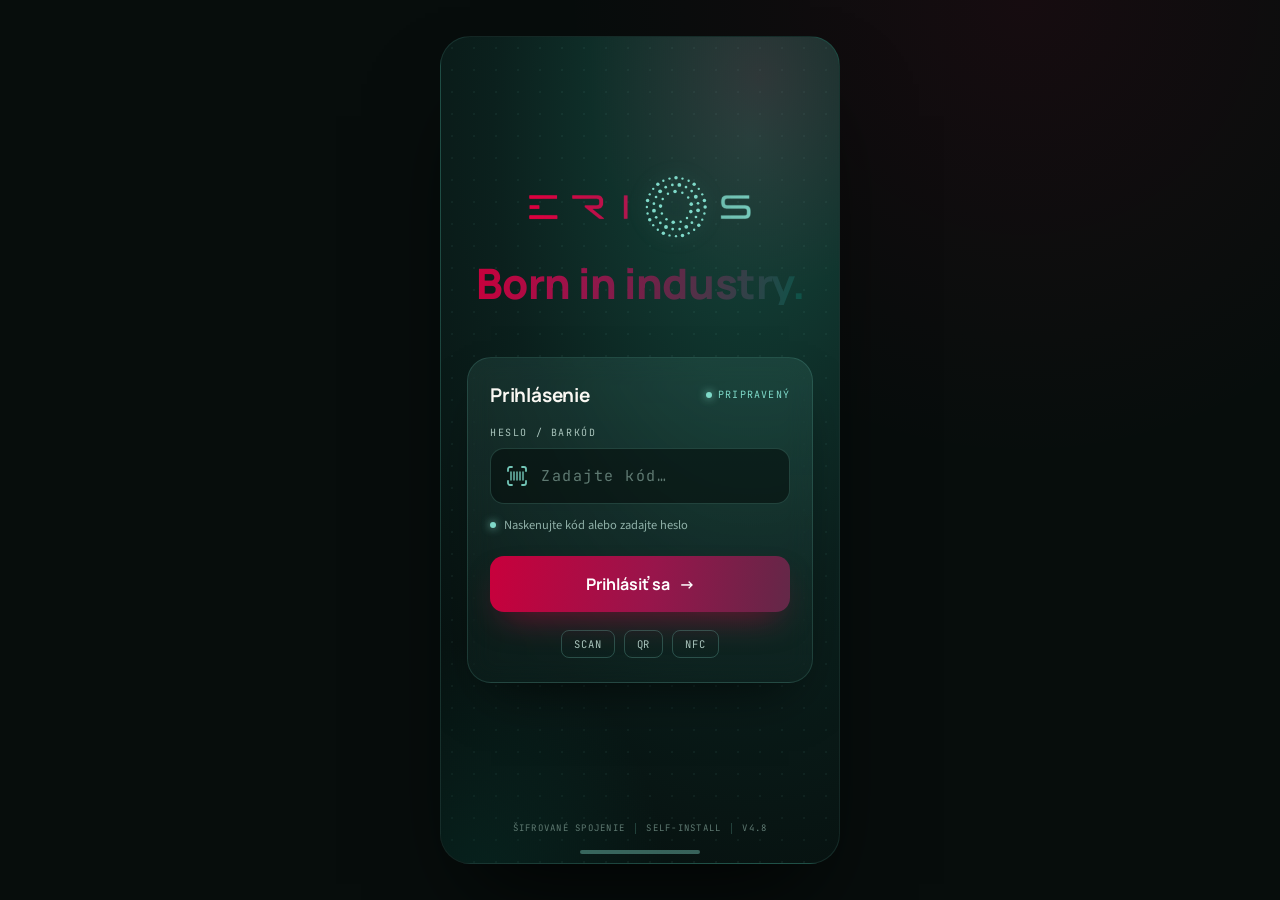
<file: app.html>
<!DOCTYPE html><html lang="sk"><head><meta charset="UTF-8">
<meta name="viewport" content="width=device-width, initial-scale=1.0, viewport-fit=cover, maximum-scale=1">
<meta name="theme-color" content="#0B201D"><meta name="apple-mobile-web-app-capable" content="yes">
<title>ERIOS — Prihlásenie</title><link rel="preconnect" href="https://fonts.googleapis.com"><link rel="preconnect" href="https://fonts.gstatic.com" crossorigin>
<link href="https://fonts.googleapis.com/css2?family=Manrope:wght@500;600;700;800&family=Source+Sans+3:wght@400;500;600&family=JetBrains+Mono:wght@400;500;700&display=swap" rel="stylesheet"><style>
:root{--crimson:#C8003C;--magenta:#98154B;--plum:#6C2448;--teal:#0C5448;--teal-ink:#0B201D;
  --paper:#FAF8F3;--ink:#0E211C;--teal-light:#7FD9C9;
  --grad:linear-gradient(100deg,var(--crimson) 0%,var(--magenta) 32%,var(--plum) 55%,var(--teal) 100%);
  --font-d:'Manrope',system-ui,sans-serif;--font-b:'Source Sans 3',system-ui,sans-serif;--font-m:'JetBrains Mono',ui-monospace,monospace}
*{margin:0;padding:0;box-sizing:border-box}

html,body{height:100%}
body{font-family:var(--font-b);color:var(--paper);background:#050b0a;-webkit-font-smoothing:antialiased}
#app{width:100%;min-height:100svh;overflow:hidden;
  padding-top:env(safe-area-inset-top);padding-bottom:env(safe-area-inset-bottom)}

#app{position:relative;display:flex;flex-direction:column;isolation:isolate;
  background:radial-gradient(130% 110% at 78% 12%,#15463c 0%,var(--teal-ink) 50%,#050b0a 100%)}
#app::before{content:"";position:absolute;inset:0;z-index:0;pointer-events:none;
  background:radial-gradient(72% 44% at 80% 5%,rgba(200,0,60,.15),transparent 60%),radial-gradient(82% 54% at 8% 105%,rgba(12,84,72,.32),transparent 60%),radial-gradient(rgba(127,217,201,.06) 1px,transparent 1.4px) 0 0/22px 22px}
#app::after{content:"";position:absolute;left:0;right:0;height:170px;z-index:5;pointer-events:none;top:-190px;opacity:0;
  background:linear-gradient(180deg,transparent,rgba(127,217,201,.20) 60%,rgba(127,217,201,.48));mix-blend-mode:screen}
#app.scanning::after{animation:sweep 1.25s cubic-bezier(.4,0,.2,1) infinite}
@keyframes sweep{0%{top:-190px;opacity:0}12%{opacity:1}88%{opacity:1}100%{top:106%;opacity:0}}

.statusbar{position:relative;z-index:6;display:flex;justify-content:space-between;align-items:center;padding:14px 24px 0;font-family:var(--font-m);font-size:11px;letter-spacing:.04em;color:#9fc3ba}
.statusbar .ind{display:flex;gap:4px;align-items:center}
.statusbar .ind i{width:4px;height:4px;border-radius:50%;background:var(--teal-light);opacity:.5}
.statusbar .ind i:nth-child(-n+3){opacity:1}
.batt{width:22px;height:11px;border:1px solid #6f938b;border-radius:3px;position:relative;display:inline-block;vertical-align:middle}
.batt::before{content:"";position:absolute;inset:2px;right:6px;background:var(--teal-light);border-radius:1px}
.batt::after{content:"";position:absolute;right:-3px;top:3px;width:2px;height:5px;background:#6f938b;border-radius:0 1px 1px 0}

.wrap{position:relative;z-index:6;flex:1;display:flex;flex-direction:column;justify-content:center;padding:18px 26px}
.group{display:flex;flex-direction:column;gap:clamp(34px,6vh,52px)}
.brand{display:flex;flex-direction:column;align-items:center}
.logo-live{display:flex;align-items:center;justify-content:center;height:clamp(50px,14vw,62px)}
.logo-live .eri{height:100%;width:auto;display:block}
.logo-live .s{height:100%;width:auto;display:block;margin-left:13px}
.logo-live .o-spin{height:100%;aspect-ratio:1;display:block;margin-left:15px;filter:drop-shadow(0 0 10px rgba(127,217,201,.25));transition:filter .3s}
.o-spin circle{fill:var(--teal-light)}
.o-spin .ring{transform-origin:50px 50px}
.o-spin .rA{animation:spin 42s linear infinite}.o-spin .rB{animation:spin 30s linear infinite reverse}.o-spin .rC{animation:spin 22s linear infinite}
@keyframes spin{to{transform:rotate(360deg)}}
#app.focused .o-spin{filter:drop-shadow(0 0 16px rgba(127,217,201,.55)) brightness(1.12)}
#app.scanning .o-spin .rA{animation-duration:6s}#app.scanning .o-spin .rC{animation-duration:4s}
#app.error .logo-live{animation:shake .42s cubic-bezier(.36,.07,.19,.97)}
@keyframes shake{10%,90%{transform:translateX(-2px)}20%,80%{transform:translateX(4px)}30%,50%,70%{transform:translateX(-6px)}40%,60%{transform:translateX(6px)}}

.born-grad{margin-top:24px;font-family:var(--font-d);font-weight:800;font-size:clamp(30px,9vw,42px);line-height:1.02;letter-spacing:-.01em;text-align:center;
  background:var(--grad);-webkit-background-clip:text;background-clip:text;color:transparent}

.card{background:linear-gradient(180deg,rgba(127,217,201,.10),rgba(127,217,201,.03));border:1px solid rgba(127,217,201,.16);border-radius:24px;padding:24px 22px;
  backdrop-filter:blur(12px);-webkit-backdrop-filter:blur(12px);box-shadow:0 26px 54px -24px rgba(0,0,0,.7)}
.card-head{display:flex;justify-content:space-between;align-items:center;margin-bottom:18px}
.card-head h2{font-family:var(--font-d);font-weight:700;font-size:19px;letter-spacing:-.01em}
.card-head .mode{font-family:var(--font-m);font-size:10px;letter-spacing:.12em;text-transform:uppercase;color:var(--teal-light);display:flex;align-items:center;gap:6px}
.mode .pip{width:6px;height:6px;border-radius:50%;background:var(--teal-light);box-shadow:0 0 8px var(--teal-light)}
.field-label{font-family:var(--font-m);font-size:10px;letter-spacing:.16em;text-transform:uppercase;color:#a9c4bc;margin-bottom:9px;display:block}
.field{position:relative;display:flex;align-items:center;gap:12px;background:rgba(5,11,10,.55);border:1.5px solid rgba(127,217,201,.2);border-radius:14px;padding:0 14px;height:56px;transition:border-color .2s,box-shadow .2s,background .2s}
#app.focused .field{border-color:var(--teal-light);box-shadow:0 0 0 4px rgba(127,217,201,.12);background:rgba(5,11,10,.7)}
#app.error .field{border-color:#ff476f;box-shadow:0 0 0 4px rgba(200,0,60,.16)}
.field .scan-ic{flex:0 0 auto;width:24px;height:24px;color:var(--teal-light);opacity:.9}
.field input{flex:1;background:none;border:0;outline:none;color:var(--paper);font-family:var(--font-m);font-size:15px;letter-spacing:.18em;height:100%}
.field input::placeholder{color:#5f7a72;letter-spacing:.1em}
.hint{display:flex;align-items:center;gap:8px;margin-top:12px;font-size:12.5px;color:#8fb0a8;min-height:16px;transition:color .2s}
.hint .pip{width:6px;height:6px;border-radius:50%;background:var(--teal-light);box-shadow:0 0 8px var(--teal-light);flex:0 0 auto}
#app.scanning .hint{color:var(--teal-light)}#app.error .hint{color:#ff7d9c}
#app.error .hint .pip{background:#ff476f;box-shadow:0 0 8px #ff476f}
.btn{margin-top:22px;width:100%;height:56px;border:0;cursor:pointer;border-radius:14px;background:var(--grad);background-size:170% 100%;color:#fff;font-family:var(--font-d);font-weight:700;font-size:16px;display:flex;align-items:center;justify-content:center;gap:9px;box-shadow:0 16px 34px -14px rgba(200,0,60,.6);transition:transform .16s,box-shadow .25s,background-position .4s}
.btn:hover{transform:translateY(-2px);background-position:100% 0;box-shadow:0 22px 44px -14px rgba(200,0,60,.7)}
.btn:active{transform:translateY(0)}
.btn .arr{transition:transform .2s}.btn:hover .arr{transform:translateX(4px)}
.methods{display:flex;align-items:center;justify-content:center;gap:9px;margin-top:18px}
.methods .key{font-family:var(--font-m);font-size:10.5px;letter-spacing:.08em;border:1px solid rgba(127,217,201,.25);border-radius:8px;padding:6px 12px;color:#a9c4bc}
.foot{position:relative;z-index:6;display:flex;align-items:center;justify-content:center;gap:10px;padding:0 26px 16px;font-family:var(--font-m);font-size:9px;letter-spacing:.14em;text-transform:uppercase;color:#5f7a72}
.foot .bar{width:1px;height:11px;background:rgba(127,217,201,.22)}
.homebar{position:relative;z-index:6;width:120px;height:4px;border-radius:99px;background:rgba(127,217,201,.4);margin:0 auto 9px}

/* on desktop, frame it to phone width so it's previewable there too */
@media (min-width:520px){
  body{display:grid;place-items:center;min-height:100vh;background:radial-gradient(60vw 60vw at 80% 0,rgba(200,0,60,.08),transparent 60%),#070d0c;padding:24px}
  #app{width:400px;min-height:auto;height:840px;max-height:92vh;border-radius:30px;border:1px solid rgba(127,217,201,.12);box-shadow:0 50px 90px -30px rgba(0,0,0,.8)}
}
</style></head>
<body><div id="app">
      <div class="wrap">
        <div class="group">
          <div class="brand">
            <div class="logo-live">
              <img class="eri" alt="ERI" src="[data-uri]">
              <svg class="o-spin" viewBox="0 0 100 100" aria-hidden="true">
  <g class="ring rA"><circle cx="97.00" cy="50.00" r="2.80"/><circle cx="95.82" cy="60.46" r="1.90"/><circle cx="92.35" cy="70.39" r="1.90"/><circle cx="86.75" cy="79.30" r="2.80"/><circle cx="79.30" cy="86.75" r="1.90"/><circle cx="70.39" cy="92.35" r="1.90"/><circle cx="60.46" cy="95.82" r="2.80"/><circle cx="50.00" cy="97.00" r="1.90"/><circle cx="39.54" cy="95.82" r="1.90"/><circle cx="29.61" cy="92.35" r="2.80"/><circle cx="20.70" cy="86.75" r="1.90"/><circle cx="13.25" cy="79.30" r="1.90"/><circle cx="7.65" cy="70.39" r="2.80"/><circle cx="4.18" cy="60.46" r="1.90"/><circle cx="3.00" cy="50.00" r="1.90"/><circle cx="4.18" cy="39.54" r="2.80"/><circle cx="7.65" cy="29.61" r="1.90"/><circle cx="13.25" cy="20.70" r="1.90"/><circle cx="20.70" cy="13.25" r="2.80"/><circle cx="29.61" cy="7.65" r="1.90"/><circle cx="39.54" cy="4.18" r="1.90"/><circle cx="50.00" cy="3.00" r="2.80"/><circle cx="60.46" cy="4.18" r="1.90"/><circle cx="70.39" cy="7.65" r="1.90"/><circle cx="79.30" cy="13.25" r="2.80"/><circle cx="86.75" cy="20.70" r="1.90"/><circle cx="92.35" cy="29.61" r="1.90"/><circle cx="95.82" cy="39.54" r="2.80"/></g>
  <g class="ring rB"><circle cx="85.60" cy="55.38" r="3.10"/><circle cx="82.19" cy="66.12" r="2.20"/><circle cx="75.64" cy="75.27" r="2.20"/><circle cx="66.57" cy="81.96" r="3.10"/><circle cx="55.88" cy="85.52" r="2.20"/><circle cx="44.62" cy="85.60" r="2.20"/><circle cx="33.88" cy="82.19" r="3.10"/><circle cx="24.73" cy="75.64" r="2.20"/><circle cx="18.04" cy="66.57" r="2.20"/><circle cx="14.48" cy="55.88" r="3.10"/><circle cx="14.40" cy="44.62" r="2.20"/><circle cx="17.81" cy="33.88" r="2.20"/><circle cx="24.36" cy="24.73" r="3.10"/><circle cx="33.43" cy="18.04" r="2.20"/><circle cx="44.12" cy="14.48" r="2.20"/><circle cx="55.38" cy="14.40" r="3.10"/><circle cx="66.12" cy="17.81" r="2.20"/><circle cx="75.27" cy="24.36" r="2.20"/><circle cx="81.96" cy="33.43" r="3.10"/><circle cx="85.52" cy="44.12" r="2.20"/></g>
  <g class="ring rC"><circle cx="73.88" cy="57.39" r="2.90"/><circle cx="67.71" cy="67.64" r="2.00"/><circle cx="57.49" cy="73.85" r="2.00"/><circle cx="45.54" cy="74.60" r="2.90"/><circle cx="34.62" cy="69.71" r="2.00"/><circle cx="27.22" cy="60.31" r="2.00"/><circle cx="25.04" cy="48.54" r="2.90"/><circle cx="28.58" cy="37.11" r="2.00"/><circle cx="37.02" cy="28.63" r="2.00"/><circle cx="48.44" cy="25.05" r="2.90"/><circle cx="60.21" cy="27.18" r="2.00"/><circle cx="69.65" cy="34.54" r="2.00"/><circle cx="74.58" cy="45.44" r="2.90"/></g>
</svg>
              <img class="s" alt="S" src="[data-uri]">
            </div>
            <h1 class="born-grad">Born in industry.</h1>
          </div>
          <div class="card">
            <div class="card-head"><h2>Prihlásenie</h2><span class="mode" id="mode"><span class="pip"></span>Pripravený</span></div>
            <label class="field-label" for="pw">Heslo / Barkód</label>
            <div class="field"><svg class="scan-ic" viewBox="0 0 24 24" fill="none" stroke="currentColor" stroke-width="1.8" stroke-linecap="round"><path d="M3 7V5a2 2 0 0 1 2-2h2M17 3h2a2 2 0 0 1 2 2v2M21 17v2a2 2 0 0 1-2 2h-2M7 21H5a2 2 0 0 1-2-2v-2"/><path d="M6 8v8M9 8v8M12 8v8M15 8v8M18 8v8" stroke-width="1.4"/></svg><input id="pw" type="password" placeholder="Zadajte kód…" autocomplete="off" spellcheck="false"></div>
            <div class="hint" id="hint"><span class="pip"></span><span id="hint-txt">Naskenujte kód alebo zadajte heslo</span></div>
            <button class="btn" id="loginBtn">Prihlásiť sa <span class="arr">→</span></button>
            <div class="methods"><span class="key">SCAN</span><span class="key">QR</span><span class="key">NFC</span></div>
          </div>
        </div>
      </div>
      <div class="foot"><span>Šifrované spojenie</span><span class="bar"></span><span>self-install</span><span class="bar"></span><span>v4.8</span></div><div class="homebar"></div></div><script>
const screen=document.getElementById('screen')||document.getElementById('app'),pw=document.getElementById('pw'),btn=document.getElementById('loginBtn'),mode=document.getElementById('mode'),hintTxt=document.getElementById('hint-txt');
const st={rest:{m:'Pripravený',h:'Naskenujte kód alebo zadajte heslo'},focused:{m:'Zadávanie',h:'Zadajte heslo alebo naskenujte kód zamestnanca'},scanning:{m:'Skenujem…',h:'Načítavam čiarový kód…'},error:{m:'Odmietnuté',h:'Neplatný kód alebo heslo — skúste znova'}};
const base=screen.className.split(' ')[0];
function set(s){screen.className=base+(s==='rest'?'':' '+s);mode.innerHTML='<span class="pip"></span>'+st[s].m;hintTxt.textContent=st[s].h;const d=document.querySelectorAll('.deck button');d.forEach(b=>b.classList.toggle('on',b.dataset.s===s));}
const deck=document.querySelectorAll('.deck button');deck.forEach(b=>b.addEventListener('click',()=>set(b.dataset.s)));
pw.addEventListener('focus',()=>set('focused'));pw.addEventListener('blur',()=>{if(!pw.value)set('rest')});
btn.addEventListener('click',()=>{set('scanning');setTimeout(()=>{if(pw.value.length>=4){mode.innerHTML='<span class="pip"></span>Vitajte';hintTxt.textContent='Prihlásenie úspešné';screen.className=base;}else set('error');},1400);});
</script></body></html>
</file>
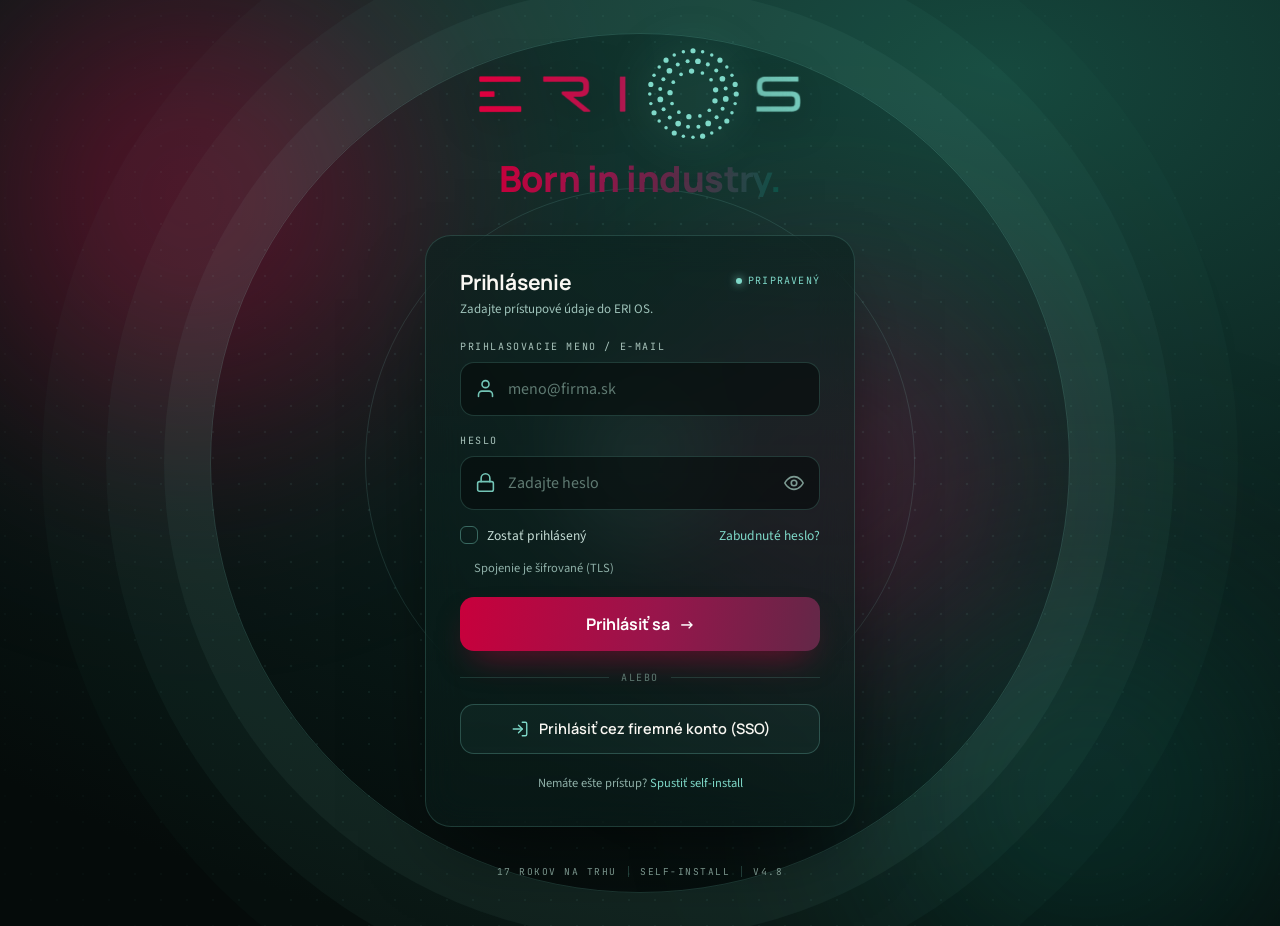
<file: eri-login.html>
<!DOCTYPE html><html lang="sk"><head><meta charset="UTF-8">
<meta name="viewport" content="width=device-width, initial-scale=1.0, viewport-fit=cover">
<title>ERI OS — Prihlásenie</title>
<meta name="description" content="Prihlásenie do systému ERI OS.">
<meta name="theme-color" content="#0B201D">
<!-- PWA -->
<link rel="manifest" href="[data-uri]">
<meta name="mobile-web-app-capable" content="yes">
<meta name="apple-mobile-web-app-capable" content="yes">
<meta name="apple-mobile-web-app-status-bar-style" content="black-translucent">
<meta name="apple-mobile-web-app-title" content="ERIOS">
<link rel="apple-touch-icon" href="[data-uri]">
<link rel="icon" href="[data-uri]">
<link rel="preconnect" href="https://fonts.googleapis.com"><link rel="preconnect" href="https://fonts.gstatic.com" crossorigin>
<link href="https://fonts.googleapis.com/css2?family=Manrope:wght@500;600;700;800&family=Source+Sans+3:ital,wght@0,400;0,500;0,600;1,400&family=JetBrains+Mono:wght@400;500;700&display=swap" rel="stylesheet">
<style>
:root{--crimson:#C8003C;--magenta:#98154B;--plum:#6C2448;--teal:#0C5448;--teal-ink:#0B201D;
  --paper:#FAF8F3;--ink:#0E211C;--teal-light:#7FD9C9;
  --grad:linear-gradient(100deg,var(--crimson) 0%,var(--magenta) 32%,var(--plum) 55%,var(--teal) 100%);
  --font-d:'Manrope',system-ui,sans-serif;--font-b:'Source Sans 3',system-ui,sans-serif;--font-m:'JetBrains Mono',ui-monospace,monospace}
*{margin:0;padding:0;box-sizing:border-box}
html,body{min-height:100%}
body{font-family:var(--font-b);color:var(--paper);background:#050b0a;-webkit-font-smoothing:antialiased}

#app{position:relative;min-height:100svh;overflow:hidden;isolation:isolate;display:flex;align-items:center;justify-content:center;
  padding:clamp(20px,5vw,48px);
  padding-top:max(clamp(20px,5vw,48px),env(safe-area-inset-top));
  padding-bottom:max(clamp(20px,5vw,48px),env(safe-area-inset-bottom));
  padding-left:max(clamp(20px,5vw,48px),env(safe-area-inset-left));
  padding-right:max(clamp(20px,5vw,48px),env(safe-area-inset-right));
  background:radial-gradient(120% 100% at 78% 8%,#15463c 0%,var(--teal-ink) 52%,#050b0a 100%)}

/* ===== živé pozadie: pulzujúce "oko" (prevzaté zo sekcie Born in industry) ===== */
.bg{position:absolute;inset:0;z-index:0;overflow:hidden;pointer-events:none}
.bg .blob{position:absolute;border-radius:50%;filter:blur(90px);opacity:.5;mix-blend-mode:screen;will-change:transform}
.bg .b1{width:54vw;height:54vw;background:radial-gradient(circle,var(--crimson),transparent 68%);top:-16%;left:-12%;animation:blobA 19s ease-in-out infinite}
.bg .b2{width:50vw;height:50vw;background:radial-gradient(circle,var(--teal),transparent 68%);bottom:-20%;right:-10%;animation:blobB 23s ease-in-out infinite}
.bg .b3{width:42vw;height:42vw;background:radial-gradient(circle,var(--magenta),transparent 70%);top:22%;left:44%;animation:blobC 27s ease-in-out infinite}
.bg .dots{position:absolute;inset:-25%;background-image:radial-gradient(rgba(127,217,201,.22) 1.3px,transparent 1.6px);background-size:26px 26px;opacity:.5;
  animation:dotsDrift 26s linear infinite;
  -webkit-mask-image:radial-gradient(circle at 50% 50%,#000 10%,transparent 72%);mask-image:radial-gradient(circle at 50% 50%,#000 10%,transparent 72%)}
/* oko — sústredné pulzujúce krúžky + jemná zrenička */
.eye{position:absolute;top:50%;left:50%;width:min(88vw,860px);aspect-ratio:1;transform:translate(-50%,-50%);border-radius:50%;
  border:1px solid rgba(127,217,201,.20);
  box-shadow:0 0 0 46px rgba(127,217,201,.055),0 0 0 104px rgba(127,217,201,.035),0 0 0 168px rgba(127,217,201,.02);
  animation:eyePulse 6s ease-in-out infinite}
.eye::before{content:"";position:absolute;inset:18%;border-radius:50%;border:1px solid rgba(127,217,201,.14);
  animation:eyePulse 6s ease-in-out infinite reverse}
.eye::after{content:"";position:absolute;inset:36%;border-radius:50%;
  background:radial-gradient(circle,rgba(127,217,201,.16),rgba(127,217,201,.04) 55%,transparent 72%);
  animation:pupil 6s ease-in-out infinite}

@keyframes blobA{0%,100%{transform:translate(0,0) scale(1)}50%{transform:translate(8vw,5vw) scale(1.12)}}
@keyframes blobB{0%,100%{transform:translate(0,0) scale(1)}50%{transform:translate(-7vw,-4vw) scale(1.15)}}
@keyframes blobC{0%,100%{transform:translate(0,0) scale(1)}33%{transform:translate(-6vw,4vw) scale(1.1)}66%{transform:translate(5vw,-5vw) scale(.92)}}
@keyframes dotsDrift{to{transform:translate(26px,26px)}}
@keyframes eyePulse{0%,100%{opacity:.6;transform:translate(-50%,-50%) scale(1)}50%{opacity:1;transform:translate(-50%,-50%) scale(1.045)}}
@keyframes pupil{0%,100%{opacity:.7;transform:scale(1)}50%{opacity:1;transform:scale(1.12)}}

/* centered column */
.shell{position:relative;z-index:6;width:100%;max-width:430px;display:flex;flex-direction:column;align-items:center;gap:clamp(24px,4.5vh,38px)}

/* brand — väčšie, výraznejšie logo */
.brand{display:flex;flex-direction:column;align-items:center;gap:20px;text-align:center;
  opacity:0;animation:rise .8s .06s cubic-bezier(.2,.7,.2,1) forwards}
.logo-live{display:flex;align-items:center;justify-content:center;height:clamp(62px,18vw,92px)}
.logo-live .eri{height:100%;width:auto;display:block;filter:drop-shadow(0 6px 22px rgba(0,0,0,.45))}
.logo-live .s{height:100%;width:auto;display:block;margin-left:16px;filter:drop-shadow(0 6px 22px rgba(0,0,0,.45))}
.logo-live .o-spin{height:100%;aspect-ratio:1;display:block;margin-left:18px;filter:drop-shadow(0 0 22px rgba(127,217,201,.55))}
.o-spin circle{fill:var(--teal-light)}.o-spin .ring{transform-origin:50px 50px}
.o-spin .rA{animation:spin 42s linear infinite}.o-spin .rB{animation:spin 30s linear infinite reverse}.o-spin .rC{animation:spin 22s linear infinite}
.born-grad{font-family:var(--font-d);font-weight:800;font-size:clamp(27px,7.5vw,36px);line-height:1.04;letter-spacing:-.015em;
  background:var(--grad);-webkit-background-clip:text;background-clip:text;color:transparent}

/* card */
.card{width:100%;background:linear-gradient(180deg,rgba(11,32,29,.62),rgba(11,32,29,.46));
  border:1px solid rgba(127,217,201,.18);border-radius:26px;padding:clamp(24px,6vw,34px);
  backdrop-filter:blur(18px) saturate(1.1);-webkit-backdrop-filter:blur(18px) saturate(1.1);box-shadow:0 34px 80px -30px rgba(0,0,0,.8);
  opacity:0;animation:rise .8s .18s cubic-bezier(.2,.7,.2,1) forwards}
.card-head{display:flex;justify-content:space-between;align-items:flex-start;margin-bottom:22px;gap:14px}
.card-head h1{font-family:var(--font-d);font-weight:700;font-size:21px;letter-spacing:-.01em;line-height:1.15}
.card-head .sub{font-size:13px;color:#9fc3ba;margin-top:5px}
.mode{font-family:var(--font-m);font-size:10px;letter-spacing:.12em;text-transform:uppercase;color:var(--teal-light);
  display:flex;align-items:center;gap:6px;white-space:nowrap;padding-top:4px}
.mode .pip{width:6px;height:6px;border-radius:50%;background:var(--teal-light);box-shadow:0 0 8px var(--teal-light)}

.field-label{font-family:var(--font-m);font-size:10px;letter-spacing:.16em;text-transform:uppercase;color:#a9c4bc;margin:18px 0 9px;display:block}
.field-label:first-of-type{margin-top:0}
.field{position:relative;display:flex;align-items:center;gap:12px;background:rgba(5,11,10,.6);
  border:1.5px solid rgba(127,217,201,.2);border-radius:14px;padding:0 14px;height:54px;
  transition:border-color .2s,box-shadow .2s,background .2s}
.field.on{border-color:var(--teal-light);box-shadow:0 0 0 4px rgba(127,217,201,.12);background:rgba(5,11,10,.78)}
#app.error .field{border-color:#ff476f;box-shadow:0 0 0 4px rgba(200,0,60,.16)}
.field .ic{flex:0 0 auto;width:21px;height:21px;color:var(--teal-light);opacity:.9}
.field input{flex:1;min-width:0;background:none;border:0;outline:none;color:var(--paper);font-family:var(--font-b);font-size:16px;height:100%}
.field input::placeholder{color:#5f7a72}
.field .eye-t{flex:0 0 auto;width:22px;height:22px;color:#7c9a92;cursor:pointer;transition:color .2s}
.field .eye-t:hover{color:var(--teal-light)}

.row{display:flex;align-items:center;justify-content:space-between;margin-top:16px;gap:10px}
.remember{display:flex;align-items:center;gap:9px;cursor:pointer;font-size:13.5px;color:#c6ddd6;user-select:none}
.box{width:18px;height:18px;border-radius:6px;border:1.5px solid rgba(127,217,201,.4);display:grid;place-items:center;transition:.18s;flex:0 0 auto}
.remember input{display:none}
.remember input:checked + .box{background:var(--grad);border-color:transparent}
.box svg{width:11px;height:11px;color:#fff;opacity:0;transition:.18s;transform:scale(.6)}
.remember input:checked + .box svg{opacity:1;transform:scale(1)}
.forgot{font-size:13.5px;color:var(--teal-light);text-decoration:none;transition:.2s}
.forgot:hover{text-decoration:underline;text-underline-offset:3px}

.hint{display:flex;align-items:center;gap:8px;margin-top:14px;min-height:16px;font-size:12.5px;color:#8fb0a8;transition:color .2s}
.hint .pip{width:6px;height:6px;border-radius:50%;background:var(--teal-light);box-shadow:0 0 8px var(--teal-light);flex:0 0 auto;opacity:0;transition:.2s}
#app.scanning .hint{color:var(--teal-light)}#app.scanning .hint .pip{opacity:1}
#app.error .hint{color:#ff7d9c}#app.error .hint .pip{opacity:1;background:#ff476f;box-shadow:0 0 8px #ff476f}

.btn{margin-top:20px;width:100%;height:54px;border:0;cursor:pointer;border-radius:14px;background:var(--grad);background-size:170% 100%;
  color:#fff;font-family:var(--font-d);font-weight:700;font-size:16px;display:flex;align-items:center;justify-content:center;gap:9px;
  box-shadow:0 16px 34px -14px rgba(200,0,60,.6);transition:transform .16s,box-shadow .25s,background-position .4s}
.btn:hover{transform:translateY(-2px);background-position:100% 0;box-shadow:0 22px 44px -14px rgba(200,0,60,.7)}
.btn:active{transform:translateY(0)}
.btn .arr{transition:transform .2s}.btn:hover .arr{transform:translateX(4px)}
#app.scanning .btn{pointer-events:none;opacity:.85}

.divider{display:flex;align-items:center;gap:12px;margin:20px 0;color:#5f7a72;font-family:var(--font-m);font-size:10px;letter-spacing:.16em;text-transform:uppercase}
.divider::before,.divider::after{content:"";flex:1;height:1px;background:rgba(127,217,201,.16)}
.btn-sso{width:100%;height:50px;border:1px solid rgba(127,217,201,.25);background:rgba(127,217,201,.05);cursor:pointer;border-radius:14px;
  color:var(--paper);font-family:var(--font-d);font-weight:600;font-size:14.5px;display:flex;align-items:center;justify-content:center;gap:10px;
  transition:border-color .2s,background .2s,transform .16s}
.btn-sso:hover{border-color:var(--teal-light);background:rgba(127,217,201,.1);transform:translateY(-1px)}
.btn-sso svg{width:18px;height:18px;color:var(--teal-light)}

.note{margin-top:20px;text-align:center;font-size:12.5px;color:#8fb0a8}
.note a{color:var(--teal-light);text-decoration:none}.note a:hover{text-decoration:underline;text-underline-offset:3px}

.foot{display:flex;align-items:center;justify-content:center;gap:11px;font-family:var(--font-m);font-size:9.5px;letter-spacing:.16em;text-transform:uppercase;color:#7a958c;
  opacity:0;animation:rise .8s .34s cubic-bezier(.2,.7,.2,1) forwards}
.foot .bar{width:1px;height:11px;background:rgba(127,217,201,.22)}

@keyframes spin{to{transform:rotate(360deg)}}
@keyframes rise{from{opacity:0;transform:translateY(14px)}to{opacity:1;transform:none}}
#app.error .card{animation:shake .42s cubic-bezier(.36,.07,.19,.97)}
@keyframes shake{10%,90%{transform:translateX(-2px)}20%,80%{transform:translateX(4px)}30%,50%,70%{transform:translateX(-6px)}40%,60%{transform:translateX(6px)}}
@media (prefers-reduced-motion:reduce){*{animation:none!important}.brand,.card,.foot{opacity:1}.eye{opacity:.8}}

@media (max-width:380px){
  .card{padding:22px 18px;border-radius:22px}
  .card-head h1{font-size:19px}
  .born-grad{font-size:24px}
}
@media (display-mode:standalone){
  #app{padding-top:max(34px,env(safe-area-inset-top))}
}
</style></head>
<body><div id="app">

  <div class="bg" aria-hidden="true">
    <span class="eye"></span>
    <span class="dots"></span>
    <span class="blob b1"></span>
    <span class="blob b2"></span>
    <span class="blob b3"></span>
  </div>

  <div class="shell">

    <div class="brand">
      <div class="logo-live">
        <img class="eri" alt="ERI" src="[data-uri]">
        <svg class="o-spin" viewBox="0 0 100 100" aria-hidden="true">
  <g class="ring rA"><circle cx="97.00" cy="50.00" r="2.80"/><circle cx="95.82" cy="60.46" r="1.90"/><circle cx="92.35" cy="70.39" r="1.90"/><circle cx="86.75" cy="79.30" r="2.80"/><circle cx="79.30" cy="86.75" r="1.90"/><circle cx="70.39" cy="92.35" r="1.90"/><circle cx="60.46" cy="95.82" r="2.80"/><circle cx="50.00" cy="97.00" r="1.90"/><circle cx="39.54" cy="95.82" r="1.90"/><circle cx="29.61" cy="92.35" r="2.80"/><circle cx="20.70" cy="86.75" r="1.90"/><circle cx="13.25" cy="79.30" r="1.90"/><circle cx="7.65" cy="70.39" r="2.80"/><circle cx="4.18" cy="60.46" r="1.90"/><circle cx="3.00" cy="50.00" r="1.90"/><circle cx="4.18" cy="39.54" r="2.80"/><circle cx="7.65" cy="29.61" r="1.90"/><circle cx="13.25" cy="20.70" r="1.90"/><circle cx="20.70" cy="13.25" r="2.80"/><circle cx="29.61" cy="7.65" r="1.90"/><circle cx="39.54" cy="4.18" r="1.90"/><circle cx="50.00" cy="3.00" r="2.80"/><circle cx="60.46" cy="4.18" r="1.90"/><circle cx="70.39" cy="7.65" r="1.90"/><circle cx="79.30" cy="13.25" r="2.80"/><circle cx="86.75" cy="20.70" r="1.90"/><circle cx="92.35" cy="29.61" r="1.90"/><circle cx="95.82" cy="39.54" r="2.80"/></g>
  <g class="ring rB"><circle cx="85.60" cy="55.38" r="3.10"/><circle cx="82.19" cy="66.12" r="2.20"/><circle cx="75.64" cy="75.27" r="2.20"/><circle cx="66.57" cy="81.96" r="3.10"/><circle cx="55.88" cy="85.52" r="2.20"/><circle cx="44.62" cy="85.60" r="2.20"/><circle cx="33.88" cy="82.19" r="3.10"/><circle cx="24.73" cy="75.64" r="2.20"/><circle cx="18.04" cy="66.57" r="2.20"/><circle cx="14.48" cy="55.88" r="3.10"/><circle cx="14.40" cy="44.62" r="2.20"/><circle cx="17.81" cy="33.88" r="2.20"/><circle cx="24.36" cy="24.73" r="3.10"/><circle cx="33.43" cy="18.04" r="2.20"/><circle cx="44.12" cy="14.48" r="2.20"/><circle cx="55.38" cy="14.40" r="3.10"/><circle cx="66.12" cy="17.81" r="2.20"/><circle cx="75.27" cy="24.36" r="2.20"/><circle cx="81.96" cy="33.43" r="3.10"/><circle cx="85.52" cy="44.12" r="2.20"/></g>
  <g class="ring rC"><circle cx="73.88" cy="57.39" r="2.90"/><circle cx="67.71" cy="67.64" r="2.00"/><circle cx="57.49" cy="73.85" r="2.00"/><circle cx="45.54" cy="74.60" r="2.90"/><circle cx="34.62" cy="69.71" r="2.00"/><circle cx="27.22" cy="60.31" r="2.00"/><circle cx="25.04" cy="48.54" r="2.90"/><circle cx="28.58" cy="37.11" r="2.00"/><circle cx="37.02" cy="28.63" r="2.00"/><circle cx="48.44" cy="25.05" r="2.90"/><circle cx="60.21" cy="27.18" r="2.00"/><circle cx="69.65" cy="34.54" r="2.00"/><circle cx="74.58" cy="45.44" r="2.90"/></g>
</svg>
        <img class="s" alt="S" src="[data-uri]">
      </div>
      <h1 class="born-grad">Born in industry.</h1>
    </div>

    <div class="card">
      <div class="card-head">
        <div>
          <h1>Prihlásenie</h1>
          <p class="sub">Zadajte prístupové údaje do ERI OS.</p>
        </div>
        <span class="mode" id="mode"><span class="pip"></span>Pripravený</span>
      </div>

      <label class="field-label" for="user">Prihlasovacie meno / e-mail</label>
      <div class="field" id="f-user">
        <svg class="ic" viewBox="0 0 24 24" fill="none" stroke="currentColor" stroke-width="1.8" stroke-linecap="round" stroke-linejoin="round"><path d="M20 21v-2a4 4 0 0 0-4-4H8a4 4 0 0 0-4 4v2"/><circle cx="12" cy="7" r="4"/></svg>
        <input id="user" type="text" inputmode="email" placeholder="meno@firma.sk" autocomplete="username" spellcheck="false">
      </div>

      <label class="field-label" for="pw">Heslo</label>
      <div class="field" id="f-pw">
        <svg class="ic" viewBox="0 0 24 24" fill="none" stroke="currentColor" stroke-width="1.8" stroke-linecap="round" stroke-linejoin="round"><rect x="3" y="11" width="18" height="11" rx="2"/><path d="M7 11V7a5 5 0 0 1 10 0v4"/></svg>
        <input id="pw" type="password" placeholder="Zadajte heslo" autocomplete="current-password" spellcheck="false">
        <svg class="eye-t" id="eye" viewBox="0 0 24 24" fill="none" stroke="currentColor" stroke-width="1.8" stroke-linecap="round" stroke-linejoin="round"><path d="M2 12s3.5-7 10-7 10 7 10 7-3.5 7-10 7-10-7-10-7Z"/><circle cx="12" cy="12" r="3"/></svg>
      </div>

      <div class="row">
        <label class="remember"><input type="checkbox" id="remember"><span class="box"><svg viewBox="0 0 24 24" fill="none" stroke="currentColor" stroke-width="3" stroke-linecap="round" stroke-linejoin="round"><path d="M20 6 9 17l-5-5"/></svg></span>Zostať prihlásený</label>
        <a class="forgot" href="#" id="forgot">Zabudnuté heslo?</a>
      </div>

      <div class="hint" id="hint"><span class="pip"></span><span id="hint-txt">Spojenie je šifrované (TLS)</span></div>

      <button class="btn" id="loginBtn">Prihlásiť sa <span class="arr">&rarr;</span></button>

      <div class="divider">alebo</div>

      <button class="btn-sso" id="ssoBtn">
        <svg viewBox="0 0 24 24" fill="none" stroke="currentColor" stroke-width="1.8" stroke-linecap="round" stroke-linejoin="round"><path d="M15 3h4a2 2 0 0 1 2 2v14a2 2 0 0 1-2 2h-4"/><path d="m10 17 5-5-5-5"/><path d="M15 12H3"/></svg>
        Prihlásiť cez firemné konto (SSO)
      </button>

      <p class="note">Nemáte ešte prístup? <a href="#" id="install">Spustiť self-install</a></p>
    </div>

    <div class="foot"><span>17 rokov na trhu</span><span class="bar"></span><span>self-install</span><span class="bar"></span><span>v4.8</span></div>

  </div>
</div>
<script>
const app=document.getElementById('app'),user=document.getElementById('user'),pw=document.getElementById('pw'),
  btn=document.getElementById('loginBtn'),mode=document.getElementById('mode'),hintTxt=document.getElementById('hint-txt'),
  fUser=document.getElementById('f-user'),fPw=document.getElementById('f-pw'),eye=document.getElementById('eye');

const st={
  rest:{m:'Pripravený',h:'Spojenie je šifrované (TLS)'},
  focused:{m:'Zadávanie',h:'Zadajte prihlasovacie údaje'},
  scanning:{m:'Overujem…',h:'Overujem prístupové údaje…'},
  error:{m:'Odmietnuté',h:'Nesprávne meno alebo heslo — skúste znova'}
};
function set(s){app.className=(s==='rest'?'':s);mode.innerHTML='<span class="pip"></span>'+st[s].m;hintTxt.textContent=st[s].h;}

[ [user,fUser],[pw,fPw] ].forEach(([inp,box])=>{
  inp.addEventListener('focus',()=>{box.classList.add('on');if(!app.className)set('focused');});
  inp.addEventListener('blur',()=>{box.classList.remove('on');if(!user.value&&!pw.value)set('rest');});
});

eye.addEventListener('click',()=>{
  const show=pw.type==='password';pw.type=show?'text':'password';
  eye.style.color=show?'var(--teal-light)':'';
});

function attempt(){
  set('scanning');
  setTimeout(()=>{
    if(user.value.trim().length>=4 && pw.value.length>=4){
      mode.innerHTML='<span class="pip"></span>Vitajte';hintTxt.textContent='Prihlásenie úspešné — presmerúvam…';app.className='';
    } else { set('error'); }
  },1300);
}
btn.addEventListener('click',attempt);
[user,pw].forEach(i=>i.addEventListener('keydown',e=>{if(e.key==='Enter')attempt();}));

document.getElementById('ssoBtn').addEventListener('click',()=>{set('scanning');hintTxt.textContent='Presmerúvam na firemné konto…';});
document.getElementById('forgot').addEventListener('click',e=>{e.preventDefault();hintTxt.textContent='Odkaz na obnovu hesla bol odoslaný na e-mail.';});
document.getElementById('install').addEventListener('click',e=>e.preventDefault());
</script></body></html>
</file>
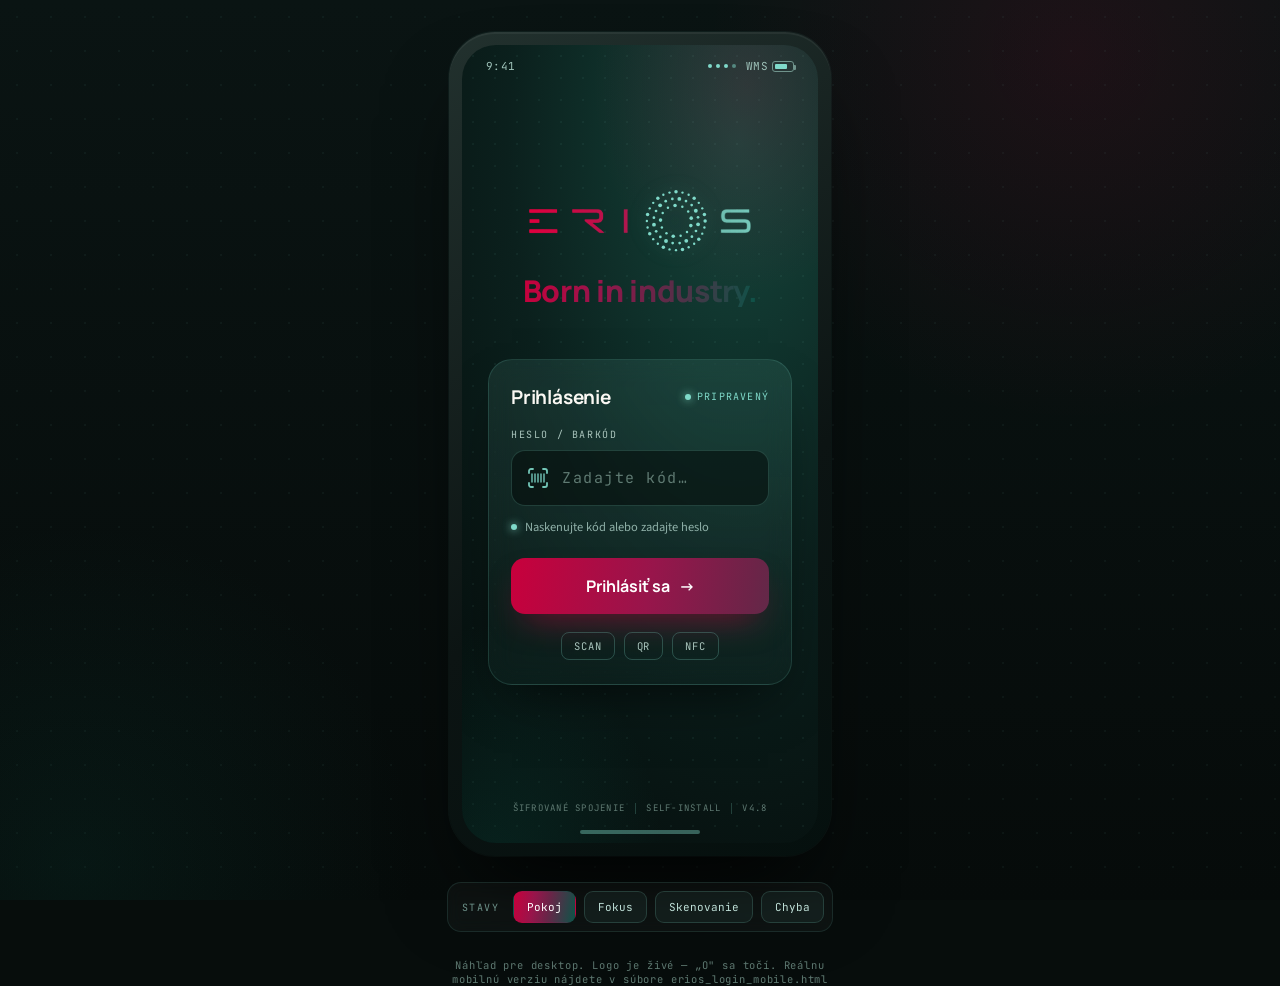
<file: login.html>
<!DOCTYPE html><html lang="sk"><head><meta charset="UTF-8"><meta name="viewport" content="width=device-width, initial-scale=1.0">
<title>ERIOS — Prihlásenie (náhľad)</title><link rel="preconnect" href="https://fonts.googleapis.com"><link rel="preconnect" href="https://fonts.gstatic.com" crossorigin>
<link href="https://fonts.googleapis.com/css2?family=Manrope:wght@500;600;700;800&family=Source+Sans+3:wght@400;500;600&family=JetBrains+Mono:wght@400;500;700&display=swap" rel="stylesheet"><style>
:root{--crimson:#C8003C;--magenta:#98154B;--plum:#6C2448;--teal:#0C5448;--teal-ink:#0B201D;
  --paper:#FAF8F3;--ink:#0E211C;--teal-light:#7FD9C9;
  --grad:linear-gradient(100deg,var(--crimson) 0%,var(--magenta) 32%,var(--plum) 55%,var(--teal) 100%);
  --font-d:'Manrope',system-ui,sans-serif;--font-b:'Source Sans 3',system-ui,sans-serif;--font-m:'JetBrains Mono',ui-monospace,monospace}
*{margin:0;padding:0;box-sizing:border-box}

html,body{height:100%}
body{font-family:var(--font-b);background:#070d0c;color:var(--paper);min-height:100vh;display:grid;place-items:center;padding:32px 16px;-webkit-font-smoothing:antialiased}
body::before{content:"";position:fixed;inset:0;z-index:0;pointer-events:none;background:radial-gradient(48vw 48vw at 84% 6%,rgba(200,0,60,.10),transparent 60%),radial-gradient(44vw 44vw at 6% 96%,rgba(12,84,72,.16),transparent 60%),radial-gradient(rgba(127,217,201,.05) 1px,transparent 1.5px) 0 0/34px 34px,linear-gradient(180deg,#0a1413,#060b0a)}
.stage{position:relative;z-index:1;display:flex;flex-direction:column;align-items:center;gap:26px;width:100%}
.device{position:relative;width:382px;max-width:100%;aspect-ratio:382/824;border-radius:46px;padding:13px;background:linear-gradient(150deg,#22312e,#0c1413 60%,#05100e);box-shadow:0 2px 0 rgba(255,255,255,.05) inset,0 50px 90px -30px rgba(0,0,0,.85),0 0 0 1px rgba(127,217,201,.06)}
.screen{height:100%;width:100%;border-radius:34px;overflow:hidden}

.screen{position:relative;display:flex;flex-direction:column;isolation:isolate;
  background:radial-gradient(130% 110% at 78% 12%,#15463c 0%,var(--teal-ink) 50%,#050b0a 100%)}
.screen::before{content:"";position:absolute;inset:0;z-index:0;pointer-events:none;
  background:radial-gradient(72% 44% at 80% 5%,rgba(200,0,60,.15),transparent 60%),radial-gradient(82% 54% at 8% 105%,rgba(12,84,72,.32),transparent 60%),radial-gradient(rgba(127,217,201,.06) 1px,transparent 1.4px) 0 0/22px 22px}
.screen::after{content:"";position:absolute;left:0;right:0;height:170px;z-index:5;pointer-events:none;top:-190px;opacity:0;
  background:linear-gradient(180deg,transparent,rgba(127,217,201,.20) 60%,rgba(127,217,201,.48));mix-blend-mode:screen}
.screen.scanning::after{animation:sweep 1.25s cubic-bezier(.4,0,.2,1) infinite}
@keyframes sweep{0%{top:-190px;opacity:0}12%{opacity:1}88%{opacity:1}100%{top:106%;opacity:0}}

.statusbar{position:relative;z-index:6;display:flex;justify-content:space-between;align-items:center;padding:14px 24px 0;font-family:var(--font-m);font-size:11px;letter-spacing:.04em;color:#9fc3ba}
.statusbar .ind{display:flex;gap:4px;align-items:center}
.statusbar .ind i{width:4px;height:4px;border-radius:50%;background:var(--teal-light);opacity:.5}
.statusbar .ind i:nth-child(-n+3){opacity:1}
.batt{width:22px;height:11px;border:1px solid #6f938b;border-radius:3px;position:relative;display:inline-block;vertical-align:middle}
.batt::before{content:"";position:absolute;inset:2px;right:6px;background:var(--teal-light);border-radius:1px}
.batt::after{content:"";position:absolute;right:-3px;top:3px;width:2px;height:5px;background:#6f938b;border-radius:0 1px 1px 0}

.wrap{position:relative;z-index:6;flex:1;display:flex;flex-direction:column;justify-content:center;padding:18px 26px}
.group{display:flex;flex-direction:column;gap:clamp(34px,6vh,52px)}
.brand{display:flex;flex-direction:column;align-items:center}
.logo-live{display:flex;align-items:center;justify-content:center;height:clamp(50px,14vw,62px)}
.logo-live .eri{height:100%;width:auto;display:block}
.logo-live .s{height:100%;width:auto;display:block;margin-left:13px}
.logo-live .o-spin{height:100%;aspect-ratio:1;display:block;margin-left:15px;filter:drop-shadow(0 0 10px rgba(127,217,201,.25));transition:filter .3s}
.o-spin circle{fill:var(--teal-light)}
.o-spin .ring{transform-origin:50px 50px}
.o-spin .rA{animation:spin 42s linear infinite}.o-spin .rB{animation:spin 30s linear infinite reverse}.o-spin .rC{animation:spin 22s linear infinite}
@keyframes spin{to{transform:rotate(360deg)}}
.screen.focused .o-spin{filter:drop-shadow(0 0 16px rgba(127,217,201,.55)) brightness(1.12)}
.screen.scanning .o-spin .rA{animation-duration:6s}.screen.scanning .o-spin .rC{animation-duration:4s}
.screen.error .logo-live{animation:shake .42s cubic-bezier(.36,.07,.19,.97)}
@keyframes shake{10%,90%{transform:translateX(-2px)}20%,80%{transform:translateX(4px)}30%,50%,70%{transform:translateX(-6px)}40%,60%{transform:translateX(6px)}}

.born-grad{margin-top:24px;font-family:var(--font-d);font-weight:800;font-size:30px;line-height:1.02;letter-spacing:-.01em;text-align:center;
  background:var(--grad);-webkit-background-clip:text;background-clip:text;color:transparent}

.card{background:linear-gradient(180deg,rgba(127,217,201,.10),rgba(127,217,201,.03));border:1px solid rgba(127,217,201,.16);border-radius:24px;padding:24px 22px;
  backdrop-filter:blur(12px);-webkit-backdrop-filter:blur(12px);box-shadow:0 26px 54px -24px rgba(0,0,0,.7)}
.card-head{display:flex;justify-content:space-between;align-items:center;margin-bottom:18px}
.card-head h2{font-family:var(--font-d);font-weight:700;font-size:19px;letter-spacing:-.01em}
.card-head .mode{font-family:var(--font-m);font-size:10px;letter-spacing:.12em;text-transform:uppercase;color:var(--teal-light);display:flex;align-items:center;gap:6px}
.mode .pip{width:6px;height:6px;border-radius:50%;background:var(--teal-light);box-shadow:0 0 8px var(--teal-light)}
.field-label{font-family:var(--font-m);font-size:10px;letter-spacing:.16em;text-transform:uppercase;color:#a9c4bc;margin-bottom:9px;display:block}
.field{position:relative;display:flex;align-items:center;gap:12px;background:rgba(5,11,10,.55);border:1.5px solid rgba(127,217,201,.2);border-radius:14px;padding:0 14px;height:56px;transition:border-color .2s,box-shadow .2s,background .2s}
.screen.focused .field{border-color:var(--teal-light);box-shadow:0 0 0 4px rgba(127,217,201,.12);background:rgba(5,11,10,.7)}
.screen.error .field{border-color:#ff476f;box-shadow:0 0 0 4px rgba(200,0,60,.16)}
.field .scan-ic{flex:0 0 auto;width:24px;height:24px;color:var(--teal-light);opacity:.9}
.field input{flex:1;background:none;border:0;outline:none;color:var(--paper);font-family:var(--font-m);font-size:15px;letter-spacing:.18em;height:100%}
.field input::placeholder{color:#5f7a72;letter-spacing:.1em}
.hint{display:flex;align-items:center;gap:8px;margin-top:12px;font-size:12.5px;color:#8fb0a8;min-height:16px;transition:color .2s}
.hint .pip{width:6px;height:6px;border-radius:50%;background:var(--teal-light);box-shadow:0 0 8px var(--teal-light);flex:0 0 auto}
.screen.scanning .hint{color:var(--teal-light)}.screen.error .hint{color:#ff7d9c}
.screen.error .hint .pip{background:#ff476f;box-shadow:0 0 8px #ff476f}
.btn{margin-top:22px;width:100%;height:56px;border:0;cursor:pointer;border-radius:14px;background:var(--grad);background-size:170% 100%;color:#fff;font-family:var(--font-d);font-weight:700;font-size:16px;display:flex;align-items:center;justify-content:center;gap:9px;box-shadow:0 16px 34px -14px rgba(200,0,60,.6);transition:transform .16s,box-shadow .25s,background-position .4s}
.btn:hover{transform:translateY(-2px);background-position:100% 0;box-shadow:0 22px 44px -14px rgba(200,0,60,.7)}
.btn:active{transform:translateY(0)}
.btn .arr{transition:transform .2s}.btn:hover .arr{transform:translateX(4px)}
.methods{display:flex;align-items:center;justify-content:center;gap:9px;margin-top:18px}
.methods .key{font-family:var(--font-m);font-size:10.5px;letter-spacing:.08em;border:1px solid rgba(127,217,201,.25);border-radius:8px;padding:6px 12px;color:#a9c4bc}
.foot{position:relative;z-index:6;display:flex;align-items:center;justify-content:center;gap:10px;padding:0 26px 16px;font-family:var(--font-m);font-size:9px;letter-spacing:.14em;text-transform:uppercase;color:#5f7a72}
.foot .bar{width:1px;height:11px;background:rgba(127,217,201,.22)}
.homebar{position:relative;z-index:6;width:120px;height:4px;border-radius:99px;background:rgba(127,217,201,.4);margin:0 auto 9px}

.deck{display:flex;gap:8px;flex-wrap:wrap;justify-content:center;background:rgba(255,255,255,.03);border:1px solid rgba(127,217,201,.12);border-radius:14px;padding:8px;backdrop-filter:blur(8px)}
.deck .lab{font-family:var(--font-m);font-size:10px;letter-spacing:.14em;text-transform:uppercase;color:#6f938b;align-self:center;padding:0 6px}
.deck button{font-family:var(--font-m);font-size:11px;background:rgba(127,217,201,.06);color:#bfe0d8;border:1px solid rgba(127,217,201,.18);border-radius:9px;padding:8px 13px;cursor:pointer;transition:all .18s}
.deck button:hover{border-color:var(--teal-light);color:#fff}.deck button.on{background:var(--grad);border-color:transparent;color:#fff}
.caption{font-family:var(--font-m);font-size:10.5px;letter-spacing:.08em;color:#5f7a72;text-align:center;max-width:382px}
@media (max-width:430px){.device{width:100%}}
</style></head>
<body><div class="stage">
  <div class="device"><div class="screen" id="screen"><div class="statusbar"><span>9:41</span><span class="ind"><i></i><i></i><i></i><i></i><span style="margin-left:6px">WMS</span><span class="batt"></span></span></div>
      <div class="wrap">
        <div class="group">
          <div class="brand">
            <div class="logo-live">
              <img class="eri" alt="ERI" src="[data-uri]">
              <svg class="o-spin" viewBox="0 0 100 100" aria-hidden="true">
  <g class="ring rA"><circle cx="97.00" cy="50.00" r="2.80"/><circle cx="95.82" cy="60.46" r="1.90"/><circle cx="92.35" cy="70.39" r="1.90"/><circle cx="86.75" cy="79.30" r="2.80"/><circle cx="79.30" cy="86.75" r="1.90"/><circle cx="70.39" cy="92.35" r="1.90"/><circle cx="60.46" cy="95.82" r="2.80"/><circle cx="50.00" cy="97.00" r="1.90"/><circle cx="39.54" cy="95.82" r="1.90"/><circle cx="29.61" cy="92.35" r="2.80"/><circle cx="20.70" cy="86.75" r="1.90"/><circle cx="13.25" cy="79.30" r="1.90"/><circle cx="7.65" cy="70.39" r="2.80"/><circle cx="4.18" cy="60.46" r="1.90"/><circle cx="3.00" cy="50.00" r="1.90"/><circle cx="4.18" cy="39.54" r="2.80"/><circle cx="7.65" cy="29.61" r="1.90"/><circle cx="13.25" cy="20.70" r="1.90"/><circle cx="20.70" cy="13.25" r="2.80"/><circle cx="29.61" cy="7.65" r="1.90"/><circle cx="39.54" cy="4.18" r="1.90"/><circle cx="50.00" cy="3.00" r="2.80"/><circle cx="60.46" cy="4.18" r="1.90"/><circle cx="70.39" cy="7.65" r="1.90"/><circle cx="79.30" cy="13.25" r="2.80"/><circle cx="86.75" cy="20.70" r="1.90"/><circle cx="92.35" cy="29.61" r="1.90"/><circle cx="95.82" cy="39.54" r="2.80"/></g>
  <g class="ring rB"><circle cx="85.60" cy="55.38" r="3.10"/><circle cx="82.19" cy="66.12" r="2.20"/><circle cx="75.64" cy="75.27" r="2.20"/><circle cx="66.57" cy="81.96" r="3.10"/><circle cx="55.88" cy="85.52" r="2.20"/><circle cx="44.62" cy="85.60" r="2.20"/><circle cx="33.88" cy="82.19" r="3.10"/><circle cx="24.73" cy="75.64" r="2.20"/><circle cx="18.04" cy="66.57" r="2.20"/><circle cx="14.48" cy="55.88" r="3.10"/><circle cx="14.40" cy="44.62" r="2.20"/><circle cx="17.81" cy="33.88" r="2.20"/><circle cx="24.36" cy="24.73" r="3.10"/><circle cx="33.43" cy="18.04" r="2.20"/><circle cx="44.12" cy="14.48" r="2.20"/><circle cx="55.38" cy="14.40" r="3.10"/><circle cx="66.12" cy="17.81" r="2.20"/><circle cx="75.27" cy="24.36" r="2.20"/><circle cx="81.96" cy="33.43" r="3.10"/><circle cx="85.52" cy="44.12" r="2.20"/></g>
  <g class="ring rC"><circle cx="73.88" cy="57.39" r="2.90"/><circle cx="67.71" cy="67.64" r="2.00"/><circle cx="57.49" cy="73.85" r="2.00"/><circle cx="45.54" cy="74.60" r="2.90"/><circle cx="34.62" cy="69.71" r="2.00"/><circle cx="27.22" cy="60.31" r="2.00"/><circle cx="25.04" cy="48.54" r="2.90"/><circle cx="28.58" cy="37.11" r="2.00"/><circle cx="37.02" cy="28.63" r="2.00"/><circle cx="48.44" cy="25.05" r="2.90"/><circle cx="60.21" cy="27.18" r="2.00"/><circle cx="69.65" cy="34.54" r="2.00"/><circle cx="74.58" cy="45.44" r="2.90"/></g>
</svg>
              <img class="s" alt="S" src="[data-uri]">
            </div>
            <h1 class="born-grad">Born in industry.</h1>
          </div>
          <div class="card">
            <div class="card-head"><h2>Prihlásenie</h2><span class="mode" id="mode"><span class="pip"></span>Pripravený</span></div>
            <label class="field-label" for="pw">Heslo / Barkód</label>
            <div class="field"><svg class="scan-ic" viewBox="0 0 24 24" fill="none" stroke="currentColor" stroke-width="1.8" stroke-linecap="round"><path d="M3 7V5a2 2 0 0 1 2-2h2M17 3h2a2 2 0 0 1 2 2v2M21 17v2a2 2 0 0 1-2 2h-2M7 21H5a2 2 0 0 1-2-2v-2"/><path d="M6 8v8M9 8v8M12 8v8M15 8v8M18 8v8" stroke-width="1.4"/></svg><input id="pw" type="password" placeholder="Zadajte kód…" autocomplete="off" spellcheck="false"></div>
            <div class="hint" id="hint"><span class="pip"></span><span id="hint-txt">Naskenujte kód alebo zadajte heslo</span></div>
            <button class="btn" id="loginBtn">Prihlásiť sa <span class="arr">→</span></button>
            <div class="methods"><span class="key">SCAN</span><span class="key">QR</span><span class="key">NFC</span></div>
          </div>
        </div>
      </div>
      <div class="foot"><span>Šifrované spojenie</span><span class="bar"></span><span>self-install</span><span class="bar"></span><span>v4.8</span></div><div class="homebar"></div></div></div>
  <div class="deck"><span class="lab">Stavy</span><button class="on" data-s="rest">Pokoj</button><button data-s="focused">Fokus</button><button data-s="scanning">Skenovanie</button><button data-s="error">Chyba</button></div>
  <p class="caption">Náhľad pre desktop. Logo je živé — „O" sa točí. Reálnu mobilnú verziu nájdete v súbore erios_login_mobile.html</p>
</div><script>
const screen=document.getElementById('screen')||document.getElementById('app'),pw=document.getElementById('pw'),btn=document.getElementById('loginBtn'),mode=document.getElementById('mode'),hintTxt=document.getElementById('hint-txt');
const st={rest:{m:'Pripravený',h:'Naskenujte kód alebo zadajte heslo'},focused:{m:'Zadávanie',h:'Zadajte heslo alebo naskenujte kód zamestnanca'},scanning:{m:'Skenujem…',h:'Načítavam čiarový kód…'},error:{m:'Odmietnuté',h:'Neplatný kód alebo heslo — skúste znova'}};
const base=screen.className.split(' ')[0];
function set(s){screen.className=base+(s==='rest'?'':' '+s);mode.innerHTML='<span class="pip"></span>'+st[s].m;hintTxt.textContent=st[s].h;const d=document.querySelectorAll('.deck button');d.forEach(b=>b.classList.toggle('on',b.dataset.s===s));}
const deck=document.querySelectorAll('.deck button');deck.forEach(b=>b.addEventListener('click',()=>set(b.dataset.s)));
pw.addEventListener('focus',()=>set('focused'));pw.addEventListener('blur',()=>{if(!pw.value)set('rest')});
btn.addEventListener('click',()=>{set('scanning');setTimeout(()=>{if(pw.value.length>=4){mode.innerHTML='<span class="pip"></span>Vitajte';hintTxt.textContent='Prihlásenie úspešné';screen.className=base;}else set('error');},1400);});
</script></body></html>
</file>
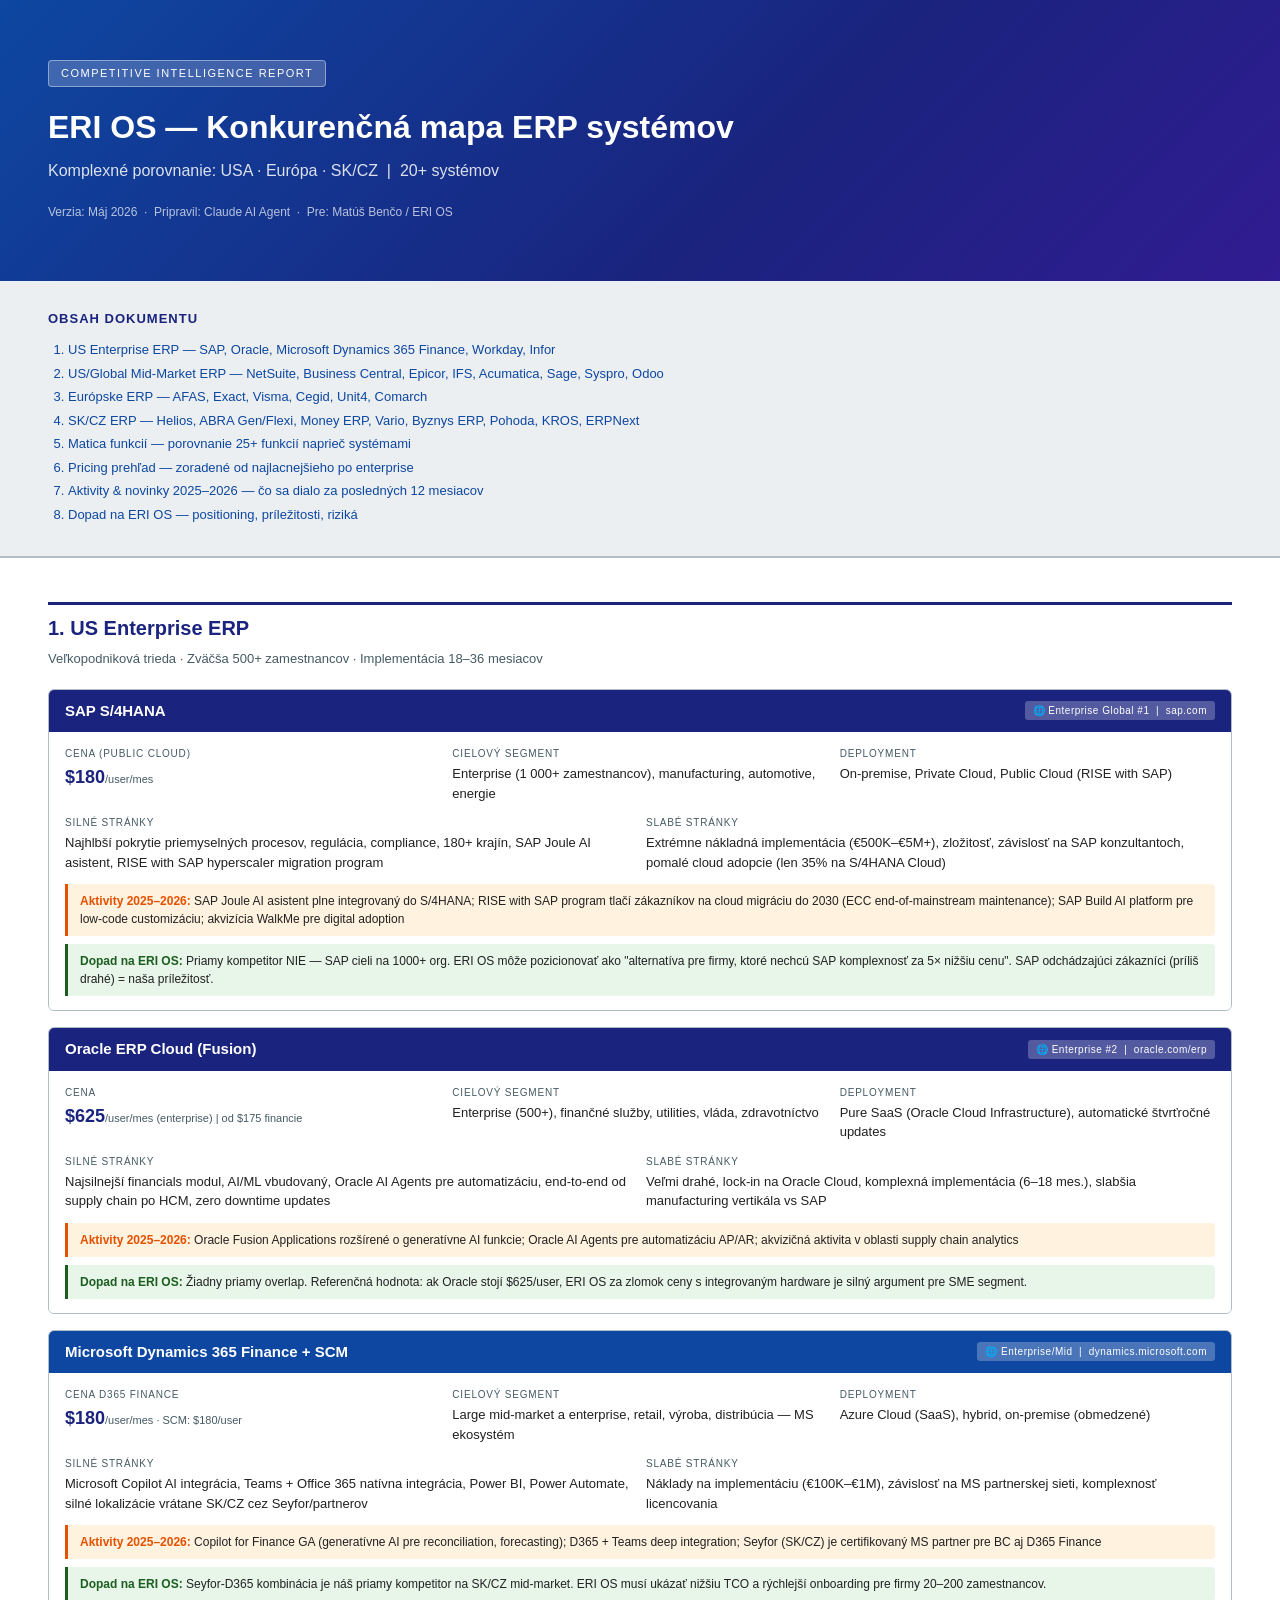
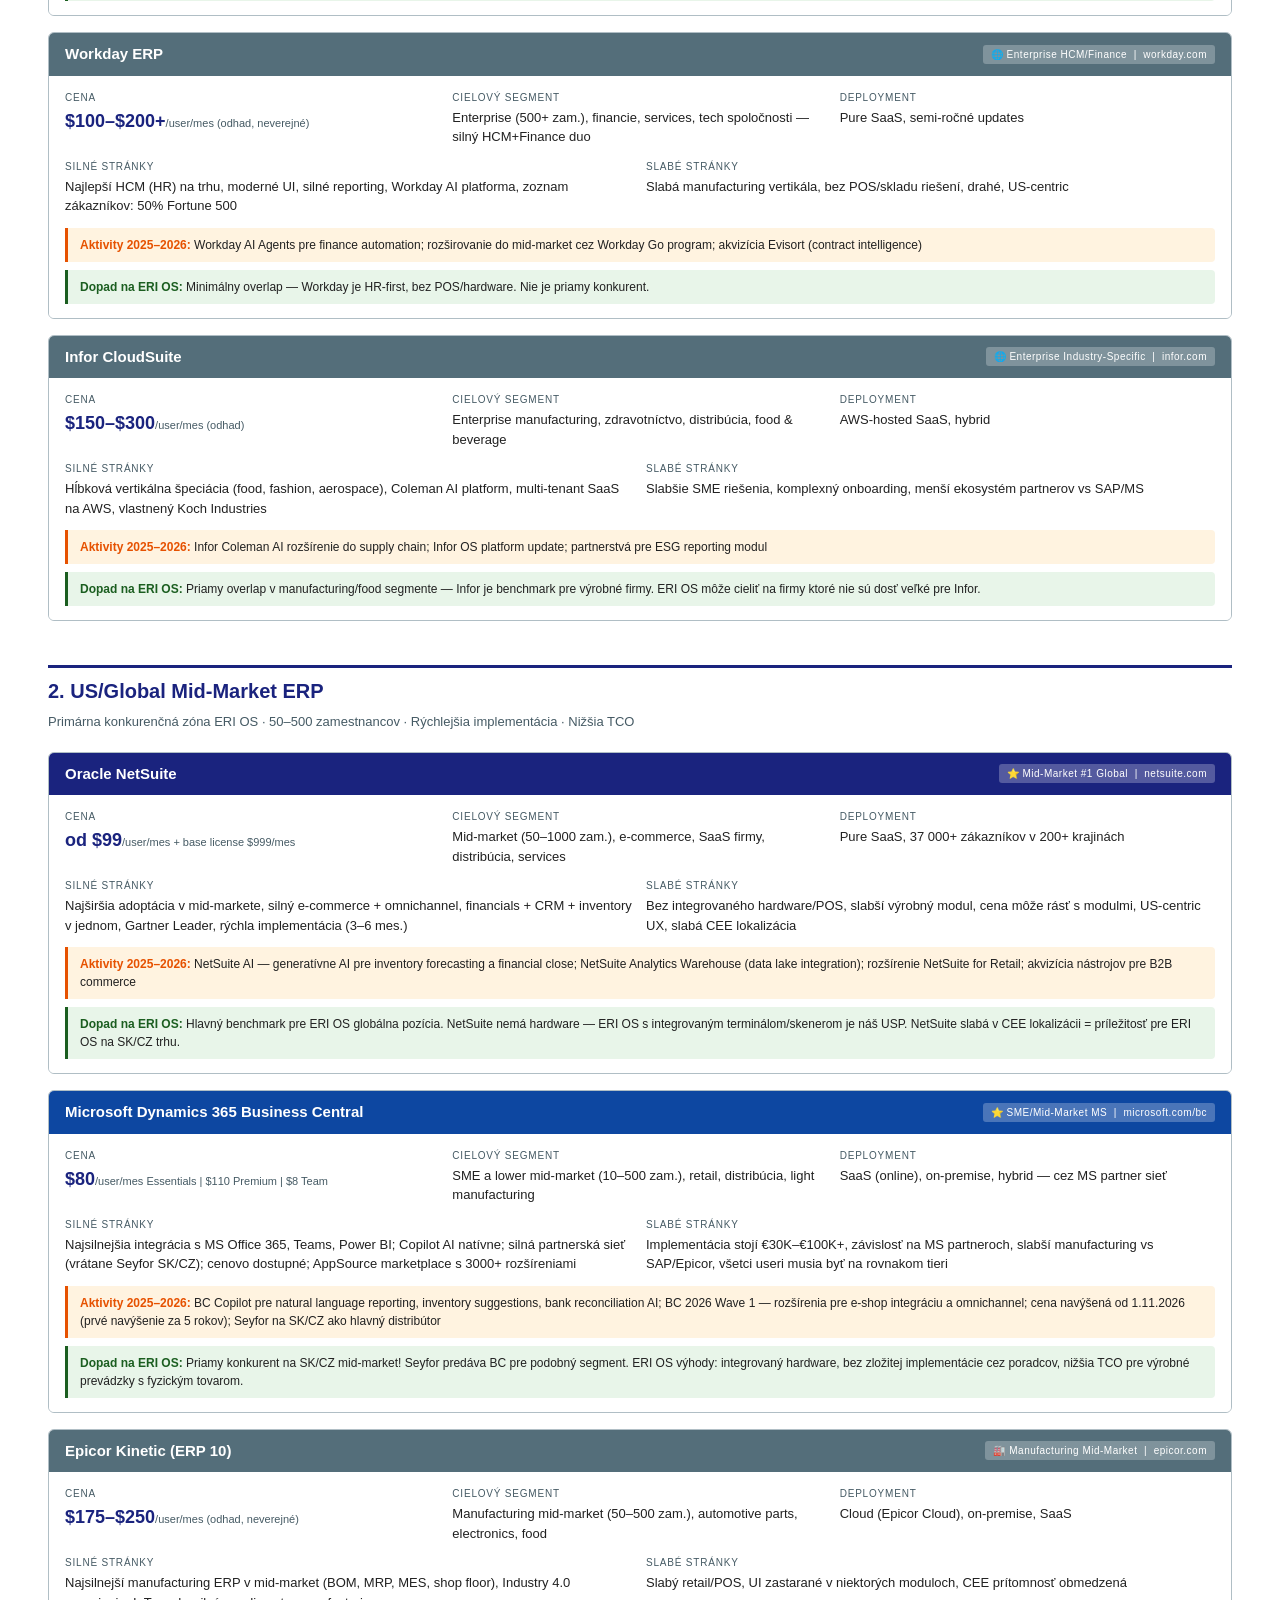
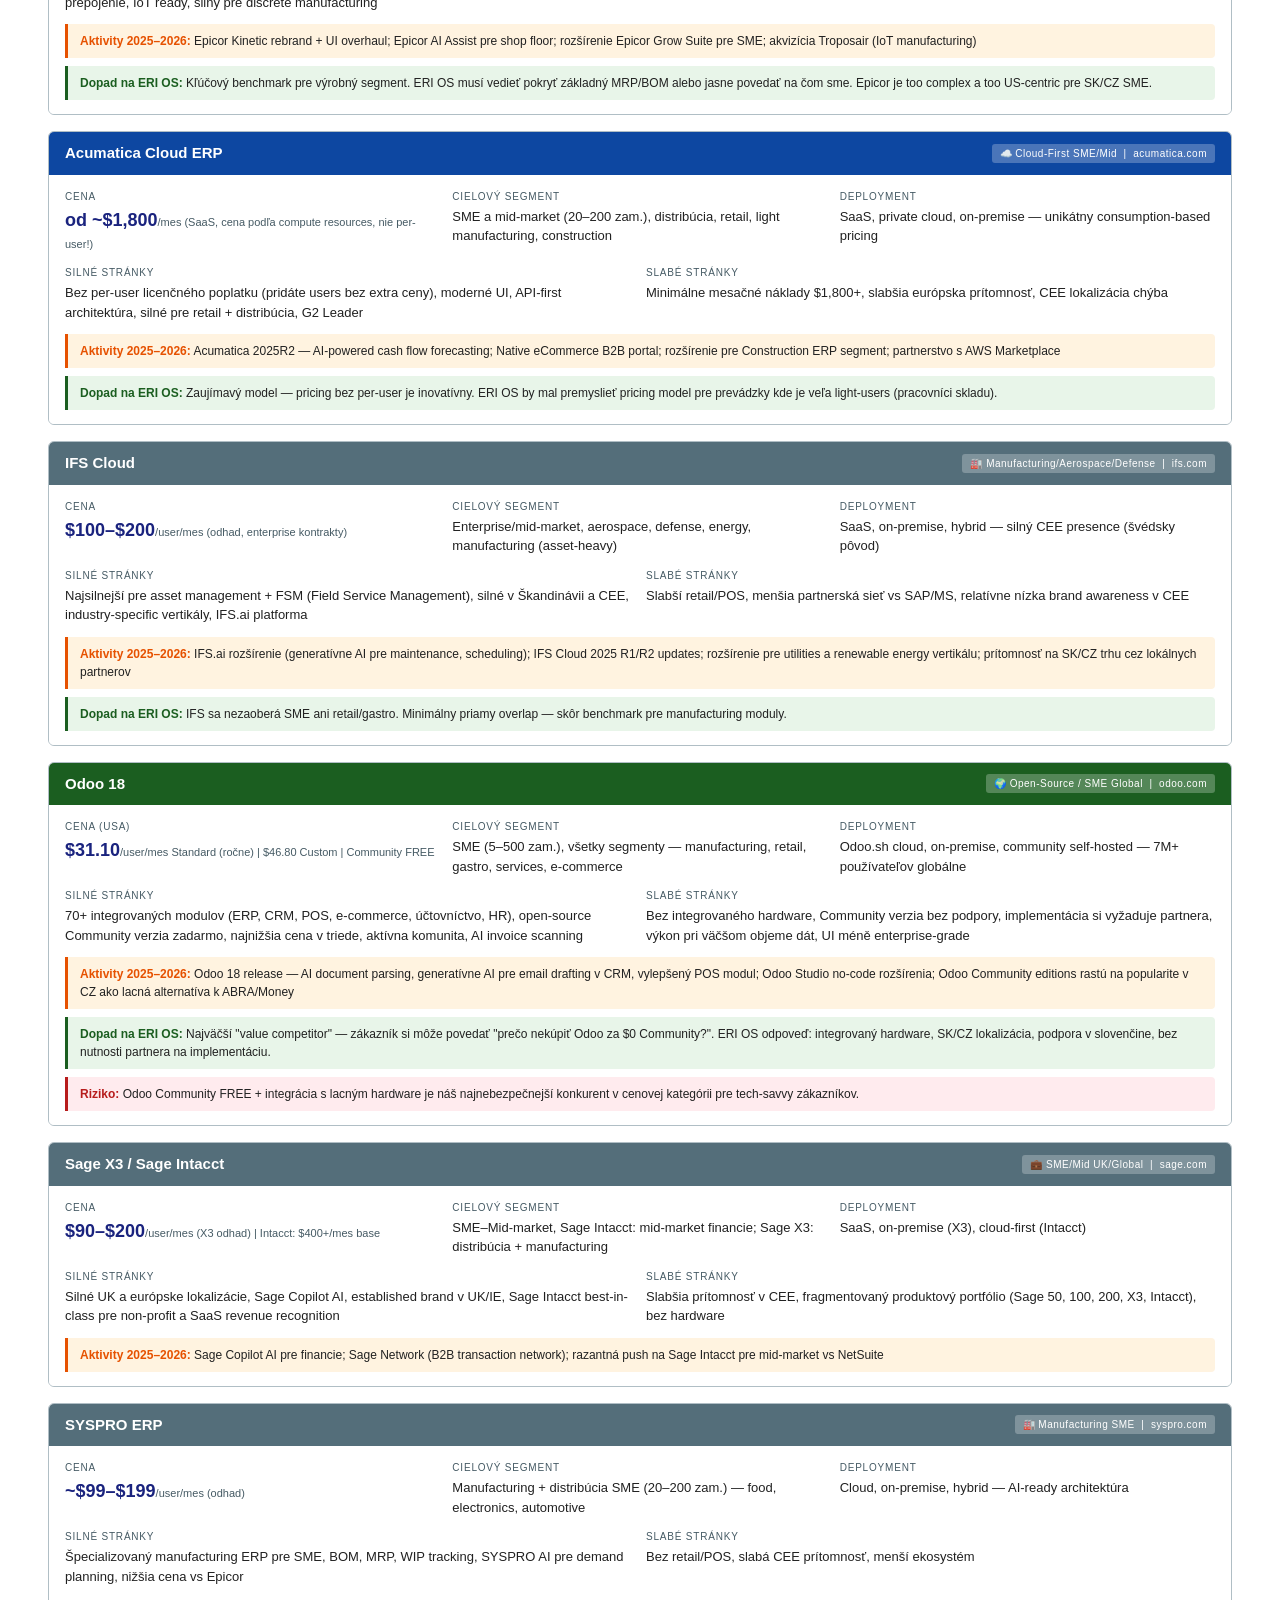
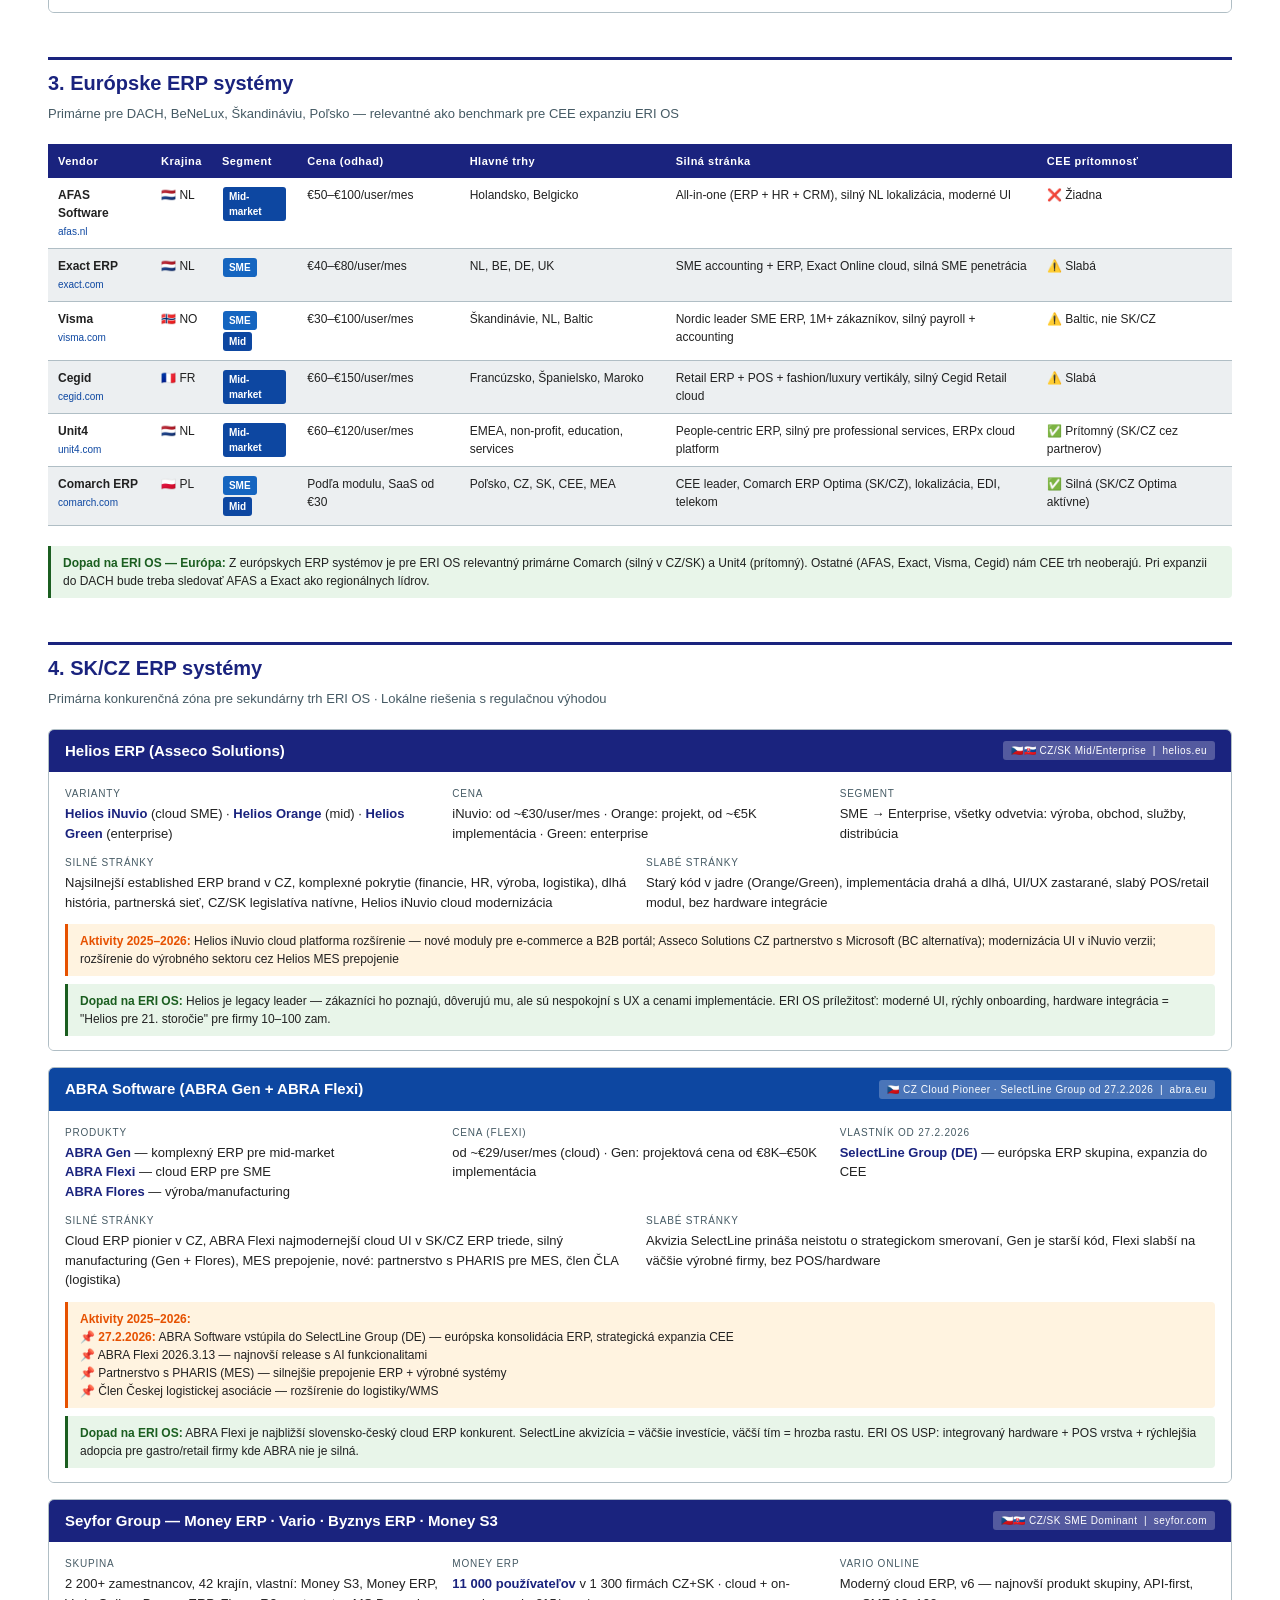
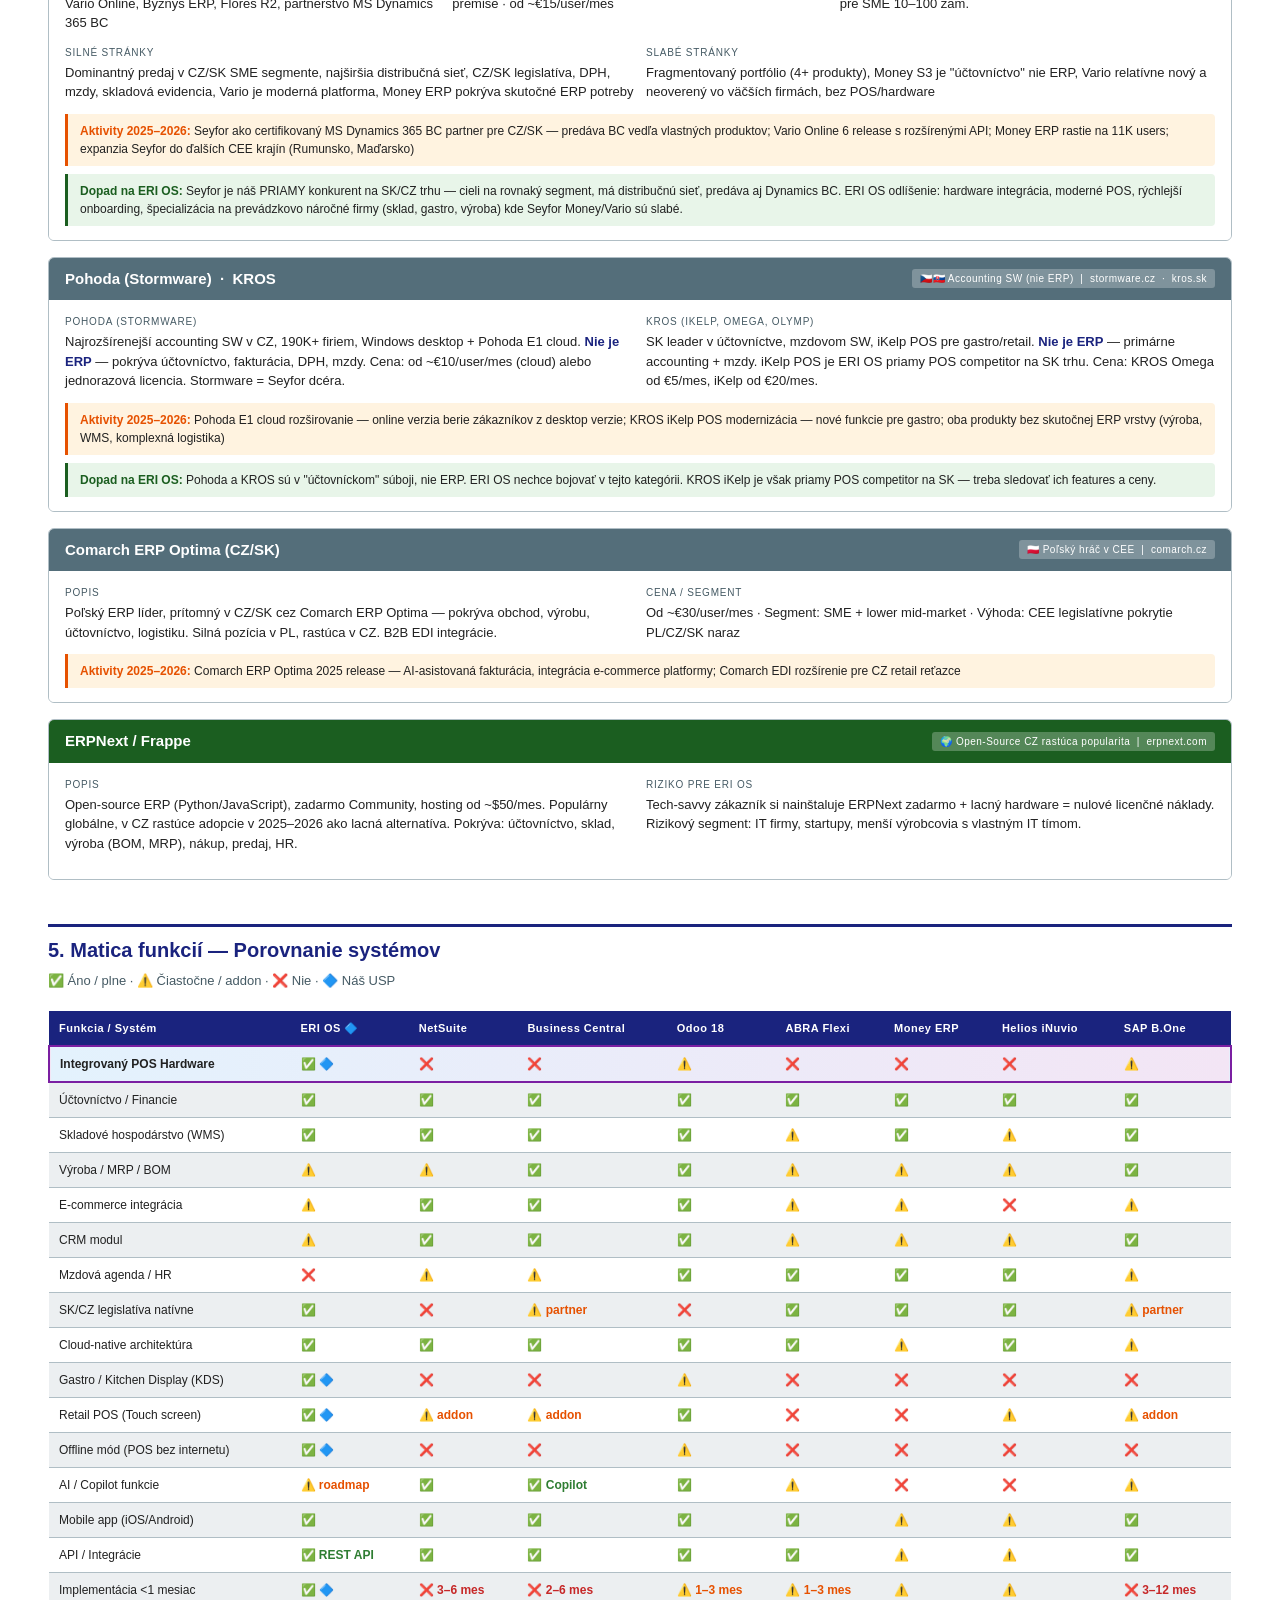
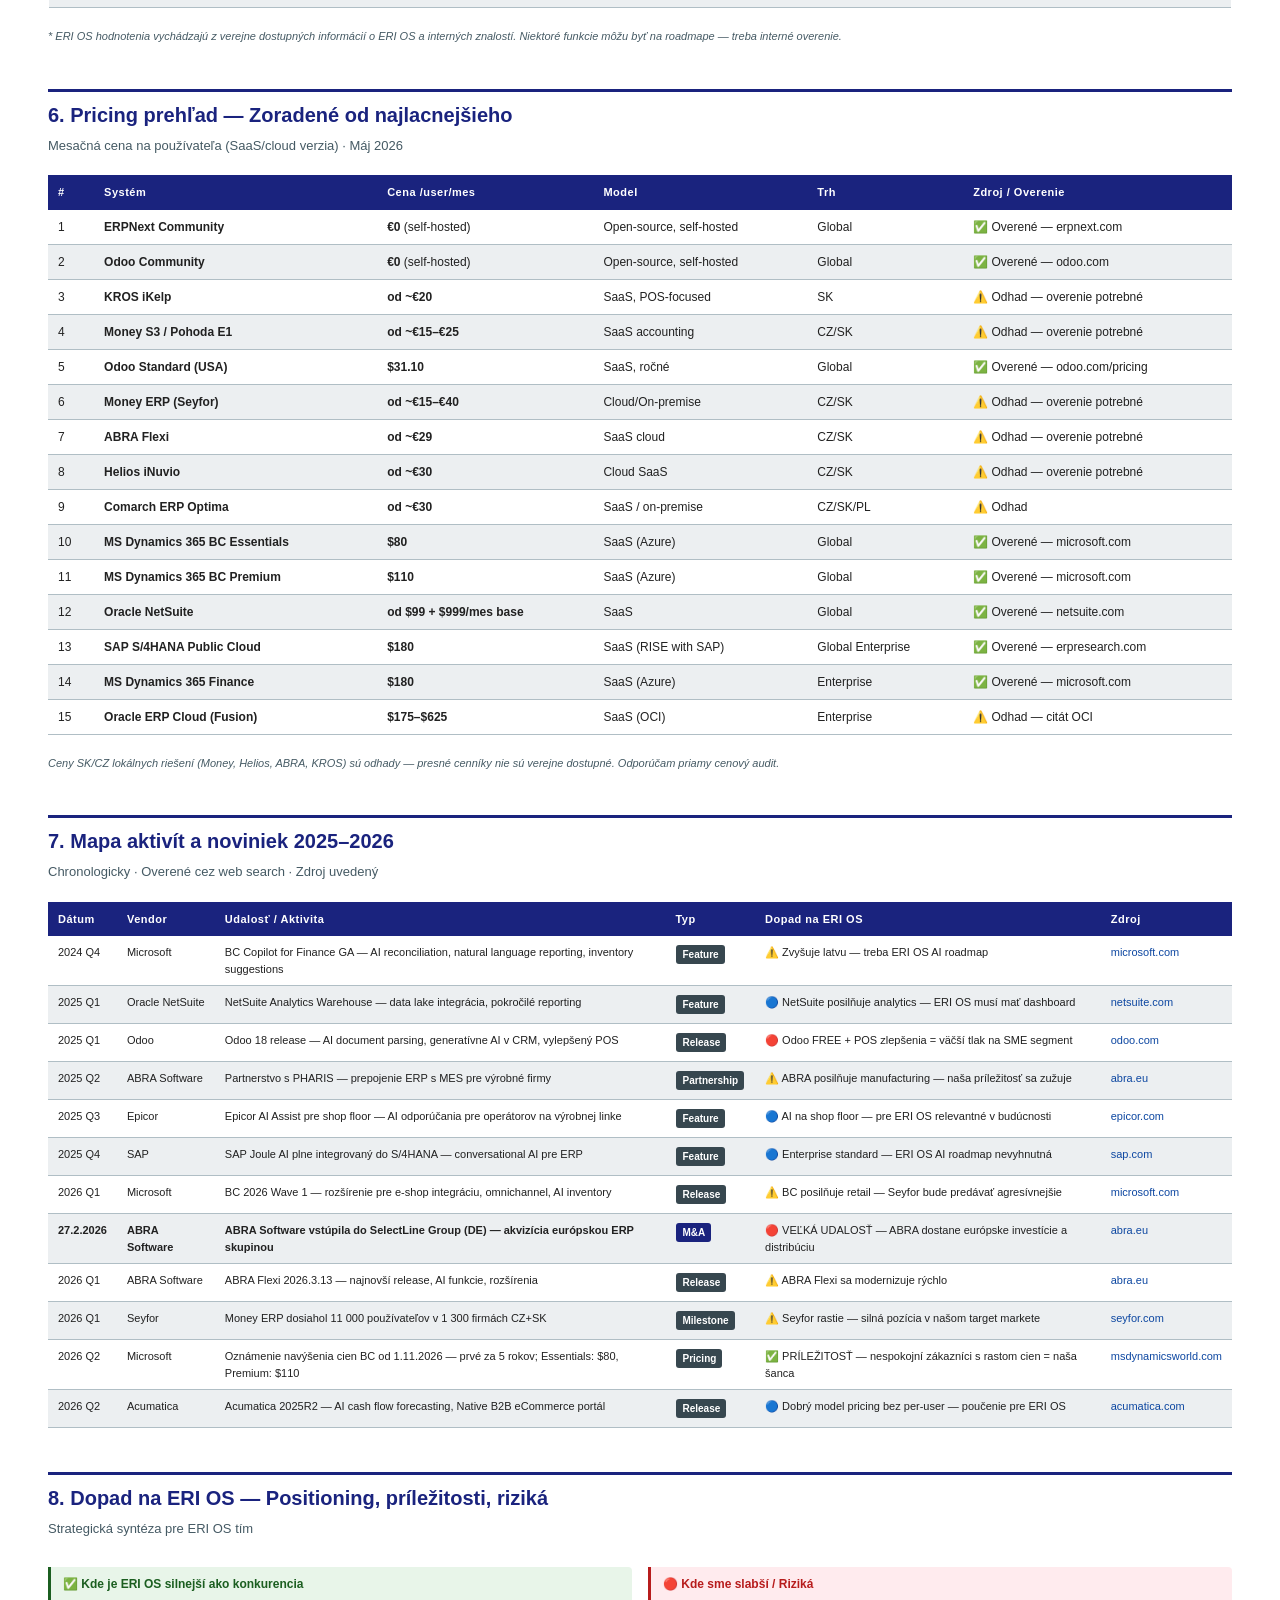
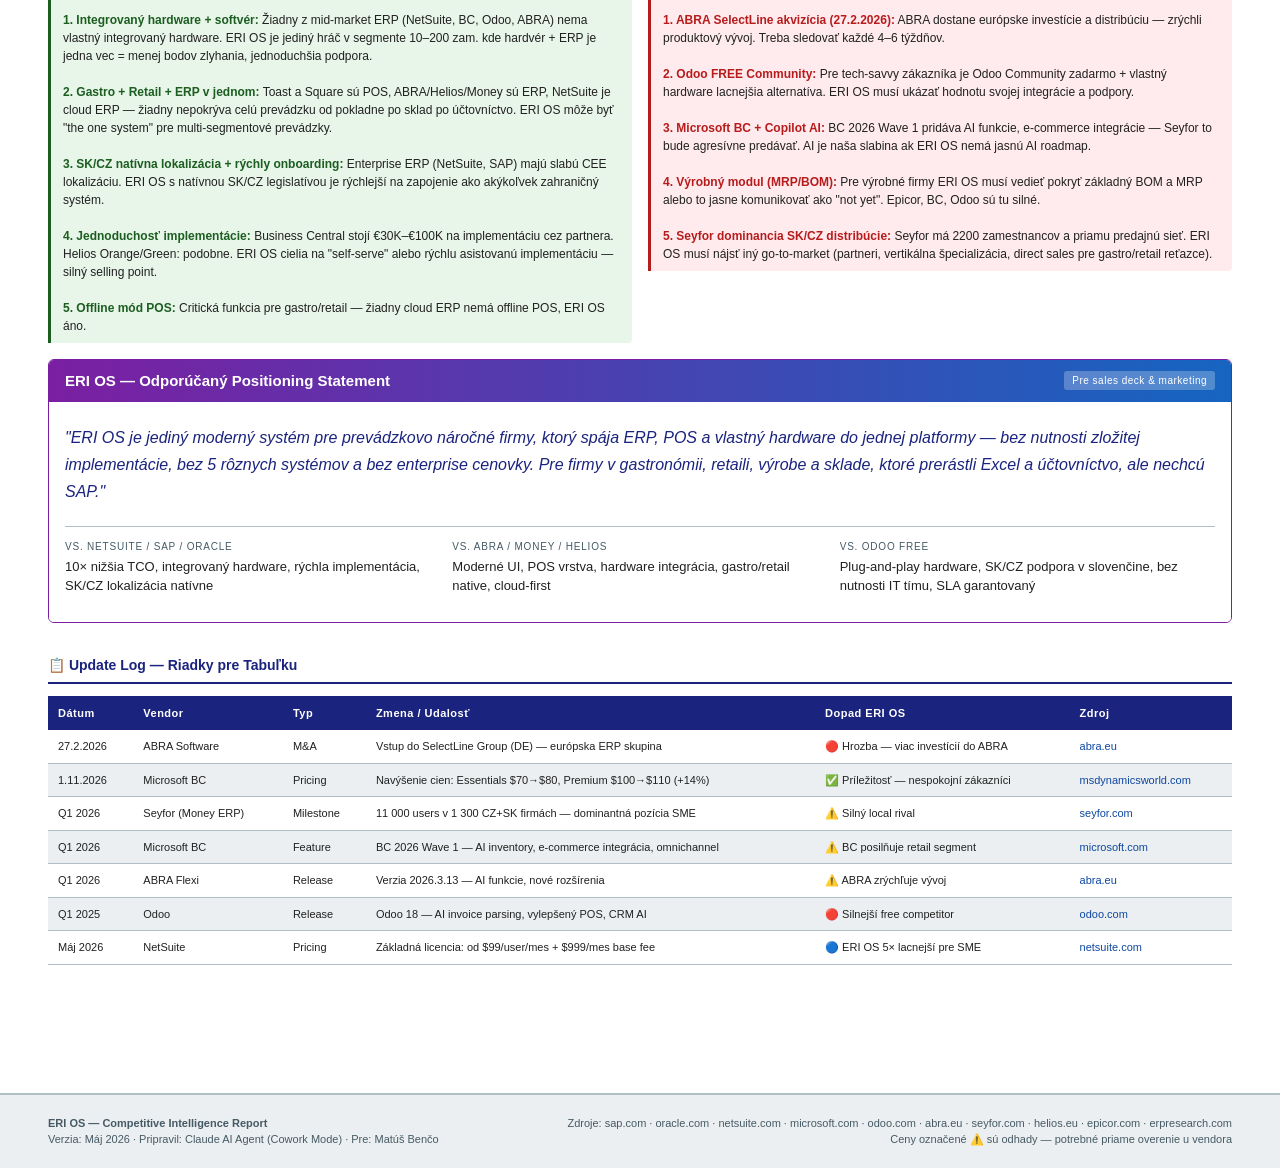
<file: porovnanie.html>
<!DOCTYPE html>
<html lang="sk">
<head>
<meta charset="UTF-8">
<meta name="viewport" content="width=device-width, initial-scale=1.0">
<title>ERI OS — Konkurenčná mapa ERP systémov | Máj 2026</title>
<style>
  :root {
    --primary: #1a237e;
    --accent: #0d47a1;
    --highlight: #e3f2fd;
    --green: #1b5e20;
    --green-light: #e8f5e9;
    --red: #b71c1c;
    --red-light: #ffebee;
    --orange: #e65100;
    --orange-light: #fff3e0;
    --gray: #546e7a;
    --gray-light: #eceff1;
    --border: #b0bec5;
    --text: #212121;
    --subtext: #455a64;
  }
  * { box-sizing: border-box; margin: 0; padding: 0; }
  body {
    font-family: 'Segoe UI', Arial, sans-serif;
    font-size: 13px;
    color: var(--text);
    line-height: 1.5;
    background: #fff;
  }
  .cover {
    background: linear-gradient(135deg, #0d47a1 0%, #1a237e 60%, #311b92 100%);
    color: white;
    padding: 60px 48px;
    min-height: 220px;
  }
  .cover-badge {
    display: inline-block;
    background: rgba(255,255,255,0.2);
    border: 1px solid rgba(255,255,255,0.4);
    border-radius: 4px;
    padding: 4px 12px;
    font-size: 11px;
    letter-spacing: 1.5px;
    text-transform: uppercase;
    margin-bottom: 16px;
  }
  .cover h1 { font-size: 32px; font-weight: 700; margin-bottom: 8px; }
  .cover h2 { font-size: 16px; font-weight: 400; opacity: 0.85; margin-bottom: 20px; }
  .cover-meta { font-size: 12px; opacity: 0.7; }
  .toc {
    background: var(--gray-light);
    padding: 28px 48px;
    border-bottom: 2px solid var(--border);
  }
  .toc h3 { color: var(--primary); font-size: 13px; letter-spacing: 1px; text-transform: uppercase; margin-bottom: 12px; }
  .toc ol { padding-left: 20px; }
  .toc li { margin-bottom: 4px; color: var(--accent); font-size: 13px; }
  .content { padding: 0 48px 60px; }
  .section {
    margin-top: 44px;
    padding-top: 8px;
    border-top: 3px solid var(--primary);
  }
  .section-title {
    font-size: 20px;
    font-weight: 700;
    color: var(--primary);
    margin-bottom: 6px;
  }
  .section-subtitle {
    font-size: 13px;
    color: var(--subtext);
    margin-bottom: 20px;
  }
  .vendor-card {
    border: 1px solid var(--border);
    border-radius: 6px;
    margin-bottom: 16px;
    overflow: hidden;
  }
  .vendor-header {
    background: var(--primary);
    color: white;
    padding: 10px 16px;
    display: flex;
    justify-content: space-between;
    align-items: center;
  }
  .vendor-header.accent { background: var(--accent); }
  .vendor-header.green { background: var(--green); }
  .vendor-header.gray { background: var(--gray); }
  .vendor-name { font-size: 15px; font-weight: 700; }
  .vendor-tag {
    font-size: 10px;
    background: rgba(255,255,255,0.25);
    border-radius: 3px;
    padding: 2px 8px;
    letter-spacing: 0.5px;
  }
  .vendor-body { padding: 14px 16px; background: white; }
  .vendor-grid {
    display: grid;
    grid-template-columns: 1fr 1fr;
    gap: 12px;
    margin-bottom: 12px;
  }
  .vendor-grid-3 {
    display: grid;
    grid-template-columns: 1fr 1fr 1fr;
    gap: 12px;
    margin-bottom: 12px;
  }
  .info-block label {
    display: block;
    font-size: 10px;
    letter-spacing: 0.8px;
    text-transform: uppercase;
    color: var(--subtext);
    margin-bottom: 3px;
  }
  .info-block p { font-size: 13px; color: var(--text); }
  .info-block p strong { color: var(--primary); }
  .activity-box {
    background: var(--orange-light);
    border-left: 3px solid var(--orange);
    padding: 8px 12px;
    font-size: 12px;
    color: var(--text);
    border-radius: 0 4px 4px 0;
    margin-top: 8px;
  }
  .activity-box strong { color: var(--orange); }
  .impact-box {
    background: var(--green-light);
    border-left: 3px solid var(--green);
    padding: 8px 12px;
    font-size: 12px;
    color: var(--text);
    border-radius: 0 4px 4px 0;
    margin-top: 8px;
  }
  .impact-box strong { color: var(--green); }
  .risk-box {
    background: var(--red-light);
    border-left: 3px solid var(--red);
    padding: 8px 12px;
    font-size: 12px;
    color: var(--text);
    border-radius: 0 4px 4px 0;
    margin-top: 8px;
  }
  .risk-box strong { color: var(--red); }

  /* Tables */
  table {
    width: 100%;
    border-collapse: collapse;
    font-size: 12px;
    margin-bottom: 20px;
  }
  th {
    background: var(--primary);
    color: white;
    padding: 9px 10px;
    text-align: left;
    font-weight: 600;
    font-size: 11px;
    letter-spacing: 0.5px;
  }
  td {
    padding: 8px 10px;
    border-bottom: 1px solid var(--border);
    vertical-align: top;
  }
  tr:nth-child(even) td { background: var(--gray-light); }
  tr:hover td { background: var(--highlight); }
  .check { color: #2e7d32; font-weight: bold; }
  .cross { color: #c62828; font-weight: bold; }
  .partial { color: #e65100; font-weight: bold; }
  .tag {
    display: inline-block;
    font-size: 10px;
    padding: 2px 6px;
    border-radius: 3px;
    font-weight: 600;
    margin: 1px;
  }
  .tag-enterprise { background: #1a237e; color: white; }
  .tag-midmarket { background: #0d47a1; color: white; }
  .tag-smb { background: #1565c0; color: white; }
  .tag-pos { background: #2e7d32; color: white; }
  .tag-skez { background: #4a148c; color: white; }
  .tag-erp { background: #37474f; color: white; }
  .tag-cloud { background: #006064; color: white; }
  .tag-hybrid { background: #e65100; color: white; }
  .tag-open { background: #558b2f; color: white; }
  .highlight-eri {
    background: linear-gradient(90deg, #e3f2fd, #f3e5f5);
    border: 2px solid #7b1fa2;
    font-weight: 700;
  }
  .highlight-eri td { font-weight: 600; }
  .update-log-row td { font-size: 11px; }
  .section-label {
    background: var(--gray-light);
    font-weight: 700;
    font-size: 11px;
    letter-spacing: 1px;
    text-transform: uppercase;
    color: var(--subtext);
    padding: 6px 10px !important;
    border-top: 2px solid var(--border);
  }
  .footer {
    margin-top: 48px;
    padding: 20px 48px;
    border-top: 2px solid var(--border);
    background: var(--gray-light);
    font-size: 11px;
    color: var(--subtext);
    display: flex;
    justify-content: space-between;
  }
  a { color: var(--accent); text-decoration: none; }
  a:hover { text-decoration: underline; }
  .price-big { font-size: 18px; font-weight: 700; color: var(--primary); }
  .price-unit { font-size: 11px; color: var(--subtext); }
  .eri-badge {
    display: inline-block;
    background: linear-gradient(90deg, #7b1fa2, #1565c0);
    color: white;
    font-size: 11px;
    font-weight: 700;
    padding: 3px 10px;
    border-radius: 4px;
    letter-spacing: 0.5px;
  }
  .divider { height: 1px; background: var(--border); margin: 12px 0; }
  .two-col { display: grid; grid-template-columns: 1fr 1fr; gap: 16px; }
  .note { font-size: 11px; color: var(--subtext); font-style: italic; margin-top: 6px; }
  @media print {
    .cover { -webkit-print-color-adjust: exact; print-color-adjust: exact; }
    .section { page-break-inside: avoid; }
    .vendor-card { page-break-inside: avoid; }
  }
</style>
</head>
<body>

<!-- COVER -->
<div class="cover">
  <div class="cover-badge">Competitive Intelligence Report</div>
  <h1>ERI OS — Konkurenčná mapa ERP systémov</h1>
  <h2>Komplexné porovnanie: USA · Európa · SK/CZ &nbsp;|&nbsp; 20+ systémov</h2>
  <div class="cover-meta">Verzia: Máj 2026 &nbsp;·&nbsp; Pripravil: Claude AI Agent &nbsp;·&nbsp; Pre: Matúš Benčo / ERI OS</div>
</div>

<!-- TOC -->
<div class="toc">
  <h3>Obsah dokumentu</h3>
  <ol>
    <li>US Enterprise ERP — SAP, Oracle, Microsoft Dynamics 365 Finance, Workday, Infor</li>
    <li>US/Global Mid-Market ERP — NetSuite, Business Central, Epicor, IFS, Acumatica, Sage, Syspro, Odoo</li>
    <li>Európske ERP — AFAS, Exact, Visma, Cegid, Unit4, Comarch</li>
    <li>SK/CZ ERP — Helios, ABRA Gen/Flexi, Money ERP, Vario, Byznys ERP, Pohoda, KROS, ERPNext</li>
    <li>Matica funkcií — porovnanie 25+ funkcií naprieč systémami</li>
    <li>Pricing prehľad — zoradené od najlacnejšieho po enterprise</li>
    <li>Aktivity & novinky 2025–2026 — čo sa dialo za posledných 12 mesiacov</li>
    <li>Dopad na ERI OS — positioning, príležitosti, riziká</li>
  </ol>
</div>

<div class="content">

<!-- ================================================================ -->
<!-- SECTION 1: US ENTERPRISE ERP -->
<!-- ================================================================ -->
<div class="section" id="s1">
  <div class="section-title">1. US Enterprise ERP</div>
  <div class="section-subtitle">Veľkopodniková trieda · Zväčša 500+ zamestnancov · Implementácia 18–36 mesiacov</div>

  <!-- SAP -->
  <div class="vendor-card">
    <div class="vendor-header">
      <span class="vendor-name">SAP S/4HANA</span>
      <span class="vendor-tag">🌐 Enterprise Global #1 &nbsp;|&nbsp; <a href="https://www.sap.com" style="color:white">sap.com</a></span>
    </div>
    <div class="vendor-body">
      <div class="vendor-grid-3">
        <div class="info-block">
          <label>Cena (Public Cloud)</label>
          <p><span class="price-big">$180</span><span class="price-unit">/user/mes</span></p>
        </div>
        <div class="info-block">
          <label>Cielový segment</label>
          <p>Enterprise (1 000+ zamestnancov), manufacturing, automotive, energie</p>
        </div>
        <div class="info-block">
          <label>Deployment</label>
          <p>On-premise, Private Cloud, Public Cloud (RISE with SAP)</p>
        </div>
      </div>
      <div class="vendor-grid">
        <div class="info-block">
          <label>Silné stránky</label>
          <p>Najhlbší pokrytie priemyselných procesov, regulácia, compliance, 180+ krajín, SAP Joule AI asistent, RISE with SAP hyperscaler migration program</p>
        </div>
        <div class="info-block">
          <label>Slabé stránky</label>
          <p>Extrémne nákladná implementácia (€500K–€5M+), zložitosť, závislosť na SAP konzultantoch, pomalé cloud adopcie (len 35% na S/4HANA Cloud)</p>
        </div>
      </div>
      <div class="activity-box">
        <strong>Aktivity 2025–2026:</strong> SAP Joule AI asistent plne integrovaný do S/4HANA; RISE with SAP program tlačí zákazníkov na cloud migráciu do 2030 (ECC end-of-mainstream maintenance); SAP Build AI platform pre low-code customizáciu; akvizícia WalkMe pre digital adoption
      </div>
      <div class="impact-box">
        <strong>Dopad na ERI OS:</strong> Priamy kompetitor NIE — SAP cieli na 1000+ org. ERI OS môže pozicionovať ako "alternatíva pre firmy, ktoré nechcú SAP komplexnosť za 5× nižšiu cenu". SAP odchádzajúci zákazníci (príliš drahé) = naša príležitosť.
      </div>
    </div>
  </div>

  <!-- Oracle ERP Cloud -->
  <div class="vendor-card">
    <div class="vendor-header">
      <span class="vendor-name">Oracle ERP Cloud (Fusion)</span>
      <span class="vendor-tag">🌐 Enterprise #2 &nbsp;|&nbsp; <a href="https://www.oracle.com/erp" style="color:white">oracle.com/erp</a></span>
    </div>
    <div class="vendor-body">
      <div class="vendor-grid-3">
        <div class="info-block">
          <label>Cena</label>
          <p><span class="price-big">$625</span><span class="price-unit">/user/mes (enterprise) | od $175 financie</span></p>
        </div>
        <div class="info-block">
          <label>Cielový segment</label>
          <p>Enterprise (500+), finančné služby, utilities, vláda, zdravotníctvo</p>
        </div>
        <div class="info-block">
          <label>Deployment</label>
          <p>Pure SaaS (Oracle Cloud Infrastructure), automatické štvrťročné updates</p>
        </div>
      </div>
      <div class="vendor-grid">
        <div class="info-block">
          <label>Silné stránky</label>
          <p>Najsilnejší financials modul, AI/ML vbudovaný, Oracle AI Agents pre automatizáciu, end-to-end od supply chain po HCM, zero downtime updates</p>
        </div>
        <div class="info-block">
          <label>Slabé stránky</label>
          <p>Veľmi drahé, lock-in na Oracle Cloud, komplexná implementácia (6–18 mes.), slabšia manufacturing vertikála vs SAP</p>
        </div>
      </div>
      <div class="activity-box">
        <strong>Aktivity 2025–2026:</strong> Oracle Fusion Applications rozšírené o generatívne AI funkcie; Oracle AI Agents pre automatizáciu AP/AR; akvizičná aktivita v oblasti supply chain analytics
      </div>
      <div class="impact-box">
        <strong>Dopad na ERI OS:</strong> Žiadny priamy overlap. Referenčná hodnota: ak Oracle stojí $625/user, ERI OS za zlomok ceny s integrovaným hardware je silný argument pre SME segment.
      </div>
    </div>
  </div>

  <!-- Microsoft Dynamics 365 Finance -->
  <div class="vendor-card">
    <div class="vendor-header accent">
      <span class="vendor-name">Microsoft Dynamics 365 Finance + SCM</span>
      <span class="vendor-tag">🌐 Enterprise/Mid &nbsp;|&nbsp; <a href="https://dynamics.microsoft.com" style="color:white">dynamics.microsoft.com</a></span>
    </div>
    <div class="vendor-body">
      <div class="vendor-grid-3">
        <div class="info-block">
          <label>Cena D365 Finance</label>
          <p><span class="price-big">$180</span><span class="price-unit">/user/mes · SCM: $180/user</span></p>
        </div>
        <div class="info-block">
          <label>Cielový segment</label>
          <p>Large mid-market a enterprise, retail, výroba, distribúcia — MS ekosystém</p>
        </div>
        <div class="info-block">
          <label>Deployment</label>
          <p>Azure Cloud (SaaS), hybrid, on-premise (obmedzené)</p>
        </div>
      </div>
      <div class="vendor-grid">
        <div class="info-block">
          <label>Silné stránky</label>
          <p>Microsoft Copilot AI integrácia, Teams + Office 365 natívna integrácia, Power BI, Power Automate, silné lokalizácie vrátane SK/CZ cez Seyfor/partnerov</p>
        </div>
        <div class="info-block">
          <label>Slabé stránky</label>
          <p>Náklady na implementáciu (€100K–€1M), závislosť na MS partnerskej sieti, komplexnosť licencovania</p>
        </div>
      </div>
      <div class="activity-box">
        <strong>Aktivity 2025–2026:</strong> Copilot for Finance GA (generatívne AI pre reconciliation, forecasting); D365 + Teams deep integration; Seyfor (SK/CZ) je certifikovaný MS partner pre BC aj D365 Finance
      </div>
      <div class="impact-box">
        <strong>Dopad na ERI OS:</strong> Seyfor-D365 kombinácia je náš priamy kompetitor na SK/CZ mid-market. ERI OS musí ukázať nižšiu TCO a rýchlejší onboarding pre firmy 20–200 zamestnancov.
      </div>
    </div>
  </div>

  <!-- Workday -->
  <div class="vendor-card">
    <div class="vendor-header gray">
      <span class="vendor-name">Workday ERP</span>
      <span class="vendor-tag">🌐 Enterprise HCM/Finance &nbsp;|&nbsp; <a href="https://www.workday.com" style="color:white">workday.com</a></span>
    </div>
    <div class="vendor-body">
      <div class="vendor-grid-3">
        <div class="info-block">
          <label>Cena</label>
          <p><span class="price-big">$100–$200+</span><span class="price-unit">/user/mes (odhad, neverejné)</span></p>
        </div>
        <div class="info-block">
          <label>Cielový segment</label>
          <p>Enterprise (500+ zam.), financie, services, tech spoločnosti — silný HCM+Finance duo</p>
        </div>
        <div class="info-block">
          <label>Deployment</label>
          <p>Pure SaaS, semi-ročné updates</p>
        </div>
      </div>
      <div class="vendor-grid">
        <div class="info-block">
          <label>Silné stránky</label>
          <p>Najlepší HCM (HR) na trhu, moderné UI, silné reporting, Workday AI platforma, zoznam zákazníkov: 50% Fortune 500</p>
        </div>
        <div class="info-block">
          <label>Slabé stránky</label>
          <p>Slabá manufacturing vertikála, bez POS/skladu riešení, drahé, US-centric</p>
        </div>
      </div>
      <div class="activity-box">
        <strong>Aktivity 2025–2026:</strong> Workday AI Agents pre finance automation; rozširovanie do mid-market cez Workday Go program; akvizícia Evisort (contract intelligence)
      </div>
      <div class="impact-box">
        <strong>Dopad na ERI OS:</strong> Minimálny overlap — Workday je HR-first, bez POS/hardware. Nie je priamy konkurent.
      </div>
    </div>
  </div>

  <!-- Infor -->
  <div class="vendor-card">
    <div class="vendor-header gray">
      <span class="vendor-name">Infor CloudSuite</span>
      <span class="vendor-tag">🌐 Enterprise Industry-Specific &nbsp;|&nbsp; <a href="https://www.infor.com" style="color:white">infor.com</a></span>
    </div>
    <div class="vendor-body">
      <div class="vendor-grid-3">
        <div class="info-block">
          <label>Cena</label>
          <p><span class="price-big">$150–$300</span><span class="price-unit">/user/mes (odhad)</span></p>
        </div>
        <div class="info-block">
          <label>Cielový segment</label>
          <p>Enterprise manufacturing, zdravotníctvo, distribúcia, food & beverage</p>
        </div>
        <div class="info-block">
          <label>Deployment</label>
          <p>AWS-hosted SaaS, hybrid</p>
        </div>
      </div>
      <div class="vendor-grid">
        <div class="info-block">
          <label>Silné stránky</label>
          <p>Hĺbková vertikálna špeciácia (food, fashion, aerospace), Coleman AI platform, multi-tenant SaaS na AWS, vlastnený Koch Industries</p>
        </div>
        <div class="info-block">
          <label>Slabé stránky</label>
          <p>Slabšie SME riešenia, komplexný onboarding, menší ekosystém partnerov vs SAP/MS</p>
        </div>
      </div>
      <div class="activity-box">
        <strong>Aktivity 2025–2026:</strong> Infor Coleman AI rozšírenie do supply chain; Infor OS platform update; partnerstvá pre ESG reporting modul
      </div>
      <div class="impact-box">
        <strong>Dopad na ERI OS:</strong> Priamy overlap v manufacturing/food segmente — Infor je benchmark pre výrobné firmy. ERI OS môže cieliť na firmy ktoré nie sú dosť veľké pre Infor.
      </div>
    </div>
  </div>
</div>

<!-- ================================================================ -->
<!-- SECTION 2: US/GLOBAL MID-MARKET ERP -->
<!-- ================================================================ -->
<div class="section" id="s2">
  <div class="section-title">2. US/Global Mid-Market ERP</div>
  <div class="section-subtitle">Primárna konkurenčná zóna ERI OS · 50–500 zamestnancov · Rýchlejšia implementácia · Nižšia TCO</div>

  <!-- NetSuite -->
  <div class="vendor-card">
    <div class="vendor-header">
      <span class="vendor-name">Oracle NetSuite</span>
      <span class="vendor-tag">⭐ Mid-Market #1 Global &nbsp;|&nbsp; <a href="https://www.netsuite.com" style="color:white">netsuite.com</a></span>
    </div>
    <div class="vendor-body">
      <div class="vendor-grid-3">
        <div class="info-block">
          <label>Cena</label>
          <p><span class="price-big">od $99</span><span class="price-unit">/user/mes + base license $999/mes</span></p>
        </div>
        <div class="info-block">
          <label>Cielový segment</label>
          <p>Mid-market (50–1000 zam.), e-commerce, SaaS firmy, distribúcia, services</p>
        </div>
        <div class="info-block">
          <label>Deployment</label>
          <p>Pure SaaS, 37 000+ zákazníkov v 200+ krajinách</p>
        </div>
      </div>
      <div class="vendor-grid">
        <div class="info-block">
          <label>Silné stránky</label>
          <p>Najširšia adoptácia v mid-markete, silný e-commerce + omnichannel, financials + CRM + inventory v jednom, Gartner Leader, rýchla implementácia (3–6 mes.)</p>
        </div>
        <div class="info-block">
          <label>Slabé stránky</label>
          <p>Bez integrovaného hardware/POS, slabší výrobný modul, cena môže rásť s modulmi, US-centric UX, slabá CEE lokalizácia</p>
        </div>
      </div>
      <div class="activity-box">
        <strong>Aktivity 2025–2026:</strong> NetSuite AI — generatívne AI pre inventory forecasting a financial close; NetSuite Analytics Warehouse (data lake integration); rozšírenie NetSuite for Retail; akvizícia nástrojov pre B2B commerce
      </div>
      <div class="impact-box">
        <strong>Dopad na ERI OS:</strong> Hlavný benchmark pre ERI OS globálna pozícia. NetSuite nemá hardware — ERI OS s integrovaným terminálom/skenerom je náš USP. NetSuite slabá v CEE lokalizácii = príležitosť pre ERI OS na SK/CZ trhu.
      </div>
    </div>
  </div>

  <!-- Business Central -->
  <div class="vendor-card">
    <div class="vendor-header accent">
      <span class="vendor-name">Microsoft Dynamics 365 Business Central</span>
      <span class="vendor-tag">⭐ SME/Mid-Market MS &nbsp;|&nbsp; <a href="https://dynamics.microsoft.com/business-central" style="color:white">microsoft.com/bc</a></span>
    </div>
    <div class="vendor-body">
      <div class="vendor-grid-3">
        <div class="info-block">
          <label>Cena</label>
          <p><span class="price-big">$80</span><span class="price-unit">/user/mes Essentials | $110 Premium | $8 Team</span></p>
        </div>
        <div class="info-block">
          <label>Cielový segment</label>
          <p>SME a lower mid-market (10–500 zam.), retail, distribúcia, light manufacturing</p>
        </div>
        <div class="info-block">
          <label>Deployment</label>
          <p>SaaS (online), on-premise, hybrid — cez MS partner sieť</p>
        </div>
      </div>
      <div class="vendor-grid">
        <div class="info-block">
          <label>Silné stránky</label>
          <p>Najsilnejšia integrácia s MS Office 365, Teams, Power BI; Copilot AI natívne; silná partnerská sieť (vrátane Seyfor SK/CZ); cenovo dostupné; AppSource marketplace s 3000+ rozšíreniami</p>
        </div>
        <div class="info-block">
          <label>Slabé stránky</label>
          <p>Implementácia stojí €30K–€100K+, závislosť na MS partneroch, slabší manufacturing vs SAP/Epicor, všetci useri musia byť na rovnakom tieri</p>
        </div>
      </div>
      <div class="activity-box">
        <strong>Aktivity 2025–2026:</strong> BC Copilot pre natural language reporting, inventory suggestions, bank reconciliation AI; BC 2026 Wave 1 — rozšírenia pre e-shop integráciu a omnichannel; cena navýšená od 1.11.2026 (prvé navýšenie za 5 rokov); Seyfor na SK/CZ ako hlavný distribútor
      </div>
      <div class="impact-box">
        <strong>Dopad na ERI OS:</strong> Priamy konkurent na SK/CZ mid-market! Seyfor predáva BC pre podobný segment. ERI OS výhody: integrovaný hardware, bez zložitej implementácie cez poradcov, nižšia TCO pre výrobné prevádzky s fyzickým tovarom.
      </div>
    </div>
  </div>

  <!-- Epicor -->
  <div class="vendor-card">
    <div class="vendor-header gray">
      <span class="vendor-name">Epicor Kinetic (ERP 10)</span>
      <span class="vendor-tag">🏭 Manufacturing Mid-Market &nbsp;|&nbsp; <a href="https://www.epicor.com" style="color:white">epicor.com</a></span>
    </div>
    <div class="vendor-body">
      <div class="vendor-grid-3">
        <div class="info-block">
          <label>Cena</label>
          <p><span class="price-big">$175–$250</span><span class="price-unit">/user/mes (odhad, neverejné)</span></p>
        </div>
        <div class="info-block">
          <label>Cielový segment</label>
          <p>Manufacturing mid-market (50–500 zam.), automotive parts, electronics, food</p>
        </div>
        <div class="info-block">
          <label>Deployment</label>
          <p>Cloud (Epicor Cloud), on-premise, SaaS</p>
        </div>
      </div>
      <div class="vendor-grid">
        <div class="info-block">
          <label>Silné stránky</label>
          <p>Najsilnejší manufacturing ERP v mid-market (BOM, MRP, MES, shop floor), Industry 4.0 prepojenie, IoT ready, silný pre discrete manufacturing</p>
        </div>
        <div class="info-block">
          <label>Slabé stránky</label>
          <p>Slabý retail/POS, UI zastarané v niektorých moduloch, CEE prítomnosť obmedzená</p>
        </div>
      </div>
      <div class="activity-box">
        <strong>Aktivity 2025–2026:</strong> Epicor Kinetic rebrand + UI overhaul; Epicor AI Assist pre shop floor; rozšírenie Epicor Grow Suite pre SME; akvizícia Troposair (IoT manufacturing)
      </div>
      <div class="impact-box">
        <strong>Dopad na ERI OS:</strong> Kľúčový benchmark pre výrobný segment. ERI OS musí vedieť pokryť základný MRP/BOM alebo jasne povedať na čom sme. Epicor je too complex a too US-centric pre SK/CZ SME.
      </div>
    </div>
  </div>

  <!-- Acumatica -->
  <div class="vendor-card">
    <div class="vendor-header accent">
      <span class="vendor-name">Acumatica Cloud ERP</span>
      <span class="vendor-tag">☁️ Cloud-First SME/Mid &nbsp;|&nbsp; <a href="https://www.acumatica.com" style="color:white">acumatica.com</a></span>
    </div>
    <div class="vendor-body">
      <div class="vendor-grid-3">
        <div class="info-block">
          <label>Cena</label>
          <p><span class="price-big">od ~$1,800</span><span class="price-unit">/mes (SaaS, cena podľa compute resources, nie per-user!)</span></p>
        </div>
        <div class="info-block">
          <label>Cielový segment</label>
          <p>SME a mid-market (20–200 zam.), distribúcia, retail, light manufacturing, construction</p>
        </div>
        <div class="info-block">
          <label>Deployment</label>
          <p>SaaS, private cloud, on-premise — unikátny consumption-based pricing</p>
        </div>
      </div>
      <div class="vendor-grid">
        <div class="info-block">
          <label>Silné stránky</label>
          <p>Bez per-user licenčného poplatku (pridáte users bez extra ceny), moderné UI, API-first architektúra, silné pre retail + distribúcia, G2 Leader</p>
        </div>
        <div class="info-block">
          <label>Slabé stránky</label>
          <p>Minimálne mesačné náklady $1,800+, slabšia európska prítomnosť, CEE lokalizácia chýba</p>
        </div>
      </div>
      <div class="activity-box">
        <strong>Aktivity 2025–2026:</strong> Acumatica 2025R2 — AI-powered cash flow forecasting; Native eCommerce B2B portal; rozšírenie pre Construction ERP segment; partnerstvo s AWS Marketplace
      </div>
      <div class="impact-box">
        <strong>Dopad na ERI OS:</strong> Zaujímavý model — pricing bez per-user je inovatívny. ERI OS by mal premyslieť pricing model pre prevádzky kde je veľa light-users (pracovníci skladu).
      </div>
    </div>
  </div>

  <!-- IFS -->
  <div class="vendor-card">
    <div class="vendor-header gray">
      <span class="vendor-name">IFS Cloud</span>
      <span class="vendor-tag">🏭 Manufacturing/Aerospace/Defense &nbsp;|&nbsp; <a href="https://www.ifs.com" style="color:white">ifs.com</a></span>
    </div>
    <div class="vendor-body">
      <div class="vendor-grid-3">
        <div class="info-block">
          <label>Cena</label>
          <p><span class="price-big">$100–$200</span><span class="price-unit">/user/mes (odhad, enterprise kontrakty)</span></p>
        </div>
        <div class="info-block">
          <label>Cielový segment</label>
          <p>Enterprise/mid-market, aerospace, defense, energy, manufacturing (asset-heavy)</p>
        </div>
        <div class="info-block">
          <label>Deployment</label>
          <p>SaaS, on-premise, hybrid — silný CEE presence (švédsky pôvod)</p>
        </div>
      </div>
      <div class="vendor-grid">
        <div class="info-block">
          <label>Silné stránky</label>
          <p>Najsilnejší pre asset management + FSM (Field Service Management), silné v Škandinávii a CEE, industry-specific vertikály, IFS.ai platforma</p>
        </div>
        <div class="info-block">
          <label>Slabé stránky</label>
          <p>Slabší retail/POS, menšia partnerská sieť vs SAP/MS, relatívne nízka brand awareness v CEE</p>
        </div>
      </div>
      <div class="activity-box">
        <strong>Aktivity 2025–2026:</strong> IFS.ai rozšírenie (generatívne AI pre maintenance, scheduling); IFS Cloud 2025 R1/R2 updates; rozšírenie pre utilities a renewable energy vertikálu; prítomnosť na SK/CZ trhu cez lokálnych partnerov
      </div>
      <div class="impact-box">
        <strong>Dopad na ERI OS:</strong> IFS sa nezaoberá SME ani retail/gastro. Minimálny priamy overlap — skôr benchmark pre manufacturing moduly.
      </div>
    </div>
  </div>

  <!-- Odoo -->
  <div class="vendor-card">
    <div class="vendor-header green">
      <span class="vendor-name">Odoo 18</span>
      <span class="vendor-tag">🌍 Open-Source / SME Global &nbsp;|&nbsp; <a href="https://www.odoo.com" style="color:white">odoo.com</a></span>
    </div>
    <div class="vendor-body">
      <div class="vendor-grid-3">
        <div class="info-block">
          <label>Cena (USA)</label>
          <p><span class="price-big">$31.10</span><span class="price-unit">/user/mes Standard (ročne) | $46.80 Custom | Community FREE</span></p>
        </div>
        <div class="info-block">
          <label>Cielový segment</label>
          <p>SME (5–500 zam.), všetky segmenty — manufacturing, retail, gastro, services, e-commerce</p>
        </div>
        <div class="info-block">
          <label>Deployment</label>
          <p>Odoo.sh cloud, on-premise, community self-hosted — 7M+ používateľov globálne</p>
        </div>
      </div>
      <div class="vendor-grid">
        <div class="info-block">
          <label>Silné stránky</label>
          <p>70+ integrovaných modulov (ERP, CRM, POS, e-commerce, účtovníctvo, HR), open-source Community verzia zadarmo, najnižšia cena v triede, aktívna komunita, AI invoice scanning</p>
        </div>
        <div class="info-block">
          <label>Slabé stránky</label>
          <p>Bez integrovaného hardware, Community verzia bez podpory, implementácia si vyžaduje partnera, výkon pri väčšom objeme dát, UI méně enterprise-grade</p>
        </div>
      </div>
      <div class="activity-box">
        <strong>Aktivity 2025–2026:</strong> Odoo 18 release — AI document parsing, generatívne AI pre email drafting v CRM, vylepšený POS modul; Odoo Studio no-code rozšírenia; Odoo Community editions rastú na popularite v CZ ako lacná alternatíva k ABRA/Money
      </div>
      <div class="impact-box">
        <strong>Dopad na ERI OS:</strong> Najväčší "value competitor" — zákazník si môže povedať "prečo nekúpiť Odoo za $0 Community?". ERI OS odpoveď: integrovaný hardware, SK/CZ lokalizácia, podpora v slovenčine, bez nutnosti partnera na implementáciu.
      </div>
      <div class="risk-box">
        <strong>Riziko:</strong> Odoo Community FREE + integrácia s lacným hardware je náš najnebezpečnejší konkurent v cenovej kategórii pre tech-savvy zákazníkov.
      </div>
    </div>
  </div>

  <!-- Sage -->
  <div class="vendor-card">
    <div class="vendor-header gray">
      <span class="vendor-name">Sage X3 / Sage Intacct</span>
      <span class="vendor-tag">💼 SME/Mid UK/Global &nbsp;|&nbsp; <a href="https://www.sage.com" style="color:white">sage.com</a></span>
    </div>
    <div class="vendor-body">
      <div class="vendor-grid-3">
        <div class="info-block">
          <label>Cena</label>
          <p><span class="price-big">$90–$200</span><span class="price-unit">/user/mes (X3 odhad) | Intacct: $400+/mes base</span></p>
        </div>
        <div class="info-block">
          <label>Cielový segment</label>
          <p>SME–Mid-market, Sage Intacct: mid-market financie; Sage X3: distribúcia + manufacturing</p>
        </div>
        <div class="info-block">
          <label>Deployment</label>
          <p>SaaS, on-premise (X3), cloud-first (Intacct)</p>
        </div>
      </div>
      <div class="vendor-grid">
        <div class="info-block">
          <label>Silné stránky</label>
          <p>Silné UK a európske lokalizácie, Sage Copilot AI, established brand v UK/IE, Sage Intacct best-in-class pre non-profit a SaaS revenue recognition</p>
        </div>
        <div class="info-block">
          <label>Slabé stránky</label>
          <p>Slabšia prítomnosť v CEE, fragmentovaný produktový portfólio (Sage 50, 100, 200, X3, Intacct), bez hardware</p>
        </div>
      </div>
      <div class="activity-box">
        <strong>Aktivity 2025–2026:</strong> Sage Copilot AI pre financie; Sage Network (B2B transaction network); razantná push na Sage Intacct pre mid-market vs NetSuite
      </div>
    </div>
  </div>

  <!-- Syspro -->
  <div class="vendor-card">
    <div class="vendor-header gray">
      <span class="vendor-name">SYSPRO ERP</span>
      <span class="vendor-tag">🏭 Manufacturing SME &nbsp;|&nbsp; <a href="https://www.syspro.com" style="color:white">syspro.com</a></span>
    </div>
    <div class="vendor-body">
      <div class="vendor-grid-3">
        <div class="info-block">
          <label>Cena</label>
          <p><span class="price-big">~$99–$199</span><span class="price-unit">/user/mes (odhad)</span></p>
        </div>
        <div class="info-block">
          <label>Cielový segment</label>
          <p>Manufacturing + distribúcia SME (20–200 zam.) — food, electronics, automotive</p>
        </div>
        <div class="info-block">
          <label>Deployment</label>
          <p>Cloud, on-premise, hybrid — AI-ready architektúra</p>
        </div>
      </div>
      <div class="vendor-grid">
        <div class="info-block">
          <label>Silné stránky</label>
          <p>Špecializovaný manufacturing ERP pre SME, BOM, MRP, WIP tracking, SYSPRO AI pre demand planning, nižšia cena vs Epicor</p>
        </div>
        <div class="info-block">
          <label>Slabé stránky</label>
          <p>Bez retail/POS, slabá CEE prítomnosť, menší ekosystém</p>
        </div>
      </div>
    </div>
  </div>

</div>

<!-- ================================================================ -->
<!-- SECTION 3: EURÓPSKE ERP -->
<!-- ================================================================ -->
<div class="section" id="s3">
  <div class="section-title">3. Európske ERP systémy</div>
  <div class="section-subtitle">Primárne pre DACH, BeNeLux, Škandináviu, Poľsko — relevantné ako benchmark pre CEE expanziu ERI OS</div>

  <table>
    <thead>
      <tr>
        <th>Vendor</th>
        <th>Krajina</th>
        <th>Segment</th>
        <th>Cena (odhad)</th>
        <th>Hlavné trhy</th>
        <th>Silná stránka</th>
        <th>CEE prítomnosť</th>
      </tr>
    </thead>
    <tbody>
      <tr>
        <td><strong>AFAS Software</strong> <br><small><a href="https://www.afas.nl">afas.nl</a></small></td>
        <td>🇳🇱 NL</td>
        <td><span class="tag tag-midmarket">Mid-market</span></td>
        <td>€50–€100/user/mes</td>
        <td>Holandsko, Belgicko</td>
        <td>All-in-one (ERP + HR + CRM), silný NL lokalizácia, moderné UI</td>
        <td>❌ Žiadna</td>
      </tr>
      <tr>
        <td><strong>Exact ERP</strong> <br><small><a href="https://www.exact.com">exact.com</a></small></td>
        <td>🇳🇱 NL</td>
        <td><span class="tag tag-smb">SME</span></td>
        <td>€40–€80/user/mes</td>
        <td>NL, BE, DE, UK</td>
        <td>SME accounting + ERP, Exact Online cloud, silná SME penetrácia</td>
        <td>⚠️ Slabá</td>
      </tr>
      <tr>
        <td><strong>Visma</strong> <br><small><a href="https://www.visma.com">visma.com</a></small></td>
        <td>🇳🇴 NO</td>
        <td><span class="tag tag-smb">SME</span><span class="tag tag-midmarket">Mid</span></td>
        <td>€30–€100/user/mes</td>
        <td>Škandinávie, NL, Baltic</td>
        <td>Nordic leader SME ERP, 1M+ zákazníkov, silný payroll + accounting</td>
        <td>⚠️ Baltic, nie SK/CZ</td>
      </tr>
      <tr>
        <td><strong>Cegid</strong> <br><small><a href="https://www.cegid.com">cegid.com</a></small></td>
        <td>🇫🇷 FR</td>
        <td><span class="tag tag-midmarket">Mid-market</span></td>
        <td>€60–€150/user/mes</td>
        <td>Francúzsko, Španielsko, Maroko</td>
        <td>Retail ERP + POS + fashion/luxury vertikály, silný Cegid Retail cloud</td>
        <td>⚠️ Slabá</td>
      </tr>
      <tr>
        <td><strong>Unit4</strong> <br><small><a href="https://www.unit4.com">unit4.com</a></small></td>
        <td>🇳🇱 NL</td>
        <td><span class="tag tag-midmarket">Mid-market</span></td>
        <td>€60–€120/user/mes</td>
        <td>EMEA, non-profit, education, services</td>
        <td>People-centric ERP, silný pre professional services, ERPx cloud platform</td>
        <td>✅ Prítomný (SK/CZ cez partnerov)</td>
      </tr>
      <tr>
        <td><strong>Comarch ERP</strong> <br><small><a href="https://www.comarch.com">comarch.com</a></small></td>
        <td>🇵🇱 PL</td>
        <td><span class="tag tag-smb">SME</span><span class="tag tag-midmarket">Mid</span></td>
        <td>Podľa modulu, SaaS od €30</td>
        <td>Poľsko, CZ, SK, CEE, MEA</td>
        <td>CEE leader, Comarch ERP Optima (SK/CZ), lokalizácia, EDI, telekom</td>
        <td>✅ Silná (SK/CZ Optima aktívne)</td>
      </tr>
    </tbody>
  </table>

  <div class="impact-box">
    <strong>Dopad na ERI OS — Európa:</strong> Z európskych ERP systémov je pre ERI OS relevantný primárne Comarch (silný v CZ/SK) a Unit4 (prítomný). Ostatné (AFAS, Exact, Visma, Cegid) nám CEE trh neoberajú. Pri expanzii do DACH bude treba sledovať AFAS a Exact ako regionálnych lídrov.
  </div>
</div>

<!-- ================================================================ -->
<!-- SECTION 4: SK/CZ ERP -->
<!-- ================================================================ -->
<div class="section" id="s4">
  <div class="section-title">4. SK/CZ ERP systémy</div>
  <div class="section-subtitle">Primárna konkurenčná zóna pre sekundárny trh ERI OS · Lokálne riešenia s regulačnou výhodou</div>

  <!-- Helios -->
  <div class="vendor-card">
    <div class="vendor-header">
      <span class="vendor-name">Helios ERP (Asseco Solutions)</span>
      <span class="vendor-tag">🇨🇿🇸🇰 CZ/SK Mid/Enterprise &nbsp;|&nbsp; <a href="https://www.helios.eu" style="color:white">helios.eu</a></span>
    </div>
    <div class="vendor-body">
      <div class="vendor-grid-3">
        <div class="info-block">
          <label>Varianty</label>
          <p><strong>Helios iNuvio</strong> (cloud SME) · <strong>Helios Orange</strong> (mid) · <strong>Helios Green</strong> (enterprise)</p>
        </div>
        <div class="info-block">
          <label>Cena</label>
          <p>iNuvio: od ~€30/user/mes · Orange: projekt, od ~€5K implementácia · Green: enterprise</p>
        </div>
        <div class="info-block">
          <label>Segment</label>
          <p>SME → Enterprise, všetky odvetvia: výroba, obchod, služby, distribúcia</p>
        </div>
      </div>
      <div class="vendor-grid">
        <div class="info-block">
          <label>Silné stránky</label>
          <p>Najsilnejší established ERP brand v CZ, komplexné pokrytie (financie, HR, výroba, logistika), dlhá história, partnerská sieť, CZ/SK legislatíva natívne, Helios iNuvio cloud modernizácia</p>
        </div>
        <div class="info-block">
          <label>Slabé stránky</label>
          <p>Starý kód v jadre (Orange/Green), implementácia drahá a dlhá, UI/UX zastarané, slabý POS/retail modul, bez hardware integrácie</p>
        </div>
      </div>
      <div class="activity-box">
        <strong>Aktivity 2025–2026:</strong> Helios iNuvio cloud platforma rozšírenie — nové moduly pre e-commerce a B2B portál; Asseco Solutions CZ partnerstvo s Microsoft (BC alternatíva); modernizácia UI v iNuvio verzii; rozšírenie do výrobného sektoru cez Helios MES prepojenie
      </div>
      <div class="impact-box">
        <strong>Dopad na ERI OS:</strong> Helios je legacy leader — zákazníci ho poznajú, dôverujú mu, ale sú nespokojní s UX a cenami implementácie. ERI OS príležitosť: moderné UI, rýchly onboarding, hardware integrácia = "Helios pre 21. storočie" pre firmy 10–100 zam.
      </div>
    </div>
  </div>

  <!-- ABRA -->
  <div class="vendor-card">
    <div class="vendor-header accent">
      <span class="vendor-name">ABRA Software (ABRA Gen + ABRA Flexi)</span>
      <span class="vendor-tag">🇨🇿 CZ Cloud Pioneer · SelectLine Group od 27.2.2026 &nbsp;|&nbsp; <a href="https://www.abra.eu" style="color:white">abra.eu</a></span>
    </div>
    <div class="vendor-body">
      <div class="vendor-grid-3">
        <div class="info-block">
          <label>Produkty</label>
          <p><strong>ABRA Gen</strong> — komplexný ERP pre mid-market<br><strong>ABRA Flexi</strong> — cloud ERP pre SME<br><strong>ABRA Flores</strong> — výroba/manufacturing</p>
        </div>
        <div class="info-block">
          <label>Cena (Flexi)</label>
          <p>od ~€29/user/mes (cloud) · Gen: projektová cena od €8K–€50K implementácia</p>
        </div>
        <div class="info-block">
          <label>Vlastník od 27.2.2026</label>
          <p><strong>SelectLine Group (DE)</strong> — európska ERP skupina, expanzia do CEE</p>
        </div>
      </div>
      <div class="vendor-grid">
        <div class="info-block">
          <label>Silné stránky</label>
          <p>Cloud ERP pionier v CZ, ABRA Flexi najmodernejší cloud UI v SK/CZ ERP triede, silný manufacturing (Gen + Flores), MES prepojenie, nové: partnerstvo s PHARIS pre MES, člen ČLA (logistika)</p>
        </div>
        <div class="info-block">
          <label>Slabé stránky</label>
          <p>Akvizia SelectLine prináša neistotu o strategickom smerovaní, Gen je starší kód, Flexi slabší na väčšie výrobné firmy, bez POS/hardware</p>
        </div>
      </div>
      <div class="activity-box">
        <strong>Aktivity 2025–2026:</strong><br>
        📌 <strong>27.2.2026:</strong> ABRA Software vstúpila do SelectLine Group (DE) — európska konsolidácia ERP, strategická expanzia CEE<br>
        📌 ABRA Flexi 2026.3.13 — najnovší release s AI funkcionalitami<br>
        📌 Partnerstvo s PHARIS (MES) — silnejšie prepojenie ERP + výrobné systémy<br>
        📌 Člen Českej logistickej asociácie — rozšírenie do logistiky/WMS
      </div>
      <div class="impact-box">
        <strong>Dopad na ERI OS:</strong> ABRA Flexi je najbližší slovensko-český cloud ERP konkurent. SelectLine akvizícia = väčšie investície, väčší tím = hrozba rastu. ERI OS USP: integrovaný hardware + POS vrstva + rýchlejšia adopcia pre gastro/retail firmy kde ABRA nie je silná.
      </div>
    </div>
  </div>

  <!-- Seyfor/Money ERP/Vario/Byznys -->
  <div class="vendor-card">
    <div class="vendor-header">
      <span class="vendor-name">Seyfor Group — Money ERP · Vario · Byznys ERP · Money S3</span>
      <span class="vendor-tag">🇨🇿🇸🇰 CZ/SK SME Dominant &nbsp;|&nbsp; <a href="https://www.seyfor.com" style="color:white">seyfor.com</a></span>
    </div>
    <div class="vendor-body">
      <div class="vendor-grid-3">
        <div class="info-block">
          <label>Skupina</label>
          <p>2 200+ zamestnancov, 42 krajín, vlastní: Money S3, Money ERP, Vario Online, Byznys ERP, Flores R2, partnerstvo MS Dynamics 365 BC</p>
        </div>
        <div class="info-block">
          <label>Money ERP</label>
          <p><strong>11 000 používateľov</strong> v 1 300 firmách CZ+SK · cloud + on-premise · od ~€15/user/mes</p>
        </div>
        <div class="info-block">
          <label>Vario Online</label>
          <p>Moderný cloud ERP, v6 — najnovší produkt skupiny, API-first, pre SME 10–100 zam.</p>
        </div>
      </div>
      <div class="vendor-grid">
        <div class="info-block">
          <label>Silné stránky</label>
          <p>Dominantný predaj v CZ/SK SME segmente, najširšia distribučná sieť, CZ/SK legislatíva, DPH, mzdy, skladová evidencia, Vario je moderná platforma, Money ERP pokrýva skutočné ERP potreby</p>
        </div>
        <div class="info-block">
          <label>Slabé stránky</label>
          <p>Fragmentovaný portfólio (4+ produkty), Money S3 je "účtovníctvo" nie ERP, Vario relatívne nový a neoverený vo väčších firmách, bez POS/hardware</p>
        </div>
      </div>
      <div class="activity-box">
        <strong>Aktivity 2025–2026:</strong> Seyfor ako certifikovaný MS Dynamics 365 BC partner pre CZ/SK — predáva BC vedľa vlastných produktov; Vario Online 6 release s rozšírenými API; Money ERP rastie na 11K users; expanzia Seyfor do ďalších CEE krajín (Rumunsko, Maďarsko)
      </div>
      <div class="impact-box">
        <strong>Dopad na ERI OS:</strong> Seyfor je náš PRIAMY konkurent na SK/CZ trhu — cieli na rovnaký segment, má distribučnú sieť, predáva aj Dynamics BC. ERI OS odlíšenie: hardware integrácia, moderné POS, rýchlejší onboarding, špecializácia na prevádzkovo náročné firmy (sklad, gastro, výroba) kde Seyfor Money/Vario sú slabé.
      </div>
    </div>
  </div>

  <!-- Pohoda a KROS -->
  <div class="vendor-card">
    <div class="vendor-header gray">
      <span class="vendor-name">Pohoda (Stormware) &nbsp;·&nbsp; KROS</span>
      <span class="vendor-tag">🇨🇿🇸🇰 Accounting SW (nie ERP) &nbsp;|&nbsp; <a href="https://www.stormware.cz" style="color:white">stormware.cz</a> &nbsp;·&nbsp; <a href="https://www.kros.sk" style="color:white">kros.sk</a></span>
    </div>
    <div class="vendor-body">
      <div class="vendor-grid">
        <div class="info-block">
          <label>Pohoda (Stormware)</label>
          <p>Najrozšírenejší accounting SW v CZ, 190K+ firiem, Windows desktop + Pohoda E1 cloud. <strong>Nie je ERP</strong> — pokrýva účtovníctvo, fakturácia, DPH, mzdy. Cena: od ~€10/user/mes (cloud) alebo jednorazová licencia. Stormware = Seyfor dcéra.</p>
        </div>
        <div class="info-block">
          <label>KROS (iKelp, Omega, Olymp)</label>
          <p>SK leader v účtovníctve, mzdovom SW, iKelp POS pre gastro/retail. <strong>Nie je ERP</strong> — primárne accounting + mzdy. iKelp POS je ERI OS priamy POS competitor na SK trhu. Cena: KROS Omega od €5/mes, iKelp od €20/mes.</p>
        </div>
      </div>
      <div class="activity-box">
        <strong>Aktivity 2025–2026:</strong> Pohoda E1 cloud rozširovanie — online verzia berie zákazníkov z desktop verzie; KROS iKelp POS modernizácia — nové funkcie pre gastro; oba produkty bez skutočnej ERP vrstvy (výroba, WMS, komplexná logistika)
      </div>
      <div class="impact-box">
        <strong>Dopad na ERI OS:</strong> Pohoda a KROS sú v "účtovníckom" súboji, nie ERP. ERI OS nechce bojovať v tejto kategórii. KROS iKelp je však priamy POS competitor na SK — treba sledovať ich features a ceny.
      </div>
    </div>
  </div>

  <!-- Comarch ERP Optima -->
  <div class="vendor-card">
    <div class="vendor-header gray">
      <span class="vendor-name">Comarch ERP Optima (CZ/SK)</span>
      <span class="vendor-tag">🇵🇱 Poľský hráč v CEE &nbsp;|&nbsp; <a href="https://www.comarch.cz" style="color:white">comarch.cz</a></span>
    </div>
    <div class="vendor-body">
      <div class="vendor-grid">
        <div class="info-block">
          <label>Popis</label>
          <p>Poľský ERP líder, prítomný v CZ/SK cez Comarch ERP Optima — pokrýva obchod, výrobu, účtovníctvo, logistiku. Silná pozícia v PL, rastúca v CZ. B2B EDI integrácie.</p>
        </div>
        <div class="info-block">
          <label>Cena / Segment</label>
          <p>Od ~€30/user/mes · Segment: SME + lower mid-market · Výhoda: CEE legislatívne pokrytie PL/CZ/SK naraz</p>
        </div>
      </div>
      <div class="activity-box">
        <strong>Aktivity 2025–2026:</strong> Comarch ERP Optima 2025 release — AI-asistovaná fakturácia, integrácia e-commerce platformy; Comarch EDI rozšírenie pre CZ retail reťazce
      </div>
    </div>
  </div>

  <!-- ERPNext -->
  <div class="vendor-card">
    <div class="vendor-header green">
      <span class="vendor-name">ERPNext / Frappe</span>
      <span class="vendor-tag">🌍 Open-Source CZ rastúca popularita &nbsp;|&nbsp; <a href="https://erpnext.com" style="color:white">erpnext.com</a></span>
    </div>
    <div class="vendor-body">
      <div class="vendor-grid">
        <div class="info-block">
          <label>Popis</label>
          <p>Open-source ERP (Python/JavaScript), zadarmo Community, hosting od ~$50/mes. Populárny globálne, v CZ rastúce adopcie v 2025–2026 ako lacná alternatíva. Pokrýva: účtovníctvo, sklad, výroba (BOM, MRP), nákup, predaj, HR.</p>
        </div>
        <div class="info-block">
          <label>Riziko pre ERI OS</label>
          <p>Tech-savvy zákazník si nainštaluje ERPNext zadarmo + lacný hardware = nulové licenčné náklady. Rizikový segment: IT firmy, startupy, menší výrobcovia s vlastným IT tímom.</p>
        </div>
      </div>
    </div>
  </div>

</div>

<!-- ================================================================ -->
<!-- SECTION 5: MATICA FUNKCIÍ -->
<!-- ================================================================ -->
<div class="section" id="s5">
  <div class="section-title">5. Matica funkcií — Porovnanie systémov</div>
  <div class="section-subtitle">✅ Áno / plne · ⚠️ Čiastočne / addon · ❌ Nie · 🔷 Náš USP</div>

  <table>
    <thead>
      <tr>
        <th>Funkcia / Systém</th>
        <th>ERI OS 🔷</th>
        <th>NetSuite</th>
        <th>Business Central</th>
        <th>Odoo 18</th>
        <th>ABRA Flexi</th>
        <th>Money ERP</th>
        <th>Helios iNuvio</th>
        <th>SAP B.One</th>
      </tr>
    </thead>
    <tbody>
      <tr class="highlight-eri">
        <td><strong>Integrovaný POS Hardware</strong></td>
        <td class="check">✅ 🔷</td>
        <td class="cross">❌</td>
        <td class="cross">❌</td>
        <td class="partial">⚠️</td>
        <td class="cross">❌</td>
        <td class="cross">❌</td>
        <td class="cross">❌</td>
        <td class="partial">⚠️</td>
      </tr>
      <tr>
        <td>Účtovníctvo / Financie</td>
        <td class="check">✅</td>
        <td class="check">✅</td>
        <td class="check">✅</td>
        <td class="check">✅</td>
        <td class="check">✅</td>
        <td class="check">✅</td>
        <td class="check">✅</td>
        <td class="check">✅</td>
      </tr>
      <tr>
        <td>Skladové hospodárstvo (WMS)</td>
        <td class="check">✅</td>
        <td class="check">✅</td>
        <td class="check">✅</td>
        <td class="check">✅</td>
        <td class="partial">⚠️</td>
        <td class="check">✅</td>
        <td class="partial">⚠️</td>
        <td class="check">✅</td>
      </tr>
      <tr>
        <td>Výroba / MRP / BOM</td>
        <td class="partial">⚠️</td>
        <td class="partial">⚠️</td>
        <td class="check">✅</td>
        <td class="check">✅</td>
        <td class="partial">⚠️</td>
        <td class="partial">⚠️</td>
        <td class="partial">⚠️</td>
        <td class="check">✅</td>
      </tr>
      <tr>
        <td>E-commerce integrácia</td>
        <td class="partial">⚠️</td>
        <td class="check">✅</td>
        <td class="check">✅</td>
        <td class="check">✅</td>
        <td class="partial">⚠️</td>
        <td class="partial">⚠️</td>
        <td class="cross">❌</td>
        <td class="partial">⚠️</td>
      </tr>
      <tr>
        <td>CRM modul</td>
        <td class="partial">⚠️</td>
        <td class="check">✅</td>
        <td class="check">✅</td>
        <td class="check">✅</td>
        <td class="partial">⚠️</td>
        <td class="partial">⚠️</td>
        <td class="partial">⚠️</td>
        <td class="check">✅</td>
      </tr>
      <tr>
        <td>Mzdová agenda / HR</td>
        <td class="cross">❌</td>
        <td class="partial">⚠️</td>
        <td class="partial">⚠️</td>
        <td class="check">✅</td>
        <td class="check">✅</td>
        <td class="check">✅</td>
        <td class="check">✅</td>
        <td class="partial">⚠️</td>
      </tr>
      <tr>
        <td>SK/CZ legislatíva natívne</td>
        <td class="check">✅</td>
        <td class="cross">❌</td>
        <td class="partial">⚠️ partner</td>
        <td class="cross">❌</td>
        <td class="check">✅</td>
        <td class="check">✅</td>
        <td class="check">✅</td>
        <td class="partial">⚠️ partner</td>
      </tr>
      <tr>
        <td>Cloud-native architektúra</td>
        <td class="check">✅</td>
        <td class="check">✅</td>
        <td class="check">✅</td>
        <td class="check">✅</td>
        <td class="check">✅</td>
        <td class="partial">⚠️</td>
        <td class="check">✅</td>
        <td class="partial">⚠️</td>
      </tr>
      <tr>
        <td>Gastro / Kitchen Display (KDS)</td>
        <td class="check">✅ 🔷</td>
        <td class="cross">❌</td>
        <td class="cross">❌</td>
        <td class="partial">⚠️</td>
        <td class="cross">❌</td>
        <td class="cross">❌</td>
        <td class="cross">❌</td>
        <td class="cross">❌</td>
      </tr>
      <tr>
        <td>Retail POS (Touch screen)</td>
        <td class="check">✅ 🔷</td>
        <td class="partial">⚠️ addon</td>
        <td class="partial">⚠️ addon</td>
        <td class="check">✅</td>
        <td class="cross">❌</td>
        <td class="cross">❌</td>
        <td class="partial">⚠️</td>
        <td class="partial">⚠️ addon</td>
      </tr>
      <tr>
        <td>Offline mód (POS bez internetu)</td>
        <td class="check">✅ 🔷</td>
        <td class="cross">❌</td>
        <td class="cross">❌</td>
        <td class="partial">⚠️</td>
        <td class="cross">❌</td>
        <td class="cross">❌</td>
        <td class="cross">❌</td>
        <td class="cross">❌</td>
      </tr>
      <tr>
        <td>AI / Copilot funkcie</td>
        <td class="partial">⚠️ roadmap</td>
        <td class="check">✅</td>
        <td class="check">✅ Copilot</td>
        <td class="check">✅</td>
        <td class="partial">⚠️</td>
        <td class="cross">❌</td>
        <td class="cross">❌</td>
        <td class="partial">⚠️</td>
      </tr>
      <tr>
        <td>Mobile app (iOS/Android)</td>
        <td class="check">✅</td>
        <td class="check">✅</td>
        <td class="check">✅</td>
        <td class="check">✅</td>
        <td class="check">✅</td>
        <td class="partial">⚠️</td>
        <td class="partial">⚠️</td>
        <td class="check">✅</td>
      </tr>
      <tr>
        <td>API / Integrácie</td>
        <td class="check">✅ REST API</td>
        <td class="check">✅</td>
        <td class="check">✅</td>
        <td class="check">✅</td>
        <td class="check">✅</td>
        <td class="partial">⚠️</td>
        <td class="partial">⚠️</td>
        <td class="check">✅</td>
      </tr>
      <tr>
        <td>Implementácia &lt;1 mesiac</td>
        <td class="check">✅ 🔷</td>
        <td class="cross">❌ 3–6 mes</td>
        <td class="cross">❌ 2–6 mes</td>
        <td class="partial">⚠️ 1–3 mes</td>
        <td class="partial">⚠️ 1–3 mes</td>
        <td class="partial">⚠️</td>
        <td class="partial">⚠️</td>
        <td class="cross">❌ 3–12 mes</td>
      </tr>
    </tbody>
  </table>
  <p class="note">* ERI OS hodnotenia vychádzajú z verejne dostupných informácií o ERI OS a interných znalostí. Niektoré funkcie môžu byť na roadmape — treba interné overenie.</p>
</div>

<!-- ================================================================ -->
<!-- SECTION 6: PRICING PREHĽAD -->
<!-- ================================================================ -->
<div class="section" id="s6">
  <div class="section-title">6. Pricing prehľad — Zoradené od najlacnejšieho</div>
  <div class="section-subtitle">Mesačná cena na používateľa (SaaS/cloud verzia) · Máj 2026</div>

  <table>
    <thead>
      <tr>
        <th>#</th>
        <th>Systém</th>
        <th>Cena /user/mes</th>
        <th>Model</th>
        <th>Trh</th>
        <th>Zdroj / Overenie</th>
      </tr>
    </thead>
    <tbody>
      <tr>
        <td>1</td>
        <td><strong>ERPNext Community</strong></td>
        <td><strong>€0</strong> (self-hosted)</td>
        <td>Open-source, self-hosted</td>
        <td>Global</td>
        <td>✅ Overené — erpnext.com</td>
      </tr>
      <tr>
        <td>2</td>
        <td><strong>Odoo Community</strong></td>
        <td><strong>€0</strong> (self-hosted)</td>
        <td>Open-source, self-hosted</td>
        <td>Global</td>
        <td>✅ Overené — odoo.com</td>
      </tr>
      <tr>
        <td>3</td>
        <td><strong>KROS iKelp</strong></td>
        <td><strong>od ~€20</strong></td>
        <td>SaaS, POS-focused</td>
        <td>SK</td>
        <td>⚠️ Odhad — overenie potrebné</td>
      </tr>
      <tr>
        <td>4</td>
        <td><strong>Money S3 / Pohoda E1</strong></td>
        <td><strong>od ~€15–€25</strong></td>
        <td>SaaS accounting</td>
        <td>CZ/SK</td>
        <td>⚠️ Odhad — overenie potrebné</td>
      </tr>
      <tr>
        <td>5</td>
        <td><strong>Odoo Standard (USA)</strong></td>
        <td><strong>$31.10</strong></td>
        <td>SaaS, ročné</td>
        <td>Global</td>
        <td>✅ Overené — odoo.com/pricing</td>
      </tr>
      <tr>
        <td>6</td>
        <td><strong>Money ERP (Seyfor)</strong></td>
        <td><strong>od ~€15–€40</strong></td>
        <td>Cloud/On-premise</td>
        <td>CZ/SK</td>
        <td>⚠️ Odhad — overenie potrebné</td>
      </tr>
      <tr>
        <td>7</td>
        <td><strong>ABRA Flexi</strong></td>
        <td><strong>od ~€29</strong></td>
        <td>SaaS cloud</td>
        <td>CZ/SK</td>
        <td>⚠️ Odhad — overenie potrebné</td>
      </tr>
      <tr>
        <td>8</td>
        <td><strong>Helios iNuvio</strong></td>
        <td><strong>od ~€30</strong></td>
        <td>Cloud SaaS</td>
        <td>CZ/SK</td>
        <td>⚠️ Odhad — overenie potrebné</td>
      </tr>
      <tr>
        <td>9</td>
        <td><strong>Comarch ERP Optima</strong></td>
        <td><strong>od ~€30</strong></td>
        <td>SaaS / on-premise</td>
        <td>CZ/SK/PL</td>
        <td>⚠️ Odhad</td>
      </tr>
      <tr>
        <td>10</td>
        <td><strong>MS Dynamics 365 BC Essentials</strong></td>
        <td><strong>$80</strong></td>
        <td>SaaS (Azure)</td>
        <td>Global</td>
        <td>✅ Overené — microsoft.com</td>
      </tr>
      <tr>
        <td>11</td>
        <td><strong>MS Dynamics 365 BC Premium</strong></td>
        <td><strong>$110</strong></td>
        <td>SaaS (Azure)</td>
        <td>Global</td>
        <td>✅ Overené — microsoft.com</td>
      </tr>
      <tr>
        <td>12</td>
        <td><strong>Oracle NetSuite</strong></td>
        <td><strong>od $99 + $999/mes base</strong></td>
        <td>SaaS</td>
        <td>Global</td>
        <td>✅ Overené — netsuite.com</td>
      </tr>
      <tr>
        <td>13</td>
        <td><strong>SAP S/4HANA Public Cloud</strong></td>
        <td><strong>$180</strong></td>
        <td>SaaS (RISE with SAP)</td>
        <td>Global Enterprise</td>
        <td>✅ Overené — erpresearch.com</td>
      </tr>
      <tr>
        <td>14</td>
        <td><strong>MS Dynamics 365 Finance</strong></td>
        <td><strong>$180</strong></td>
        <td>SaaS (Azure)</td>
        <td>Enterprise</td>
        <td>✅ Overené — microsoft.com</td>
      </tr>
      <tr>
        <td>15</td>
        <td><strong>Oracle ERP Cloud (Fusion)</strong></td>
        <td><strong>$175–$625</strong></td>
        <td>SaaS (OCI)</td>
        <td>Enterprise</td>
        <td>⚠️ Odhad — citát OCI</td>
      </tr>
    </tbody>
  </table>
  <p class="note">Ceny SK/CZ lokálnych riešení (Money, Helios, ABRA, KROS) sú odhady — presné cenníky nie sú verejne dostupné. Odporúčam priamy cenový audit.</p>
</div>

<!-- ================================================================ -->
<!-- SECTION 7: AKTIVITY 2025-2026 -->
<!-- ================================================================ -->
<div class="section" id="s7">
  <div class="section-title">7. Mapa aktivít a noviniek 2025–2026</div>
  <div class="section-subtitle">Chronologicky · Overené cez web search · Zdroj uvedený</div>

  <table>
    <thead>
      <tr>
        <th>Dátum</th>
        <th>Vendor</th>
        <th>Udalosť / Aktivita</th>
        <th>Typ</th>
        <th>Dopad na ERI OS</th>
        <th>Zdroj</th>
      </tr>
    </thead>
    <tbody>
      <tr class="update-log-row">
        <td>2024 Q4</td>
        <td>Microsoft</td>
        <td>BC Copilot for Finance GA — AI reconciliation, natural language reporting, inventory suggestions</td>
        <td><span class="tag tag-erp">Feature</span></td>
        <td>⚠️ Zvyšuje latvu — treba ERI OS AI roadmap</td>
        <td><a href="https://dynamics.microsoft.com">microsoft.com</a></td>
      </tr>
      <tr class="update-log-row">
        <td>2025 Q1</td>
        <td>Oracle NetSuite</td>
        <td>NetSuite Analytics Warehouse — data lake integrácia, pokročilé reporting</td>
        <td><span class="tag tag-erp">Feature</span></td>
        <td>🔵 NetSuite posilňuje analytics — ERI OS musí mať dashboard</td>
        <td><a href="https://www.netsuite.com">netsuite.com</a></td>
      </tr>
      <tr class="update-log-row">
        <td>2025 Q1</td>
        <td>Odoo</td>
        <td>Odoo 18 release — AI document parsing, generatívne AI v CRM, vylepšený POS</td>
        <td><span class="tag tag-erp">Release</span></td>
        <td>🔴 Odoo FREE + POS zlepšenia = väčší tlak na SME segment</td>
        <td><a href="https://www.odoo.com">odoo.com</a></td>
      </tr>
      <tr class="update-log-row">
        <td>2025 Q2</td>
        <td>ABRA Software</td>
        <td>Partnerstvo s PHARIS — prepojenie ERP s MES pre výrobné firmy</td>
        <td><span class="tag tag-erp">Partnership</span></td>
        <td>⚠️ ABRA posilňuje manufacturing — naša príležitosť sa zužuje</td>
        <td><a href="https://www.abra.eu">abra.eu</a></td>
      </tr>
      <tr class="update-log-row">
        <td>2025 Q3</td>
        <td>Epicor</td>
        <td>Epicor AI Assist pre shop floor — AI odporúčania pre operátorov na výrobnej linke</td>
        <td><span class="tag tag-erp">Feature</span></td>
        <td>🔵 AI na shop floor — pre ERI OS relevantné v budúcnosti</td>
        <td><a href="https://www.epicor.com">epicor.com</a></td>
      </tr>
      <tr class="update-log-row">
        <td>2025 Q4</td>
        <td>SAP</td>
        <td>SAP Joule AI plne integrovaný do S/4HANA — conversational AI pre ERP</td>
        <td><span class="tag tag-erp">Feature</span></td>
        <td>🔵 Enterprise standard — ERI OS AI roadmap nevyhnutná</td>
        <td><a href="https://www.sap.com">sap.com</a></td>
      </tr>
      <tr class="update-log-row">
        <td>2026 Q1</td>
        <td>Microsoft</td>
        <td>BC 2026 Wave 1 — rozšírenie pre e-shop integráciu, omnichannel, AI inventory</td>
        <td><span class="tag tag-erp">Release</span></td>
        <td>⚠️ BC posilňuje retail — Seyfor bude predávať agresívnejšie</td>
        <td><a href="https://dynamics.microsoft.com">microsoft.com</a></td>
      </tr>
      <tr class="update-log-row" style="background: #fff3e0;">
        <td><strong>27.2.2026</strong></td>
        <td><strong>ABRA Software</strong></td>
        <td><strong>ABRA Software vstúpila do SelectLine Group (DE) — akvizícia európskou ERP skupinou</strong></td>
        <td><span class="tag tag-enterprise">M&amp;A</span></td>
        <td>🔴 VEĽKÁ UDALOSŤ — ABRA dostane európske investície a distribúciu</td>
        <td><a href="https://www.abra.eu/abra-software-vstupem-do-skupiny-selectline-otevira-nove-prilezitosti-pro-rust-inovace-a-evropskou-spolupraci/">abra.eu</a></td>
      </tr>
      <tr class="update-log-row">
        <td>2026 Q1</td>
        <td>ABRA Software</td>
        <td>ABRA Flexi 2026.3.13 — najnovší release, AI funkcie, rozšírenia</td>
        <td><span class="tag tag-erp">Release</span></td>
        <td>⚠️ ABRA Flexi sa modernizuje rýchlo</td>
        <td><a href="https://www.abra.eu">abra.eu</a></td>
      </tr>
      <tr class="update-log-row">
        <td>2026 Q1</td>
        <td>Seyfor</td>
        <td>Money ERP dosiahol 11 000 používateľov v 1 300 firmách CZ+SK</td>
        <td><span class="tag tag-erp">Milestone</span></td>
        <td>⚠️ Seyfor rastie — silná pozícia v našom target markete</td>
        <td><a href="https://www.seyfor.com">seyfor.com</a></td>
      </tr>
      <tr class="update-log-row">
        <td>2026 Q2</td>
        <td>Microsoft</td>
        <td>Oznámenie navýšenia cien BC od 1.11.2026 — prvé za 5 rokov; Essentials: $80, Premium: $110</td>
        <td><span class="tag tag-erp">Pricing</span></td>
        <td>✅ PRÍLEŽITOSŤ — nespokojní zákazníci s rastom cien = naša šanca</td>
        <td><a href="https://msdynamicsworld.com">msdynamicsworld.com</a></td>
      </tr>
      <tr class="update-log-row">
        <td>2026 Q2</td>
        <td>Acumatica</td>
        <td>Acumatica 2025R2 — AI cash flow forecasting, Native B2B eCommerce portál</td>
        <td><span class="tag tag-erp">Release</span></td>
        <td>🔵 Dobrý model pricing bez per-user — poučenie pre ERI OS</td>
        <td><a href="https://www.acumatica.com">acumatica.com</a></td>
      </tr>
    </tbody>
  </table>
</div>

<!-- ================================================================ -->
<!-- SECTION 8: DOPAD NA ERI OS -->
<!-- ================================================================ -->
<div class="section" id="s8">
  <div class="section-title">8. Dopad na ERI OS — Positioning, príležitosti, riziká</div>
  <div class="section-subtitle">Strategická syntéza pre ERI OS tím</div>

  <div class="two-col">
    <div>
      <div class="impact-box" style="margin-bottom:16px;">
        <strong>✅ Kde je ERI OS silnejší ako konkurencia</strong>
        <br><br>
        <strong>1. Integrovaný hardware + softvér:</strong> Žiadny z mid-market ERP (NetSuite, BC, Odoo, ABRA) nema vlastný integrovaný hardware. ERI OS je jediný hráč v segmente 10–200 zam. kde hardvér + ERP je jedna vec = menej bodov zlyhania, jednoduchšia podpora.
        <br><br>
        <strong>2. Gastro + Retail + ERP v jednom:</strong> Toast a Square sú POS, ABRA/Helios/Money sú ERP, NetSuite je cloud ERP — žiadny nepokrýva celú prevádzku od pokladne po sklad po účtovníctvo. ERI OS môže byť "the one system" pre multi-segmentové prevádzky.
        <br><br>
        <strong>3. SK/CZ natívna lokalizácia + rýchly onboarding:</strong> Enterprise ERP (NetSuite, SAP) majú slabú CEE lokalizáciu. ERI OS s natívnou SK/CZ legislatívou je rýchlejší na zapojenie ako akýkoľvek zahraničný systém.
        <br><br>
        <strong>4. Jednoduchosť implementácie:</strong> Business Central stojí €30K–€100K na implementáciu cez partnera. Helios Orange/Green: podobne. ERI OS cielia na "self-serve" alebo rýchlu asistovanú implementáciu — silný selling point.
        <br><br>
        <strong>5. Offline mód POS:</strong> Critická funkcia pre gastro/retail — žiadny cloud ERP nemá offline POS, ERI OS áno.
      </div>
    </div>
    <div>
      <div class="risk-box" style="margin-bottom:16px;">
        <strong>🔴 Kde sme slabší / Riziká</strong>
        <br><br>
        <strong>1. ABRA SelectLine akvizícia (27.2.2026):</strong> ABRA dostane európske investície a distribúciu — zrýchli produktový vývoj. Treba sledovať každé 4–6 týždňov.
        <br><br>
        <strong>2. Odoo FREE Community:</strong> Pre tech-savvy zákazníka je Odoo Community zadarmo + vlastný hardware lacnejšia alternatíva. ERI OS musí ukázať hodnotu svojej integrácie a podpory.
        <br><br>
        <strong>3. Microsoft BC + Copilot AI:</strong> BC 2026 Wave 1 pridáva AI funkcie, e-commerce integrácie — Seyfor to bude agresívne predávať. AI je naša slabina ak ERI OS nemá jasnú AI roadmap.
        <br><br>
        <strong>4. Výrobný modul (MRP/BOM):</strong> Pre výrobné firmy ERI OS musí vedieť pokryť základný BOM a MRP alebo to jasne komunikovať ako "not yet". Epicor, BC, Odoo sú tu silné.
        <br><br>
        <strong>5. Seyfor dominancia SK/CZ distribúcie:</strong> Seyfor má 2200 zamestnancov a priamu predajnú sieť. ERI OS musí nájsť iný go-to-market (partneri, vertikálna špecializácia, direct sales pre gastro/retail reťazce).
      </div>
    </div>
  </div>

  <div class="vendor-card" style="border-color:#7b1fa2;">
    <div class="vendor-header" style="background: linear-gradient(90deg, #7b1fa2, #1565c0);">
      <span class="vendor-name">ERI OS — Odporúčaný Positioning Statement</span>
      <span class="vendor-tag">Pre sales deck & marketing</span>
    </div>
    <div class="vendor-body">
      <p style="font-size:16px; font-style:italic; color:#1a237e; line-height:1.7; padding:8px 0;">
        "ERI OS je jediný moderný systém pre prevádzkovo náročné firmy, ktorý spája ERP, POS a vlastný hardware do jednej platformy — bez nutnosti zložitej implementácie, bez 5 rôznych systémov a bez enterprise cenovky. Pre firmy v gastronómii, retaili, výrobe a sklade, ktoré prerástli Excel a účtovníctvo, ale nechcú SAP."
      </p>
      <div class="divider"></div>
      <div class="vendor-grid-3">
        <div class="info-block">
          <label>Vs. NetSuite / SAP / Oracle</label>
          <p>10× nižšia TCO, integrovaný hardware, rýchla implementácia, SK/CZ lokalizácia natívne</p>
        </div>
        <div class="info-block">
          <label>Vs. ABRA / Money / Helios</label>
          <p>Moderné UI, POS vrstva, hardware integrácia, gastro/retail native, cloud-first</p>
        </div>
        <div class="info-block">
          <label>Vs. Odoo FREE</label>
          <p>Plug-and-play hardware, SK/CZ podpora v slovenčine, bez nutnosti IT tímu, SLA garantovaný</p>
        </div>
      </div>
    </div>
  </div>

  <!-- Update Log -->
  <div style="margin-top:32px;">
    <div style="font-size:14px; font-weight:700; color:var(--primary); margin-bottom:12px; border-bottom:2px solid var(--primary); padding-bottom:6px;">📋 Update Log — Riadky pre Tabuľku</div>
    <table>
      <thead>
        <tr>
          <th>Dátum</th>
          <th>Vendor</th>
          <th>Typ</th>
          <th>Zmena / Udalosť</th>
          <th>Dopad ERI OS</th>
          <th>Zdroj</th>
        </tr>
      </thead>
      <tbody>
        <tr class="update-log-row">
          <td>27.2.2026</td>
          <td>ABRA Software</td>
          <td>M&amp;A</td>
          <td>Vstup do SelectLine Group (DE) — európska ERP skupina</td>
          <td>🔴 Hrozba — viac investícií do ABRA</td>
          <td><a href="https://www.abra.eu/abra-software-vstupem-do-skupiny-selectline-otevira-nove-prilezitosti-pro-rust-inovace-a-evropskou-spolupraci/">abra.eu</a></td>
        </tr>
        <tr class="update-log-row">
          <td>1.11.2026</td>
          <td>Microsoft BC</td>
          <td>Pricing</td>
          <td>Navýšenie cien: Essentials $70→$80, Premium $100→$110 (+14%)</td>
          <td>✅ Príležitosť — nespokojní zákazníci</td>
          <td><a href="https://msdynamicsworld.com/blog-post/understanding-microsoft-dynamics-365-business-central-pricing-2026-guide">msdynamicsworld.com</a></td>
        </tr>
        <tr class="update-log-row">
          <td>Q1 2026</td>
          <td>Seyfor (Money ERP)</td>
          <td>Milestone</td>
          <td>11 000 users v 1 300 CZ+SK firmách — dominantná pozícia SME</td>
          <td>⚠️ Silný local rival</td>
          <td><a href="https://www.seyfor.com">seyfor.com</a></td>
        </tr>
        <tr class="update-log-row">
          <td>Q1 2026</td>
          <td>Microsoft BC</td>
          <td>Feature</td>
          <td>BC 2026 Wave 1 — AI inventory, e-commerce integrácia, omnichannel</td>
          <td>⚠️ BC posilňuje retail segment</td>
          <td><a href="https://dynamics.microsoft.com">microsoft.com</a></td>
        </tr>
        <tr class="update-log-row">
          <td>Q1 2026</td>
          <td>ABRA Flexi</td>
          <td>Release</td>
          <td>Verzia 2026.3.13 — AI funkcie, nové rozšírenia</td>
          <td>⚠️ ABRA zrýchľuje vývoj</td>
          <td><a href="https://www.abra.eu">abra.eu</a></td>
        </tr>
        <tr class="update-log-row">
          <td>Q1 2025</td>
          <td>Odoo</td>
          <td>Release</td>
          <td>Odoo 18 — AI invoice parsing, vylepšený POS, CRM AI</td>
          <td>🔴 Silnejší free competitor</td>
          <td><a href="https://www.odoo.com">odoo.com</a></td>
        </tr>
        <tr class="update-log-row">
          <td>Máj 2026</td>
          <td>NetSuite</td>
          <td>Pricing</td>
          <td>Základná licencia: od $99/user/mes + $999/mes base fee</td>
          <td>🔵 ERI OS 5× lacnejší pre SME</td>
          <td><a href="https://www.netsuite.com">netsuite.com</a></td>
        </tr>
      </tbody>
    </table>
  </div>
</div>

</div>

<!-- FOOTER -->
<div class="footer">
  <div>
    <strong>ERI OS — Competitive Intelligence Report</strong><br>
    Verzia: Máj 2026 · Pripravil: Claude AI Agent (Cowork Mode) · Pre: Matúš Benčo
  </div>
  <div style="text-align:right;">
    Zdroje: sap.com · oracle.com · netsuite.com · microsoft.com · odoo.com · abra.eu · seyfor.com · helios.eu · epicor.com · erpresearch.com<br>
    Ceny označené ⚠️ sú odhady — potrebné priame overenie u vendora
  </div>
</div>

</body>
</html>
</file>
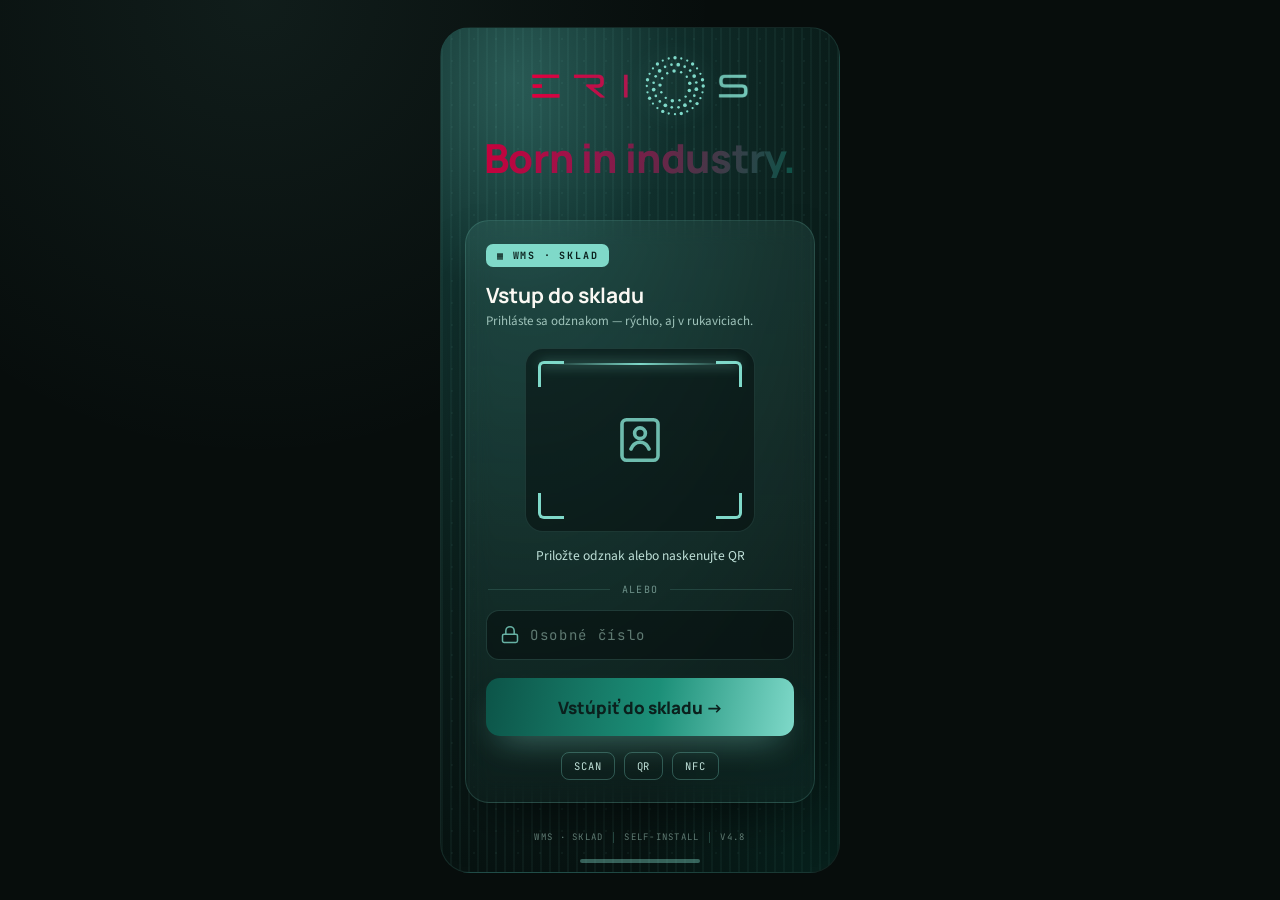
<file: wapp.html>
<!DOCTYPE html><html lang="sk"><head><meta charset="UTF-8"><meta name="viewport" content="width=device-width, initial-scale=1.0, viewport-fit=cover">
<meta name="theme-color" content="#0B201D"><title>ERIOS Sklad — Prihlásenie</title><link href="https://fonts.googleapis.com/css2?family=Manrope:wght@500;600;700;800&family=Source+Sans+3:wght@400;500;600&family=JetBrains+Mono:wght@400;500;700&display=swap" rel="stylesheet"><style>
:root{--crimson:#C8003C;--magenta:#98154B;--plum:#6C2448;--teal:#0C5448;--teal-ink:#0B201D;
--paper:#FAF8F3;--teal-light:#7FD9C9;
--grad:linear-gradient(100deg,var(--crimson) 0%,var(--magenta) 32%,var(--plum) 55%,var(--teal) 100%);
--font-d:'Manrope',system-ui,sans-serif;--font-b:'Source Sans 3',system-ui,sans-serif;--font-m:'JetBrains Mono',ui-monospace,monospace}
*{margin:0;padding:0;box-sizing:border-box}

html,body{height:100%}
body{font-family:var(--font-b);color:var(--paper);background:#050b0a;-webkit-font-smoothing:antialiased}
#app{width:100%;min-height:100svh;overflow:hidden;position:relative;display:flex;flex-direction:column;isolation:isolate;
  padding-top:env(safe-area-inset-top);padding-bottom:env(safe-area-inset-bottom);
  background:radial-gradient(130% 110% at 22% 10%,#163f3c 0%,var(--teal-ink) 52%,#050b0a 100%)}
#app::before{content:"";position:absolute;inset:0;z-index:0;pointer-events:none;
  background:radial-gradient(70% 42% at 18% 6%,rgba(127,217,201,.18),transparent 60%),radial-gradient(80% 52% at 96% 102%,rgba(12,84,72,.30),transparent 60%),repeating-linear-gradient(90deg,rgba(127,217,201,.05) 0 2px,transparent 2px 9px) ,radial-gradient(rgba(127,217,201,.05) 1px,transparent 1.4px) 0 0/22px 22px}
.wrap{position:relative;z-index:6;flex:1;display:flex;flex-direction:column;justify-content:center;padding:18px 24px}
.group{display:flex;flex-direction:column;gap:clamp(28px,5vh,42px)}
.brand{display:flex;flex-direction:column;align-items:center}
.logo-live{display:flex;align-items:center;justify-content:center;height:clamp(48px,13vw,60px)}
.logo-live .eri,.logo-live .s{height:100%;width:auto;display:block}.logo-live .s{margin-left:13px}
.logo-live .o-spin{height:100%;aspect-ratio:1;margin-left:15px;filter:drop-shadow(0 0 12px rgba(127,217,201,.4))}
.o-spin circle{fill:var(--teal-light)}.o-spin .ring{transform-origin:50px 50px}
.o-spin .rA{animation:spin 38s linear infinite}.o-spin .rB{animation:spin 26s linear infinite reverse}.o-spin .rC{animation:spin 18s linear infinite}
@keyframes spin{to{transform:rotate(360deg)}}
.born-grad{margin-top:22px;font-family:var(--font-d);font-weight:800;font-size:clamp(28px,8.5vw,40px);line-height:1.02;letter-spacing:-.01em;text-align:center;background:var(--grad);-webkit-background-clip:text;background-clip:text;color:transparent}

.card{background:linear-gradient(180deg,rgba(127,217,201,.10),rgba(127,217,201,.03));border:1px solid rgba(127,217,201,.18);border-radius:24px;padding:22px 20px;backdrop-filter:blur(12px);box-shadow:0 26px 54px -24px rgba(0,0,0,.7)}
.modtag{display:inline-flex;align-items:center;gap:8px;font-family:var(--font-m);font-size:10px;letter-spacing:.18em;text-transform:uppercase;color:var(--teal-ink);background:var(--teal-light);padding:5px 11px;border-radius:7px;font-weight:700}
.card h2{font-family:var(--font-d);font-weight:700;font-size:21px;margin-top:14px}
.card .sub{font-size:13px;color:#9fc3ba;margin-top:3px}

.scanzone{position:relative;margin:18px auto 0;width:100%;max-width:230px;aspect-ratio:1.25;border-radius:18px;background:rgba(5,11,10,.5);border:1px solid rgba(127,217,201,.14);display:grid;place-items:center;overflow:hidden}
.scanzone .badge{width:54px;height:54px;color:var(--teal-light);opacity:.85}
.cnr{position:absolute;width:26px;height:26px;border:3px solid var(--teal-light)}
.cnr.tl{top:12px;left:12px;border-right:0;border-bottom:0;border-radius:6px 0 0 0}
.cnr.tr{top:12px;right:12px;border-left:0;border-bottom:0;border-radius:0 6px 0 0}
.cnr.bl{bottom:12px;left:12px;border-right:0;border-top:0;border-radius:0 0 0 6px}
.cnr.br{bottom:12px;right:12px;border-left:0;border-top:0;border-radius:0 0 6px 0}
.sl{position:absolute;left:14px;right:14px;height:2px;background:linear-gradient(90deg,transparent,var(--teal-light),transparent);box-shadow:0 0 12px var(--teal-light);top:14px;animation:scanline 2s ease-in-out infinite}
@keyframes scanline{0%,100%{top:16px;opacity:.4}50%{top:calc(100% - 16px);opacity:1}}
.sz-label{text-align:center;font-size:13.5px;color:#bfe0d8;margin-top:14px}

.altline{display:flex;align-items:center;gap:12px;margin:18px 2px 0;color:#6f938b;font-family:var(--font-m);font-size:10px;letter-spacing:.12em;text-transform:uppercase}
.altline::before,.altline::after{content:"";flex:1;height:1px;background:rgba(127,217,201,.16)}
.field{display:flex;align-items:center;gap:10px;background:rgba(5,11,10,.5);border:1.5px solid rgba(127,217,201,.18);border-radius:13px;padding:0 13px;height:50px;margin-top:14px}
.field svg{width:20px;height:20px;color:var(--teal-light);opacity:.8;flex:0 0 auto}
.field input{flex:1;background:none;border:0;outline:none;color:var(--paper);font-family:var(--font-m);font-size:14px;letter-spacing:.12em;height:100%}
.field input::placeholder{color:#5f7a72}

.btn{margin-top:18px;width:100%;height:58px;border:0;cursor:pointer;border-radius:14px;background:linear-gradient(100deg,var(--teal) 0%,#1c8f78 55%,var(--teal-light) 100%);color:var(--teal-ink);font-family:var(--font-d);font-weight:800;font-size:17px;display:flex;align-items:center;justify-content:center;gap:9px;box-shadow:0 16px 34px -14px rgba(127,217,201,.45);transition:transform .16s,box-shadow .25s}
.btn:hover{transform:translateY(-2px);box-shadow:0 22px 44px -14px rgba(127,217,201,.55)}
.methods{display:flex;justify-content:center;gap:9px;margin-top:16px}
.methods .key{font-family:var(--font-m);font-size:10.5px;letter-spacing:.08em;border:1px solid rgba(127,217,201,.3);border-radius:8px;padding:6px 12px;color:#bfe0d8}
.foot{position:relative;z-index:6;display:flex;align-items:center;justify-content:center;gap:10px;padding:0 24px 16px;font-family:var(--font-m);font-size:9px;letter-spacing:.14em;text-transform:uppercase;color:#5f7a72}
.foot .bar{width:1px;height:11px;background:rgba(127,217,201,.22)}
.homebar{position:relative;z-index:6;width:120px;height:4px;border-radius:99px;background:rgba(127,217,201,.4);margin:0 auto 9px}
@media (min-width:520px){body{display:grid;place-items:center;min-height:100vh;background:radial-gradient(60vw 60vw at 20% 0,rgba(127,217,201,.08),transparent 60%),#070d0c;padding:24px}#app{width:400px;min-height:auto;height:860px;max-height:94vh;border-radius:30px;border:1px solid rgba(127,217,201,.12)}}
</style></head>
<body><div id="app">
  <div class="wrap"><div class="group">
    <div class="brand"><div class="logo-live"><img class="eri" src="[data-uri]"><svg class="o-spin" viewBox="0 0 100 100" aria-hidden="true"><g class="ring rA"><circle cx="97.00" cy="50.00" r="2.80"/><circle cx="95.82" cy="60.46" r="1.90"/><circle cx="92.35" cy="70.39" r="1.90"/><circle cx="86.75" cy="79.30" r="2.80"/><circle cx="79.30" cy="86.75" r="1.90"/><circle cx="70.39" cy="92.35" r="1.90"/><circle cx="60.46" cy="95.82" r="2.80"/><circle cx="50.00" cy="97.00" r="1.90"/><circle cx="39.54" cy="95.82" r="1.90"/><circle cx="29.61" cy="92.35" r="2.80"/><circle cx="20.70" cy="86.75" r="1.90"/><circle cx="13.25" cy="79.30" r="1.90"/><circle cx="7.65" cy="70.39" r="2.80"/><circle cx="4.18" cy="60.46" r="1.90"/><circle cx="3.00" cy="50.00" r="1.90"/><circle cx="4.18" cy="39.54" r="2.80"/><circle cx="7.65" cy="29.61" r="1.90"/><circle cx="13.25" cy="20.70" r="1.90"/><circle cx="20.70" cy="13.25" r="2.80"/><circle cx="29.61" cy="7.65" r="1.90"/><circle cx="39.54" cy="4.18" r="1.90"/><circle cx="50.00" cy="3.00" r="2.80"/><circle cx="60.46" cy="4.18" r="1.90"/><circle cx="70.39" cy="7.65" r="1.90"/><circle cx="79.30" cy="13.25" r="2.80"/><circle cx="86.75" cy="20.70" r="1.90"/><circle cx="92.35" cy="29.61" r="1.90"/><circle cx="95.82" cy="39.54" r="2.80"/></g><g class="ring rB"><circle cx="85.60" cy="55.38" r="3.10"/><circle cx="82.19" cy="66.12" r="2.20"/><circle cx="75.64" cy="75.27" r="2.20"/><circle cx="66.57" cy="81.96" r="3.10"/><circle cx="55.88" cy="85.52" r="2.20"/><circle cx="44.62" cy="85.60" r="2.20"/><circle cx="33.88" cy="82.19" r="3.10"/><circle cx="24.73" cy="75.64" r="2.20"/><circle cx="18.04" cy="66.57" r="2.20"/><circle cx="14.48" cy="55.88" r="3.10"/><circle cx="14.40" cy="44.62" r="2.20"/><circle cx="17.81" cy="33.88" r="2.20"/><circle cx="24.36" cy="24.73" r="3.10"/><circle cx="33.43" cy="18.04" r="2.20"/><circle cx="44.12" cy="14.48" r="2.20"/><circle cx="55.38" cy="14.40" r="3.10"/><circle cx="66.12" cy="17.81" r="2.20"/><circle cx="75.27" cy="24.36" r="2.20"/><circle cx="81.96" cy="33.43" r="3.10"/><circle cx="85.52" cy="44.12" r="2.20"/></g><g class="ring rC"><circle cx="73.88" cy="57.39" r="2.90"/><circle cx="67.71" cy="67.64" r="2.00"/><circle cx="57.49" cy="73.85" r="2.00"/><circle cx="45.54" cy="74.60" r="2.90"/><circle cx="34.62" cy="69.71" r="2.00"/><circle cx="27.22" cy="60.31" r="2.00"/><circle cx="25.04" cy="48.54" r="2.90"/><circle cx="28.58" cy="37.11" r="2.00"/><circle cx="37.02" cy="28.63" r="2.00"/><circle cx="48.44" cy="25.05" r="2.90"/><circle cx="60.21" cy="27.18" r="2.00"/><circle cx="69.65" cy="34.54" r="2.00"/><circle cx="74.58" cy="45.44" r="2.90"/></g></svg><img class="s" src="[data-uri]"></div><h1 class="born-grad">Born in industry.</h1></div>
    <div class="card">
      <span class="modtag">▦ WMS · SKLAD</span>
      <h2>Vstup do skladu</h2>
      <div class="sub">Prihláste sa odznakom — rýchlo, aj v rukaviciach.</div>
      <div class="scanzone"><span class="cnr tl"></span><span class="cnr tr"></span><span class="cnr bl"></span><span class="cnr br"></span><span class="badge"><svg viewBox="0 0 24 24" fill="none" stroke="currentColor" stroke-width="1.6" stroke-linecap="round" stroke-linejoin="round"><rect x="4" y="3" width="16" height="18" rx="2"/><circle cx="12" cy="9" r="2.4"/><path d="M8 16c.8-2 2.3-3 4-3s3.2 1 4 3"/></svg></span><span class="sl"></span></div>
      <div class="sz-label">Priložte odznak alebo naskenujte QR</div>
      <div class="altline">alebo</div>
      <div class="field"><svg viewBox="0 0 24 24" fill="none" stroke="currentColor" stroke-width="1.8"><rect x="3" y="11" width="18" height="10" rx="2"/><path d="M7 11V7a5 5 0 0 1 10 0v4"/></svg><input placeholder="Osobné číslo" inputmode="numeric"></div>
      <button class="btn">Vstúpiť do skladu →</button>
      <div class="methods"><span class="key">SCAN</span><span class="key">QR</span><span class="key">NFC</span></div>
    </div>
  </div></div>
  <div class="foot"><span>WMS · sklad</span><span class="bar"></span><span>self-install</span><span class="bar"></span><span>v4.8</span></div>
  <div class="homebar"></div>
</div></body></html>
</file>
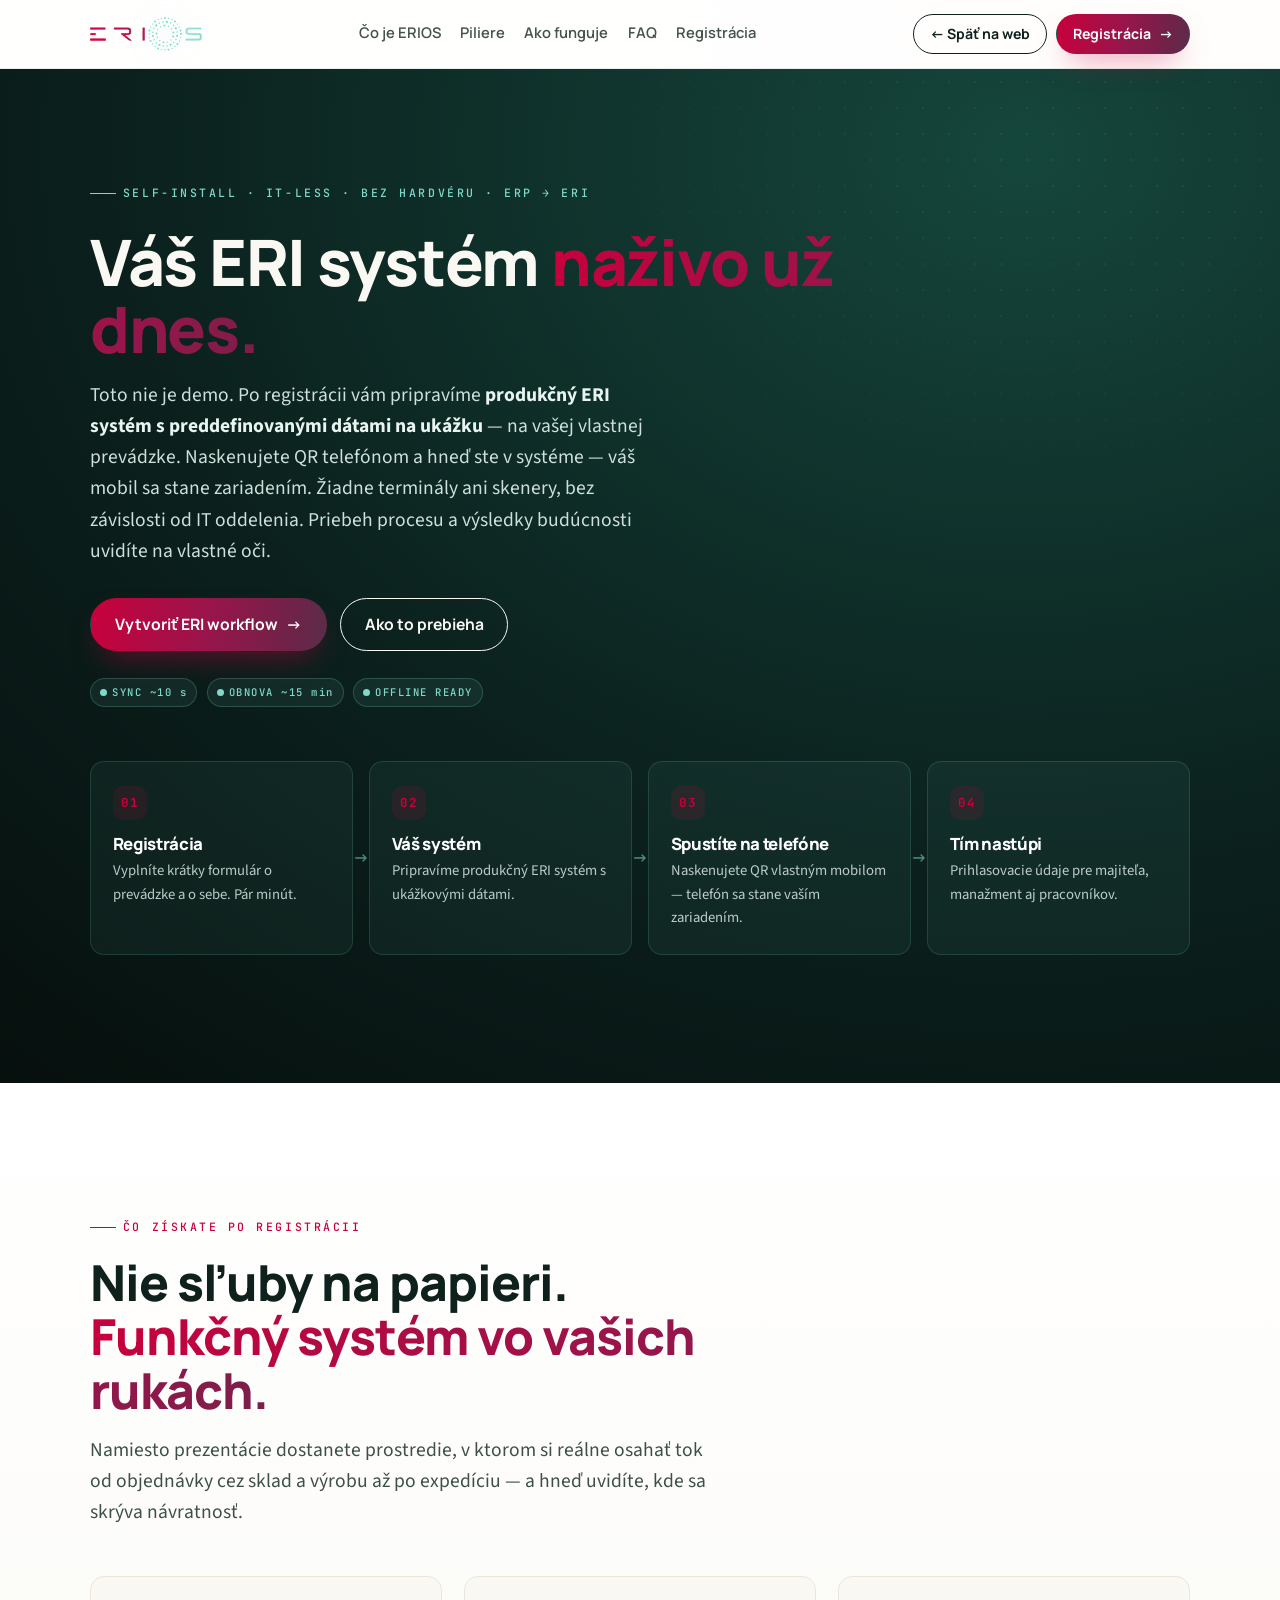
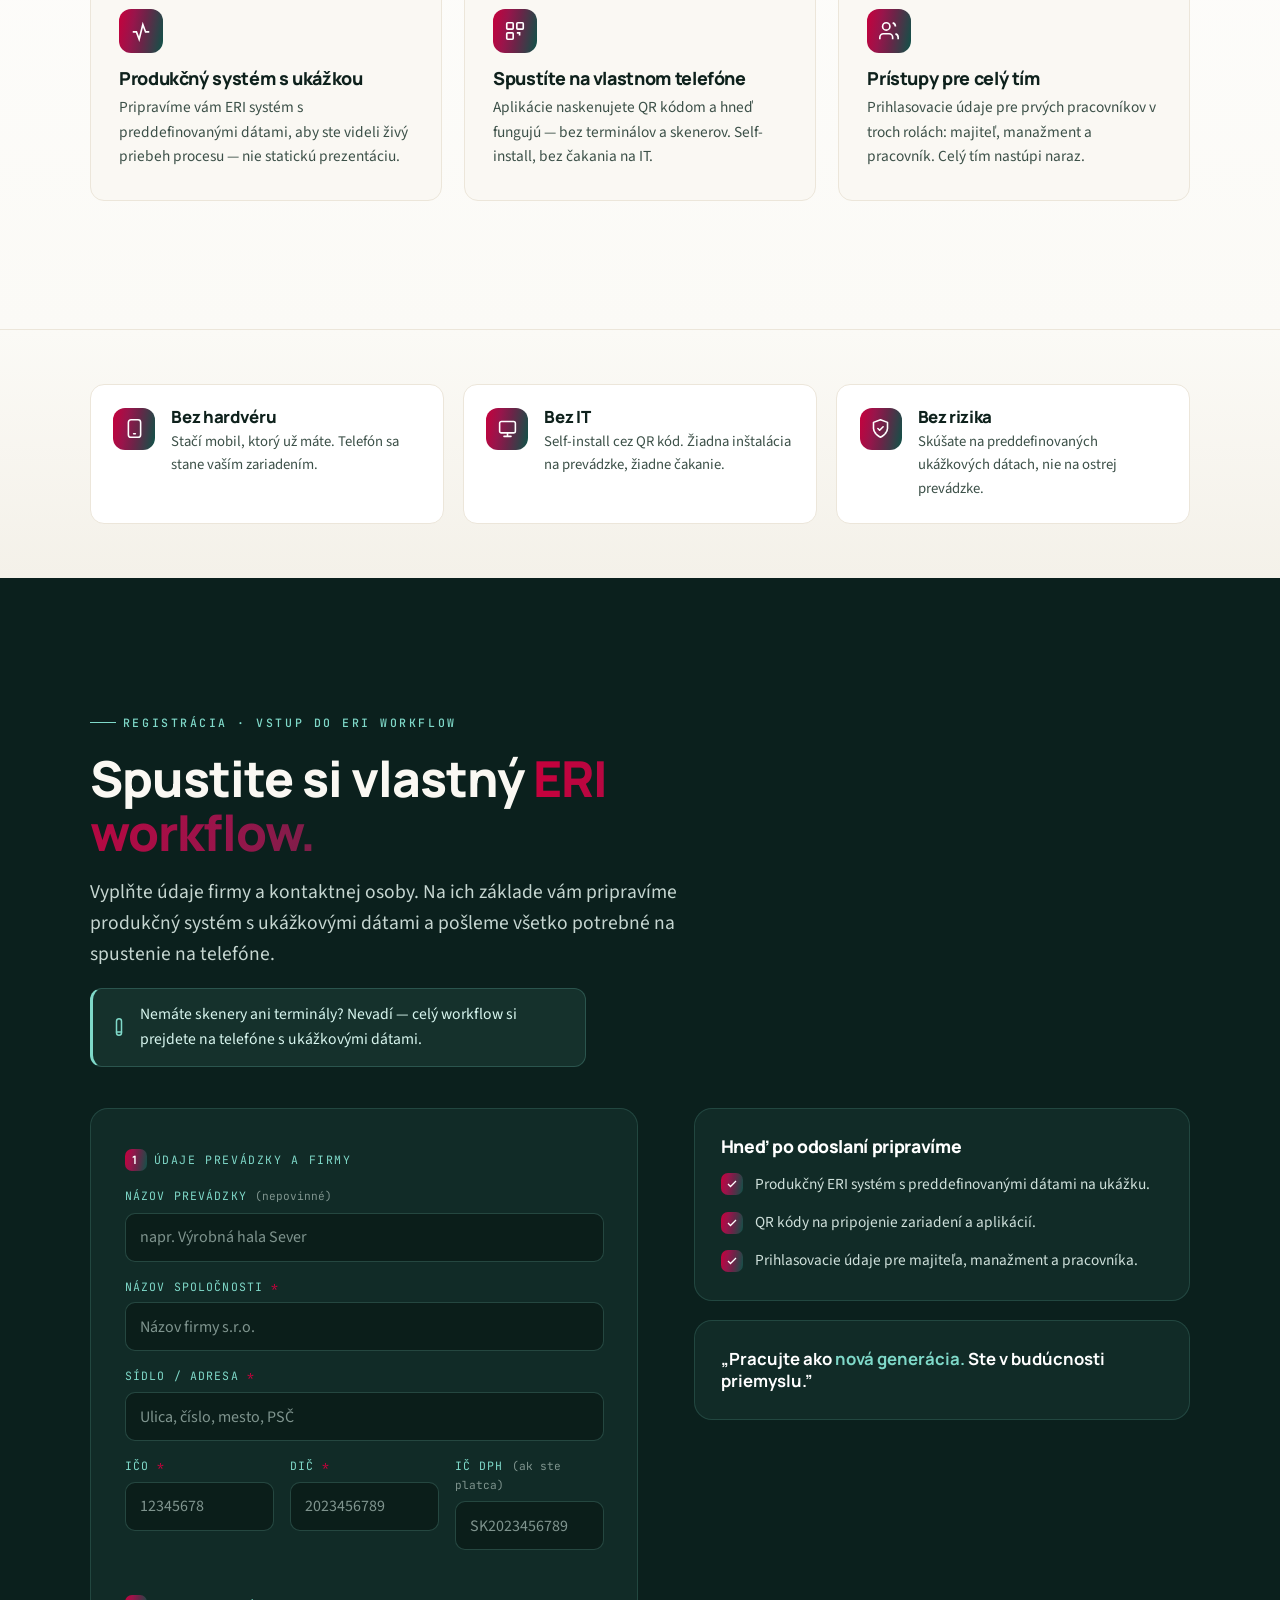
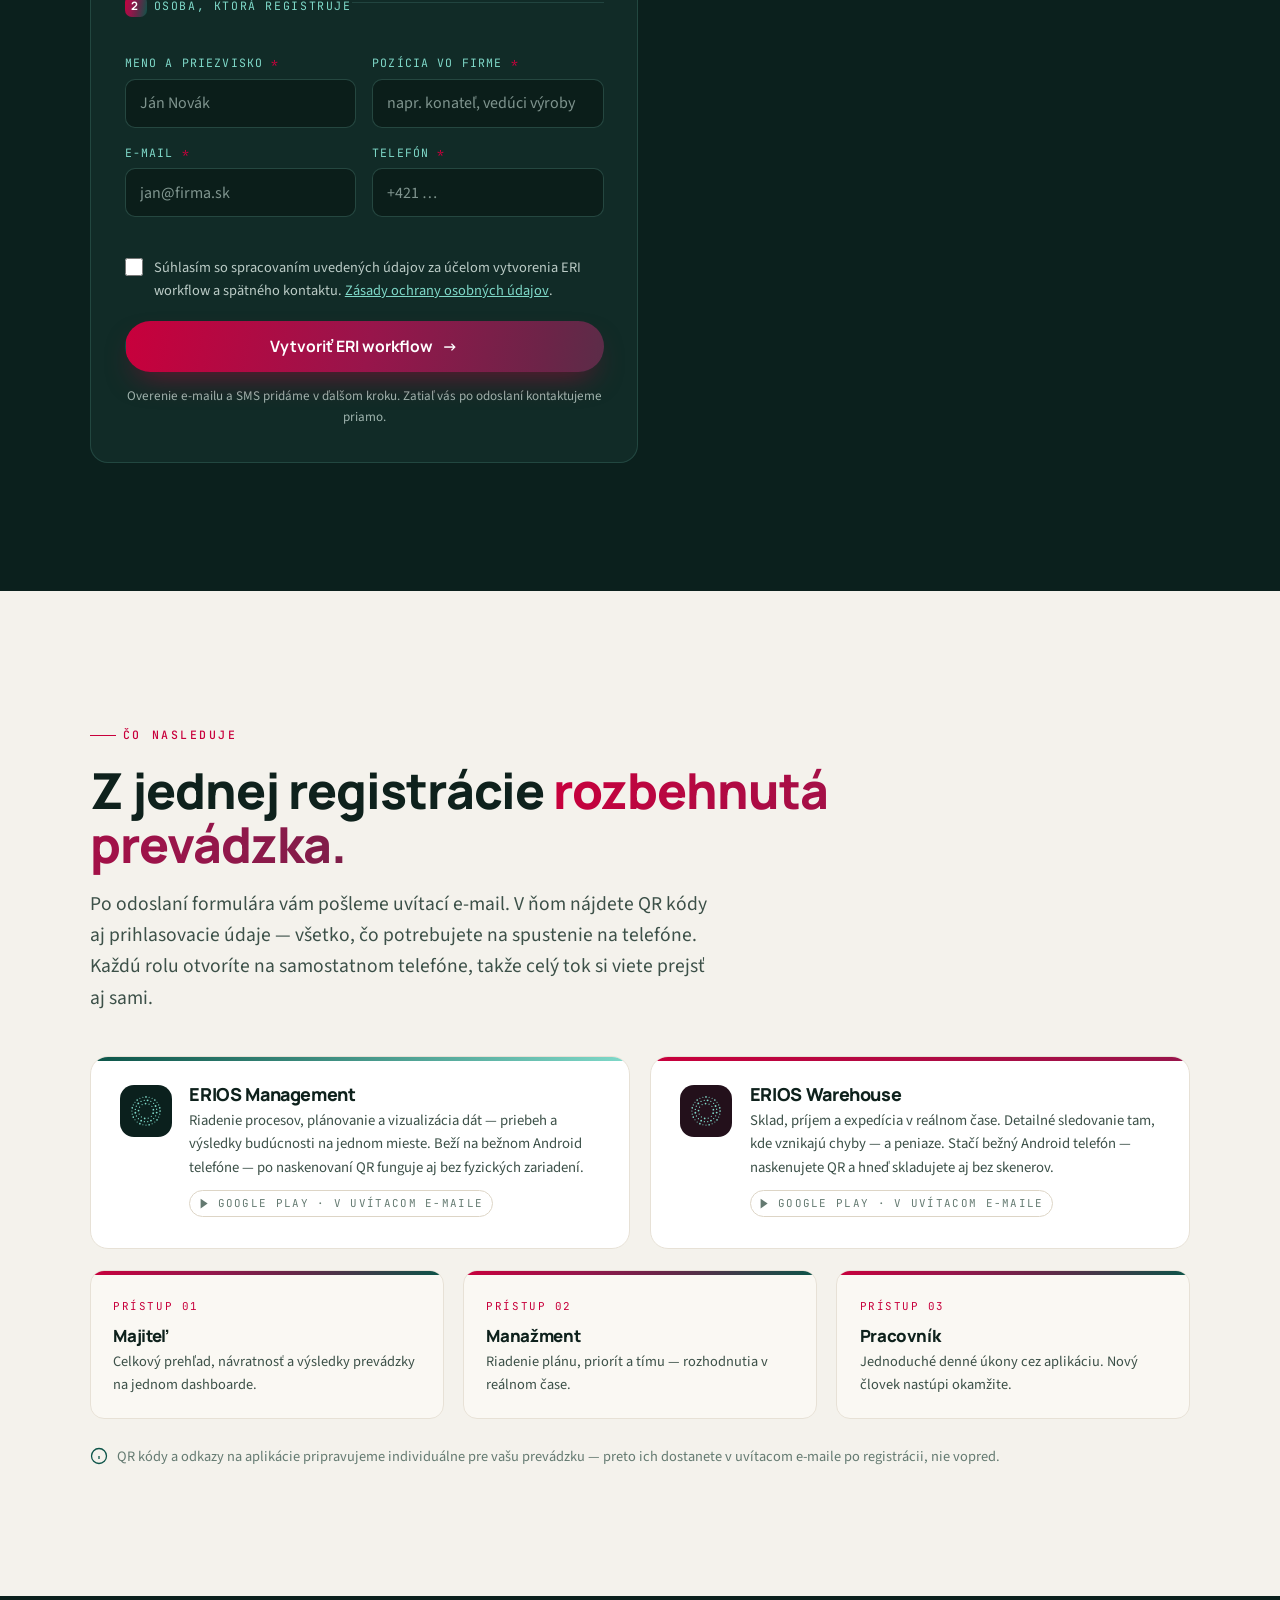
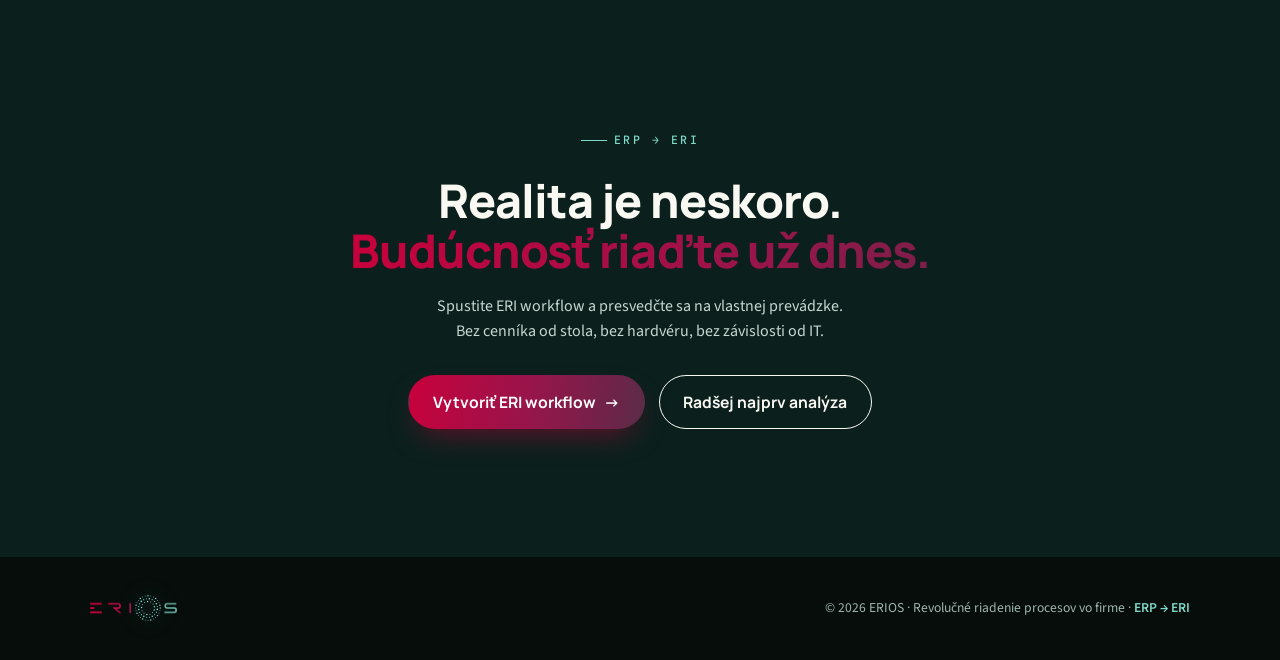
<file: workflow.html>
<!DOCTYPE html>
<html lang="sk" class="no-js">
<head>
<meta charset="UTF-8">
<meta name="viewport" content="width=device-width, initial-scale=1.0">
<title>Vytvoriť ERI workflow — ERIOS</title>
<meta name="description" content="Spustite vlastný ERI produkčný systém s ukážkovými dátami. Self-install cez QR kódy, bez závislosti od IT. Registrácia do ERI workflow.">
<meta name="theme-color" content="#0B201D">
<meta property="og:type" content="website">
<meta property="og:title" content="Vytvoriť ERI workflow — ERIOS">
<meta property="og:description" content="Pár krokov a máte vlastný ERI produkčný systém s ukážkovými dátami. Self-install, bez IT oddelenia.">
<meta property="og:locale" content="sk_SK">
<link rel="manifest" href="[data-uri]">
<link rel="apple-touch-icon" href="[data-uri]">
<link rel="icon" href="[data-uri]">
<script>document.documentElement.className=document.documentElement.className.replace('no-js','js');</script>
<link rel="preconnect" href="https://fonts.googleapis.com">
<link rel="preconnect" href="https://fonts.gstatic.com" crossorigin>
<link href="https://fonts.googleapis.com/css2?family=Manrope:wght@500;600;700;800&family=Source+Sans+3:ital,wght@0,400;0,500;0,600;1,400&family=JetBrains+Mono:wght@400;500;700&display=swap" rel="stylesheet">
<style>
:root{
  --crimson:#C8003C;--magenta:#98154B;--plum:#6C2448;--teal:#0C5448;--teal-ink:#0B201D;
  --paper:#FAF8F3;--ink:#0E211C;--ink2:#3C5048;--ink3:#647A71;--teal-light:#7FD9C9;
  --accent:#C8003C;
  --grad:linear-gradient(100deg,var(--crimson) 0%,var(--magenta) 32%,var(--plum) 55%,var(--teal) 100%);
  --maxw:1180px;--pad:clamp(20px,5vw,40px);--sect:clamp(72px,10vw,128px);--r:18px;
  --shadow:0 18px 50px -24px rgba(11,32,29,.45);
  --font-d:'Manrope',system-ui,sans-serif;--font-b:'Source Sans 3',system-ui,sans-serif;--font-m:'JetBrains Mono',ui-monospace,monospace;
}
*,*::before,*::after{box-sizing:border-box;margin:0;padding:0}
html{scroll-behavior:smooth;-webkit-text-size-adjust:100%;background:#F4F2EC}
body{font-family:var(--font-b);background:transparent;color:var(--ink);line-height:1.6;font-size:clamp(16px,1.05vw,17px);overflow-x:hidden}
body::before{content:"";position:fixed;inset:0;z-index:-1;pointer-events:none;background:radial-gradient(58vw 58vw at 86% -6%,rgba(200,0,60,.055),transparent 60%),radial-gradient(54vw 54vw at -12% 112%,rgba(12,84,72,.07),transparent 60%),radial-gradient(rgba(12,84,72,.05) 1px,transparent 1.5px) 0 0/30px 30px,linear-gradient(180deg,#FAF8F3,#F1EFE8)}
img{max-width:100%;display:block}
a{color:inherit;text-decoration:none}
h1,h2,h3,h4{font-family:var(--font-d);line-height:1.08;letter-spacing:-.02em;font-weight:800}
section{scroll-margin-top:84px}
.container{width:100%;max-width:var(--maxw);margin-inline:auto;padding-inline:var(--pad)}
.section{padding-block:var(--sect)}
.eyebrow{font-family:var(--font-m);font-size:.72rem;font-weight:500;letter-spacing:.22em;text-transform:uppercase;color:var(--accent);display:inline-flex;align-items:center;gap:.6em;margin-bottom:1.25rem}
.eyebrow::before{content:"";width:26px;height:1px;background:var(--accent)}
.sect-title{font-size:clamp(1.9rem,4.4vw,3.1rem);margin:0 0 1.1rem;max-width:20ch}
.lead{font-size:clamp(1.05rem,1.6vw,1.22rem);color:var(--ink2);max-width:62ch;margin-bottom:.4rem}
.grad-text{background:var(--grad);-webkit-background-clip:text;background-clip:text;color:transparent}

.btn{display:inline-flex;align-items:center;gap:.55em;font-family:var(--font-d);font-weight:700;font-size:.98rem;padding:.85em 1.5em;border-radius:999px;border:1.5px solid transparent;cursor:pointer;transition:transform .18s ease,box-shadow .25s ease,background .25s,color .25s;white-space:nowrap}
.btn-primary{background:var(--grad);color:#fff;box-shadow:0 14px 30px -12px rgba(200,0,60,.55);background-size:160% 100%;position:relative;overflow:hidden}
.btn-primary:hover{transform:translateY(-2px);box-shadow:0 20px 40px -12px rgba(200,0,60,.6);background-position:100% 0}
.btn-primary::after{content:"";position:absolute;top:0;left:-70%;width:45%;height:100%;background:linear-gradient(100deg,transparent,rgba(255,255,255,.5),transparent);transform:skewX(-18deg);transition:left .65s ease;pointer-events:none}
.btn-primary:hover::after{left:130%}
.btn-ghost{border-color:currentColor;color:var(--ink)}
.btn-ghost:hover{background:var(--ink);color:var(--paper);transform:translateY(-2px)}
.on-dark .btn-ghost{color:var(--paper)}
.on-dark .btn-ghost:hover{background:var(--paper);color:var(--ink)}
.btn .arr{transition:transform .2s}.btn:hover .arr{transform:translateX(3px)}

.scroll-progress{position:fixed;top:0;left:0;height:3px;width:0;z-index:70;background:var(--grad);transition:width .12s linear}

.header{position:sticky;top:0;z-index:60;background:rgba(255,255,255,.9);backdrop-filter:blur(16px) saturate(1.3);-webkit-backdrop-filter:blur(16px) saturate(1.3);border-bottom:1px solid rgba(11,32,29,.08)}
.nav{display:flex;align-items:center;justify-content:space-between;gap:1rem;height:68px}
.brand{display:inline-flex;align-items:center;transition:transform .2s ease,opacity .2s ease}
.brand:hover{transform:translateY(-1px);opacity:.8}
.brand img{height:34px;width:auto;display:block}
.nav-links{display:flex;align-items:center;gap:clamp(.7rem,1.5vw,1.35rem);list-style:none}
.nav-links a{font-family:var(--font-d);font-weight:600;font-size:.92rem;color:var(--ink);opacity:.78;position:relative;padding:.3em 0;transition:opacity .2s,color .2s}
.nav-links a:hover{opacity:1;color:var(--accent)}
.nav-links a::after{content:"";position:absolute;left:0;bottom:-2px;height:2px;width:0;background:var(--grad);transition:width .25s}
.nav-links a:hover::after{width:100%}
.nav-cta{display:flex;align-items:center;gap:.55rem}
.nav-cta .btn{padding:.55em 1.15em;font-size:.88rem}
.burger{display:none;flex-direction:column;gap:5px;background:none;border:0;cursor:pointer;padding:8px}
.burger span{width:24px;height:2px;background:var(--ink);transition:.25s;border-radius:2px}

/* HERO */
.wf-hero{position:relative;background:var(--teal-ink);color:var(--paper);overflow:hidden;padding-block:clamp(72px,12vh,120px) var(--sect)}
.wf-hero::before{content:"";position:absolute;inset:0;z-index:0;background:radial-gradient(130% 130% at 80% 8%,#15463c 0%,var(--teal-ink) 55%,#060d0b 100%)}
.wf-hero .dots-deco{position:absolute;inset:0;z-index:0;opacity:.5;pointer-events:none;background-image:radial-gradient(rgba(127,217,201,.18) 1.4px,transparent 1.6px);background-size:26px 26px;-webkit-mask-image:radial-gradient(70% 60% at 85% 10%,#000,transparent 70%);mask-image:radial-gradient(70% 60% at 85% 10%,#000,transparent 70%)}
.wf-hero .container{position:relative;z-index:2}
.wf-hero .eyebrow{color:var(--teal-light)}.wf-hero .eyebrow::before{background:var(--teal-light)}
.wf-hero h1{font-size:clamp(2.2rem,5.4vw,4rem);line-height:1.04;margin:.4rem 0 1.1rem;max-width:18ch}
.wf-hero .lead{color:#cfe0db;max-width:58ch}
.wf-hero-actions{display:flex;flex-wrap:wrap;gap:.85rem;margin-top:1.9rem}

/* STEPPER */
.stepper{display:grid;grid-template-columns:repeat(4,1fr);gap:1rem;margin-top:3.4rem}
.step-card{position:relative;background:rgba(127,217,201,.06);border:1px solid rgba(127,217,201,.16);border-radius:14px;padding:1.5rem 1.35rem;transition:transform .25s,border-color .25s}
.step-card:hover{transform:translateY(-4px);border-color:var(--teal-light)}
.step-card .num{font-family:var(--font-m);font-weight:700;font-size:.78rem;letter-spacing:.12em;color:var(--crimson);display:inline-flex;align-items:center;justify-content:center;width:34px;height:34px;border-radius:10px;background:rgba(200,0,60,.12);margin-bottom:.95rem}
.step-card h3{color:#fff;font-size:1.05rem;margin-bottom:.35rem}
.step-card p{color:#bcccc7;font-size:.92rem}
.step-card::after{content:"→";position:absolute;right:-1.05rem;top:50%;transform:translateY(-50%);color:var(--teal-light);font-family:var(--font-d);font-weight:700;opacity:.6}
.step-card:last-child::after{display:none}

/* VALUE CARDS */
.values{background:linear-gradient(180deg,#ffffff,#FBFAF6)}
.vgrid{display:grid;grid-template-columns:repeat(3,1fr);gap:1.4rem;margin-top:3rem}
.vcard{padding:1.95rem 1.75rem;border-radius:14px;background:var(--paper);border:1px solid #ece6da;transition:border-color .25s,transform .25s,box-shadow .25s}
.vcard:hover{border-color:var(--teal);transform:translateY(-3px);box-shadow:var(--shadow)}
.vcard .ico{width:44px;height:44px;border-radius:12px;background:var(--grad);display:grid;place-items:center;margin-bottom:1.05rem}
.vcard .ico svg{width:22px;height:22px;stroke:#fff;fill:none;stroke-width:1.8}
.vcard h3{font-size:1.12rem;margin-bottom:.4rem}
.vcard p{font-size:.96rem;color:var(--ink2)}

/* REGISTER FORM */
.register{background:var(--teal-ink);color:var(--paper)}
.register .eyebrow{color:var(--teal-light)}.register .eyebrow::before{background:var(--teal-light)}
.register .lead{color:#c6d6d1}
.reg-grid{display:grid;grid-template-columns:1.05fr .95fr;gap:clamp(2rem,5vw,3.5rem);margin-top:2.6rem;align-items:start}
.cform{background:rgba(127,217,201,.06);border:1px solid rgba(127,217,201,.16);border-radius:var(--r);padding:clamp(1.4rem,3vw,2.1rem)}
.fset{border:0;padding:0;margin:0 0 1.4rem}
.fset legend{font-family:var(--font-m);font-size:.72rem;letter-spacing:.14em;text-transform:uppercase;color:var(--teal-light);margin-bottom:1rem;padding-top:.4rem;display:flex;align-items:center;gap:.6em}
.fset legend .ix{width:22px;height:22px;border-radius:7px;background:var(--grad);color:#fff;display:grid;place-items:center;font-weight:700;font-family:var(--font-d);font-size:.72rem}
.fset+.fset{border-top:1px solid rgba(127,217,201,.14);padding-top:1.3rem}
.row{display:grid;gap:0 1rem;grid-template-columns:1fr 1fr}
.row.three{grid-template-columns:1fr 1fr 1fr}
.field{display:flex;flex-direction:column;gap:.4rem;margin-bottom:1rem}
.field.full{grid-column:1/-1}
.field label{font-family:var(--font-m);font-size:.72rem;letter-spacing:.1em;text-transform:uppercase;color:var(--teal-light)}
.field label .req{color:var(--crimson)}
.field label .opt{color:#7f948e;text-transform:none;letter-spacing:0;font-size:.7rem}
.field input,.field select{font-family:var(--font-b);font-size:1rem;color:#fff;background:rgba(6,13,11,.42);border:1px solid rgba(127,217,201,.22);border-radius:10px;padding:.78em .9em;transition:border-color .2s,box-shadow .2s;width:100%}
.field input::placeholder{color:#7f948e}
.field input:focus,.field select:focus{outline:none;border-color:var(--teal-light);box-shadow:0 0 0 3px rgba(127,217,201,.16)}
.field select{appearance:none;-webkit-appearance:none;cursor:pointer;background-image:url("data:image/svg+xml,%3Csvg xmlns='http://www.w3.org/2000/svg' viewBox='0 0 24 24' fill='none' stroke='%237FD9C9' stroke-width='2'%3E%3Cpath d='M6 9l6 6 6-6'/%3E%3C/svg%3E");background-repeat:no-repeat;background-position:right .9em center;background-size:14px;padding-right:2.4em}
.field select option{color:#0e211c}
.consent{display:flex;gap:.7rem;align-items:flex-start;margin:.4rem 0 1.2rem;font-size:.9rem;color:#bcccc7;cursor:pointer}
.consent input{margin-top:.15rem;width:18px;height:18px;flex:0 0 auto;accent-color:var(--crimson)}
.consent a{color:var(--teal-light);text-decoration:underline}
.hp{position:absolute;left:-9999px;width:1px;height:1px;overflow:hidden}
.cform .btn{width:100%;justify-content:center}
.cform .btn[disabled]{opacity:.6;cursor:not-allowed;transform:none}
.form-foot{margin-top:.9rem;font-size:.82rem;color:#9fb4ae;text-align:center}
.form-status{margin-top:1rem;font-size:.95rem;border-radius:10px;padding:.85em 1em;display:none}
.form-status.show{display:block}
.form-status.ok{background:rgba(127,217,201,.12);border:1px solid var(--teal-light);color:#d7f5ee}
.form-status.err{background:rgba(200,0,60,.14);border:1px solid var(--crimson);color:#ffd8e0}

/* SIDE: WHAT YOU GET */
.reg-side .panel{background:rgba(127,217,201,.06);border:1px solid rgba(127,217,201,.16);border-radius:var(--r);padding:1.7rem 1.6rem}
.reg-side .panel+.panel{margin-top:1.2rem}
.reg-side h3{color:#fff;font-size:1.1rem;margin-bottom:1rem}
.tlist{list-style:none;display:grid;gap:.85rem}
.tlist li{display:flex;gap:.8rem;align-items:flex-start;color:#cfe0db;font-size:.96rem}
.tlist .tick{flex:0 0 22px;width:22px;height:22px;border-radius:7px;background:var(--grad);display:grid;place-items:center;margin-top:.12rem}
.tlist .tick svg{width:12px;height:12px;stroke:#fff;stroke-width:2.6;fill:none}
.reg-side .quote{font-family:var(--font-d);font-weight:700;font-size:1.05rem;color:#fff;line-height:1.3}
.reg-side .quote span{color:var(--teal-light)}

/* AFTER / NEXT STEPS */
.after .sect-title{max-width:24ch}
.app-tiles{display:grid;grid-template-columns:1fr 1fr;gap:1.3rem;margin-top:2.6rem}
.app-tile{border:1px solid #e7e1d6;background:#fff;border-radius:var(--r);padding:1.8rem;display:flex;gap:1.1rem;align-items:flex-start;transition:transform .25s,box-shadow .25s,border-color .25s}
.app-tile:hover{transform:translateY(-3px);box-shadow:var(--shadow)}
.app-tile .glyph{flex:0 0 auto;width:52px;height:52px;border-radius:14px;background:var(--teal-ink);display:grid;place-items:center}
.app-tile .glyph svg{width:26px;height:26px;stroke:var(--teal-light);fill:none;stroke-width:1.7}
.app-tile h3{font-size:1.12rem;margin-bottom:.25rem}
.app-tile p{font-size:.92rem;color:var(--ink2);margin-bottom:.7rem}
.gp{display:inline-flex;align-items:center;gap:.5em;font-family:var(--font-m);font-size:.68rem;letter-spacing:.12em;text-transform:uppercase;color:var(--ink3);border:1px solid #ddd5c6;border-radius:999px;padding:.35em .8em}
.gp svg{width:13px;height:13px}
.creds{display:grid;grid-template-columns:repeat(3,1fr);gap:1.2rem;margin-top:1.3rem}
.cred{border:1px solid #e7e1d6;background:var(--paper);border-radius:14px;padding:1.4rem;position:relative;overflow:hidden}
.cred::before{content:"";position:absolute;left:0;top:0;height:4px;width:100%;background:var(--grad)}
.cred .role{font-family:var(--font-m);font-size:.68rem;letter-spacing:.14em;text-transform:uppercase;color:var(--crimson)}
.cred h4{font-size:1.05rem;margin:.5rem 0 .3rem}
.cred p{font-size:.9rem;color:var(--ink2)}
.wf-note{margin-top:1.6rem;font-size:.9rem;color:var(--ink3);display:flex;gap:.6em;align-items:flex-start}
.wf-note svg{flex:0 0 auto;width:18px;height:18px;stroke:var(--teal);fill:none;stroke-width:1.7;margin-top:.15rem}

/* CLOSING */
.closing{background:var(--teal-ink);color:var(--paper);text-align:center}
.closing h2{font-size:clamp(1.8rem,4.2vw,2.9rem);max-width:20ch;margin:.4rem auto 1.1rem}
.closing .eyebrow{color:var(--teal-light);justify-content:center}.closing .eyebrow::before{background:var(--teal-light)}
.closing p{color:#c6d6d1;max-width:54ch;margin:0 auto 1.9rem}
.closing .btn-row{display:flex;gap:.85rem;justify-content:center;flex-wrap:wrap}

/* FOOTER */
.footer{background:#060d0b;color:#9fb4ae;padding-block:2.4rem}
.footer .container{display:flex;justify-content:space-between;align-items:center;gap:1.5rem;flex-wrap:wrap}
.footer img{height:26px;width:auto;background:var(--paper);padding:.42rem .7rem;border-radius:11px}
.footer .meta{font-size:.85rem}
.footer .meta b{color:var(--teal-light);font-weight:600}

.js [data-rise]{opacity:0;transform:translateY(24px);transition:opacity .7s cubic-bezier(.22,.61,.36,1),transform .7s cubic-bezier(.22,.61,.36,1);transition-delay:var(--dly,0s)}
.js [data-rise].in{opacity:1;transform:none}

@media(max-width:920px){
  .reg-grid,.stepper{grid-template-columns:1fr 1fr}
  .step-card::after{display:none}
  .vgrid,.creds{grid-template-columns:1fr 1fr}
}
@media(max-width:680px){
  .nav-links{display:none}
  .stepper,.vgrid,.creds,.app-tiles,.reg-grid,.row,.row.three{grid-template-columns:1fr}
}
@media(prefers-reduced-motion:reduce){
  *{scroll-behavior:auto!important;transition:none!important;animation:none!important}
  .js [data-rise]{opacity:1;transform:none}
}
/* ===== MODERNIZÁCIA & EFEKTY ===== */
/* Header condense on scroll */
.header{transition:background .3s,box-shadow .3s,border-color .3s}
.header.scrolled{box-shadow:0 10px 30px -18px rgba(11,32,29,.5)}
.header.scrolled .nav{height:58px}
.brand img,.header .nav{transition:height .3s ease}
/* Gradient text subtle shimmer */
.grad-text{background-size:220% 100%;animation:gradShift 9s ease-in-out infinite}
@keyframes gradShift{0%,100%{background-position:0 0}50%{background-position:100% 0}}
/* Animated hero dots drift */
.wf-hero .dots-deco{animation:dotsDrift 26s linear infinite}
@keyframes dotsDrift{from{background-position:0 0}to{background-position:260px 260px}}
/* Hero mono chips */
.hero-chips{display:flex;flex-wrap:wrap;gap:.6rem;margin-top:1.7rem}
.hchip{display:inline-flex;align-items:center;gap:.5em;font-family:var(--font-m);font-size:.66rem;font-weight:500;letter-spacing:.14em;color:var(--teal-light);background:rgba(127,217,201,.08);border:1px solid rgba(127,217,201,.22);border-radius:999px;padding:.45em .85em}
.hchip i{width:7px;height:7px;border-radius:50%;background:var(--teal-light);box-shadow:0 0 0 0 rgba(127,217,201,.55);animation:pulseDot 2.4s ease-out infinite}
@keyframes pulseDot{0%{box-shadow:0 0 0 0 rgba(127,217,201,.5)}70%{box-shadow:0 0 0 7px rgba(127,217,201,0)}100%{box-shadow:0 0 0 0 rgba(127,217,201,0)}}
/* NO-HARDWARE band */
.nohw{background:linear-gradient(180deg,#FBFAF6,#F4F1E9);border-top:1px solid #ece6da;padding-block:clamp(2.4rem,5vw,3.4rem)}
.nohw-grid{display:grid;grid-template-columns:repeat(3,1fr);gap:1.2rem}
.nohw-chip{display:flex;gap:1rem;align-items:flex-start;background:#fff;border:1px solid #ece6da;border-radius:14px;padding:1.4rem 1.4rem;transition:transform .25s,box-shadow .25s,border-color .25s}
.nohw-chip:hover{transform:translateY(-3px);box-shadow:var(--shadow);border-color:var(--teal)}
.nohw-ic{flex:0 0 auto;width:42px;height:42px;border-radius:12px;background:var(--grad);display:grid;place-items:center}
.nohw-ic svg{width:21px;height:21px;stroke:#fff;fill:none;stroke-width:1.8;stroke-linecap:round;stroke-linejoin:round}
.nohw-chip h3{font-size:1.05rem;margin-bottom:.25rem}
.nohw-chip p{font-size:.92rem;color:var(--ink2)}
/* Objection-buster line on register */
.nohw-line{display:flex;gap:.7em;align-items:center;margin:1.1rem 0 .2rem;font-size:.98rem;color:#d7f5ee;background:rgba(127,217,201,.09);border:1px solid rgba(127,217,201,.22);border-left:3px solid var(--teal-light);border-radius:12px;padding:.85em 1.05em;max-width:62ch}
.nohw-line svg{flex:0 0 auto;width:20px;height:20px;stroke:var(--teal-light);fill:none;stroke-width:1.8;stroke-linecap:round;stroke-linejoin:round}
/* Form flash pulse when arriving via Registrácia */
.cform{transition:box-shadow .4s ease,border-color .4s ease}
.cform.flash{animation:formFlash 1.5s ease-out}
@keyframes formFlash{0%{box-shadow:0 0 0 0 rgba(127,217,201,.0);border-color:rgba(127,217,201,.16)}20%{box-shadow:0 0 0 4px rgba(127,217,201,.35),var(--shadow);border-color:var(--teal-light)}100%{box-shadow:0 0 0 0 rgba(127,217,201,0);border-color:rgba(127,217,201,.16)}}
/* Floating mobile Registrácia button */
.reg-fab{position:fixed;right:16px;bottom:16px;z-index:65;display:none;align-items:center;gap:.5em;font-family:var(--font-d);font-weight:700;font-size:.95rem;color:#fff;background:var(--grad);background-size:160% 100%;padding:.85em 1.4em;border-radius:999px;box-shadow:0 16px 34px -12px rgba(200,0,60,.6);transform:translateY(140%);transition:transform .35s cubic-bezier(.22,.61,.36,1),background-position .3s}
.reg-fab.show{transform:translateY(0)}
.reg-fab:active{background-position:100% 0}
.reg-fab .arr{transition:transform .2s}
@media(max-width:820px){.reg-fab{display:inline-flex}}
@media(max-width:680px){.nohw-grid{grid-template-columns:1fr}}
/* ===== /MODERNIZÁCIA ===== */

/* ===== ERI logo composite (rovnaké logo ako na prihlasovacej stránke) ===== */
.brand .logo-live,.footer .logo-live{display:inline-flex;align-items:center;justify-content:center}
.brand .logo-live{height:34px}
.footer .logo-live{height:26px}
.logo-live .eri,.logo-live .s{height:100%;width:auto;display:block;background:none;padding:0;border-radius:0}
.logo-live .s{margin-left:.16em}
.footer .logo-live .eri,.footer .logo-live .s{background:none;padding:0;border-radius:0}
.logo-live .o-spin{height:100%;aspect-ratio:1;display:block;margin-left:.18em;filter:drop-shadow(0 0 10px rgba(127,217,201,.5))}
.o-spin circle{fill:var(--teal-light)}
.o-spin .ring{transform-origin:50px 50px}
.o-spin .rA{animation:spin 42s linear infinite}
.o-spin .rB{animation:spin 30s linear infinite reverse}
.o-spin .rC{animation:spin 22s linear infinite}
@keyframes spin{to{transform:rotate(360deg)}}
@media(prefers-reduced-motion:reduce){.o-spin .ring{animation:none}}
/* ===== /ERI logo composite ===== */
.app-tile{position:relative;overflow:hidden}
.app-tile::before{content:"";position:absolute;left:0;top:0;height:4px;width:100%}
.app-tile.mgmt::before{background:linear-gradient(90deg,var(--teal),var(--teal-light))}
.app-tile.wh::before{background:linear-gradient(90deg,var(--crimson),var(--magenta))}
.app-tile .glyph.mgmt{background:var(--teal-ink)}
.app-tile .glyph.wh{background:#23101b}
.app-tile .glyph .o-spin{width:30px;height:30px;aspect-ratio:1}
.app-tile .glyph .o-spin circle{fill:var(--teal-light);stroke:none}
</style>

</head>
<body>
<div class="scroll-progress" id="scrollProgress" aria-hidden="true"></div>

<header class="header">
  <div class="container nav">
    <a href="index.html" class="brand" aria-label="ERIOS — domov"><span class="logo-live"><img class="eri" alt="ERI" src="[data-uri]"><svg class="o-spin" viewBox="0 0 100 100" aria-hidden="true">
  <g class="ring rA"><circle cx="97.00" cy="50.00" r="2.80"/><circle cx="95.82" cy="60.46" r="1.90"/><circle cx="92.35" cy="70.39" r="1.90"/><circle cx="86.75" cy="79.30" r="2.80"/><circle cx="79.30" cy="86.75" r="1.90"/><circle cx="70.39" cy="92.35" r="1.90"/><circle cx="60.46" cy="95.82" r="2.80"/><circle cx="50.00" cy="97.00" r="1.90"/><circle cx="39.54" cy="95.82" r="1.90"/><circle cx="29.61" cy="92.35" r="2.80"/><circle cx="20.70" cy="86.75" r="1.90"/><circle cx="13.25" cy="79.30" r="1.90"/><circle cx="7.65" cy="70.39" r="2.80"/><circle cx="4.18" cy="60.46" r="1.90"/><circle cx="3.00" cy="50.00" r="1.90"/><circle cx="4.18" cy="39.54" r="2.80"/><circle cx="7.65" cy="29.61" r="1.90"/><circle cx="13.25" cy="20.70" r="1.90"/><circle cx="20.70" cy="13.25" r="2.80"/><circle cx="29.61" cy="7.65" r="1.90"/><circle cx="39.54" cy="4.18" r="1.90"/><circle cx="50.00" cy="3.00" r="2.80"/><circle cx="60.46" cy="4.18" r="1.90"/><circle cx="70.39" cy="7.65" r="1.90"/><circle cx="79.30" cy="13.25" r="2.80"/><circle cx="86.75" cy="20.70" r="1.90"/><circle cx="92.35" cy="29.61" r="1.90"/><circle cx="95.82" cy="39.54" r="2.80"/></g>
  <g class="ring rB"><circle cx="85.60" cy="55.38" r="3.10"/><circle cx="82.19" cy="66.12" r="2.20"/><circle cx="75.64" cy="75.27" r="2.20"/><circle cx="66.57" cy="81.96" r="3.10"/><circle cx="55.88" cy="85.52" r="2.20"/><circle cx="44.62" cy="85.60" r="2.20"/><circle cx="33.88" cy="82.19" r="3.10"/><circle cx="24.73" cy="75.64" r="2.20"/><circle cx="18.04" cy="66.57" r="2.20"/><circle cx="14.48" cy="55.88" r="3.10"/><circle cx="14.40" cy="44.62" r="2.20"/><circle cx="17.81" cy="33.88" r="2.20"/><circle cx="24.36" cy="24.73" r="3.10"/><circle cx="33.43" cy="18.04" r="2.20"/><circle cx="44.12" cy="14.48" r="2.20"/><circle cx="55.38" cy="14.40" r="3.10"/><circle cx="66.12" cy="17.81" r="2.20"/><circle cx="75.27" cy="24.36" r="2.20"/><circle cx="81.96" cy="33.43" r="3.10"/><circle cx="85.52" cy="44.12" r="2.20"/></g>
  <g class="ring rC"><circle cx="73.88" cy="57.39" r="2.90"/><circle cx="67.71" cy="67.64" r="2.00"/><circle cx="57.49" cy="73.85" r="2.00"/><circle cx="45.54" cy="74.60" r="2.90"/><circle cx="34.62" cy="69.71" r="2.00"/><circle cx="27.22" cy="60.31" r="2.00"/><circle cx="25.04" cy="48.54" r="2.90"/><circle cx="28.58" cy="37.11" r="2.00"/><circle cx="37.02" cy="28.63" r="2.00"/><circle cx="48.44" cy="25.05" r="2.90"/><circle cx="60.21" cy="27.18" r="2.00"/><circle cx="69.65" cy="34.54" r="2.00"/><circle cx="74.58" cy="45.44" r="2.90"/></g>
</svg><img class="s" alt="S" src="[data-uri]"></span></a>
    <ul class="nav-links" id="navLinks">
      <li><a href="index.html#co-je">Čo je ERIOS</a></li>
      <li><a href="index.html#piliere">Piliere</a></li>
      <li><a href="index.html#ako">Ako funguje</a></li>
      <li><a href="index.html#faq">FAQ</a></li>
      <li><a href="#registracia">Registrácia</a></li>
    </ul>
    <div class="nav-cta">
      <a href="index.html" class="btn btn-ghost">← Späť na web</a>
      <a href="#registracia" class="btn btn-primary" data-regbtn>Registrácia <span class="arr">→</span></a>
    </div>
    <button class="burger" id="burger" aria-label="Menu" aria-expanded="false"><span></span><span></span><span></span></button>
  </div>
</header>

<!-- HERO -->
<section class="wf-hero on-dark">
  <div class="dots-deco"></div>
  <div class="container">
    <span class="eyebrow" data-rise style="--dly:.04s">Self-install · IT-less · Bez hardvéru · ERP → ERI</span>
    <h1 data-rise style="--dly:.1s">Váš ERI systém <span class="grad-text">naživo už dnes.</span></h1>
    <p class="lead" data-rise style="--dly:.18s">Toto nie je demo. Po registrácii vám pripravíme <b style="color:#e8f4f0">produkčný ERI systém s preddefinovanými dátami na ukážku</b> — na vašej vlastnej prevádzke. Naskenujete QR telefónom a hneď ste v systéme — váš mobil sa stane zariadením. Žiadne terminály ani skenery, bez závislosti od IT oddelenia. Priebeh procesu a výsledky budúcnosti uvidíte na vlastné oči.</p>
    <div class="wf-hero-actions" data-rise style="--dly:.26s">
      <a href="#registracia" class="btn btn-primary">Vytvoriť ERI workflow <span class="arr">→</span></a>
      <a href="#ako-to-prebieha" class="btn btn-ghost">Ako to prebieha</a>
    </div>

    <div class="hero-chips" data-rise style="--dly:.3s" aria-hidden="true">
      <span class="hchip"><i></i>SYNC&nbsp;~10&nbsp;s</span>
      <span class="hchip"><i></i>OBNOVA&nbsp;~15&nbsp;min</span>
      <span class="hchip"><i></i>OFFLINE&nbsp;READY</span>
    </div>

    <div class="stepper" data-rise style="--dly:.34s" aria-label="Priebeh spustenia">
      <div class="step-card"><span class="num">01</span><h3>Registrácia</h3><p>Vyplníte krátky formulár o prevádzke a o sebe. Pár minút.</p></div>
      <div class="step-card"><span class="num">02</span><h3>Váš systém</h3><p>Pripravíme produkčný ERI systém s ukážkovými dátami.</p></div>
      <div class="step-card"><span class="num">03</span><h3>Spustíte na telefóne</h3><p>Naskenujete QR vlastným mobilom — telefón sa stane vaším zariadením.</p></div>
      <div class="step-card"><span class="num">04</span><h3>Tím nastúpi</h3><p>Prihlasovacie údaje pre majiteľa, manažment aj pracovníkov.</p></div>
    </div>
  </div>
</section>

<!-- WHAT YOU GET -->
<section class="section values" id="co-ziskate">
  <div class="container">
    <span class="eyebrow" data-rise>Čo získate po registrácii</span>
    <h2 class="sect-title" data-rise>Nie sľuby na papieri. <span class="grad-text">Funkčný systém vo vašich rukách.</span></h2>
    <p class="lead" data-rise>Namiesto prezentácie dostanete prostredie, v ktorom si reálne osahať tok od objednávky cez sklad a výrobu až po expedíciu — a hneď uvidíte, kde sa skrýva návratnosť.</p>
    <div class="vgrid">
      <div class="vcard" data-rise style="--dly:.04s">
        <div class="ico"><svg viewBox="0 0 24 24"><path d="M3 13h4l3 8 4-16 3 8h4"/></svg></div>
        <h3>Produkčný systém s ukážkou</h3>
        <p>Pripravíme vám ERI systém s preddefinovanými dátami, aby ste videli živý priebeh procesu — nie statickú prezentáciu.</p>
      </div>
      <div class="vcard" data-rise style="--dly:.1s">
        <div class="ico"><svg viewBox="0 0 24 24"><rect x="3" y="3" width="7" height="7" rx="1"/><rect x="14" y="3" width="7" height="7" rx="1"/><rect x="3" y="14" width="7" height="7" rx="1"/><path d="M14 14h3v3M21 21v.01M17 21h.01M21 17h.01"/></svg></div>
        <h3>Spustíte na vlastnom telefóne</h3>
        <p>Aplikácie naskenujete QR kódom a hneď fungujú — bez terminálov a skenerov. Self-install, bez čakania na IT.</p>
      </div>
      <div class="vcard" data-rise style="--dly:.16s">
        <div class="ico"><svg viewBox="0 0 24 24"><path d="M16 21v-2a4 4 0 00-4-4H6a4 4 0 00-4 4v2"/><circle cx="9" cy="7" r="4"/><path d="M22 21v-2a4 4 0 00-3-3.87M16 3.13A4 4 0 0119 7"/></svg></div>
        <h3>Prístupy pre celý tím</h3>
        <p>Prihlasovacie údaje pre prvých pracovníkov v troch rolách: majiteľ, manažment a pracovník. Celý tím nastúpi naraz.</p>
      </div>
    </div>
  </div>
</section>

<!-- NO HARDWARE BAND -->
<section class="nohw">
  <div class="container">
    <div class="nohw-grid">
      <div class="nohw-chip" data-rise style="--dly:.04s">
        <span class="nohw-ic"><svg viewBox="0 0 24 24"><rect x="5" y="2" width="14" height="20" rx="3"/><path d="M11 18h2"/></svg></span>
        <div><h3>Bez hardvéru</h3><p>Stačí mobil, ktorý už máte. Telefón sa stane vaším zariadením.</p></div>
      </div>
      <div class="nohw-chip" data-rise style="--dly:.1s">
        <span class="nohw-ic"><svg viewBox="0 0 24 24"><rect x="3" y="4" width="18" height="13" rx="2"/><path d="M8 21h8M12 17v4"/></svg></span>
        <div><h3>Bez IT</h3><p>Self-install cez QR kód. Žiadna inštalácia na prevádzke, žiadne čakanie.</p></div>
      </div>
      <div class="nohw-chip" data-rise style="--dly:.16s">
        <span class="nohw-ic"><svg viewBox="0 0 24 24"><path d="M12 22s8-4 8-10V5l-8-3-8 3v7c0 6 8 10 8 10z"/><path d="M9 12l2 2 4-4"/></svg></span>
        <div><h3>Bez rizika</h3><p>Skúšate na preddefinovaných ukážkových dátach, nie na ostrej prevádzke.</p></div>
      </div>
    </div>
  </div>
</section>

<!-- REGISTRATION -->
<section class="section register on-dark" id="registracia">
  <div class="container">
    <span class="eyebrow" data-rise>Registrácia · Vstup do ERI workflow</span>
    <h2 class="sect-title" data-rise>Spustite si vlastný <span class="grad-text">ERI workflow.</span></h2>
    <p class="lead" data-rise>Vyplňte údaje firmy a kontaktnej osoby. Na ich základe vám pripravíme produkčný systém s ukážkovými dátami a pošleme všetko potrebné na spustenie na telefóne.</p>
    <p class="nohw-line" data-rise><svg viewBox="0 0 24 24" aria-hidden="true"><path d="M12 2a3 3 0 013 3v14a3 3 0 01-3 3h0a3 3 0 01-3-3V5a3 3 0 013-3z"/><path d="M9 18h6"/></svg><span>Nemáte skenery ani terminály? Nevadí — celý workflow si prejdete na telefóne s ukážkovými dátami.</span></p>

    <div class="reg-grid">
      <form class="cform" id="wfForm" data-rise action="https://formspree.io/f/xkoannnw" method="POST" novalidate>
        <input type="hidden" name="_subject" value="Nová registrácia — ERI workflow (self-install)">
        <input type="hidden" name="zdroj" value="workflow.html · Vytvoriť ERI workflow">
        <div class="hp" aria-hidden="true"><label>Toto pole nevypĺňajte<input type="text" name="_gotcha" tabindex="-1" autocomplete="off"></label></div>

        <fieldset class="fset">
          <legend><span class="ix">1</span> Údaje prevádzky a firmy</legend>
          <div class="field full">
            <label for="f-prev">Názov prevádzky <span class="opt">(nepovinné)</span></label>
            <input id="f-prev" name="nazov_prevadzky" type="text" placeholder="napr. Výrobná hala Sever">
          </div>
          <div class="field full">
            <label for="f-spol">Názov spoločnosti <span class="req">*</span></label>
            <input id="f-spol" name="nazov_spolocnosti" type="text" required autocomplete="organization" placeholder="Názov firmy s.r.o.">
          </div>
          <div class="field full">
            <label for="f-adr">Sídlo / adresa <span class="req">*</span></label>
            <input id="f-adr" name="sidlo_adresa" type="text" required autocomplete="street-address" placeholder="Ulica, číslo, mesto, PSČ">
          </div>
          <div class="row three">
            <div class="field"><label for="f-ico">IČO <span class="req">*</span></label><input id="f-ico" name="ico" type="text" inputmode="numeric" required placeholder="12345678"></div>
            <div class="field"><label for="f-dic">DIČ <span class="req">*</span></label><input id="f-dic" name="dic" type="text" inputmode="numeric" required placeholder="2023456789"></div>
            <div class="field"><label for="f-icdph">IČ DPH <span class="opt">(ak ste platca)</span></label><input id="f-icdph" name="ic_dph" type="text" placeholder="SK2023456789"></div>
          </div>
        </fieldset>

        <fieldset class="fset">
          <legend><span class="ix">2</span> Osoba, ktorá registruje</legend>
          <div class="row">
            <div class="field"><label for="f-meno">Meno a priezvisko <span class="req">*</span></label><input id="f-meno" name="meno_priezvisko" type="text" required autocomplete="name" placeholder="Ján Novák"></div>
            <div class="field"><label for="f-poz">Pozícia vo firme <span class="req">*</span></label><input id="f-poz" name="pozicia" type="text" required autocomplete="organization-title" placeholder="napr. konateľ, vedúci výroby"></div>
          </div>
          <div class="row">
            <div class="field"><label for="f-email">E-mail <span class="req">*</span></label><input id="f-email" name="email" type="email" required autocomplete="email" placeholder="jan@firma.sk"></div>
            <div class="field"><label for="f-tel">Telefón <span class="req">*</span></label><input id="f-tel" name="telefon" type="tel" required autocomplete="tel" placeholder="+421 …"></div>
          </div>
        </fieldset>

        <label class="consent"><input type="checkbox" name="suhlas" value="áno" required><span>Súhlasím so spracovaním uvedených údajov za účelom vytvorenia ERI workflow a spätného kontaktu. <a href="index.html#">Zásady ochrany osobných údajov</a>.</span></label>
        <button type="submit" class="btn btn-primary" id="wfSubmit">Vytvoriť ERI workflow <span class="arr">→</span></button>
        <p class="form-foot">Overenie e-mailu a SMS pridáme v ďalšom kroku. Zatiaľ vás po odoslaní kontaktujeme priamo.</p>
        <div class="form-status" id="wfStatus" role="status" aria-live="polite"></div>
      </form>

      <aside class="reg-side" data-rise>
        <div class="panel">
          <h3>Hneď po odoslaní pripravíme</h3>
          <ul class="tlist">
            <li><span class="tick"><svg viewBox="0 0 24 24"><path d="M20 6L9 17l-5-5"/></svg></span>Produkčný ERI systém s preddefinovanými dátami na ukážku.</li>
            <li><span class="tick"><svg viewBox="0 0 24 24"><path d="M20 6L9 17l-5-5"/></svg></span>QR kódy na pripojenie zariadení a aplikácií.</li>
            <li><span class="tick"><svg viewBox="0 0 24 24"><path d="M20 6L9 17l-5-5"/></svg></span>Prihlasovacie údaje pre majiteľa, manažment a pracovníka.</li>
          </ul>
        </div>
        <div class="panel">
          <p class="quote">„Pracujte ako <span>nová generácia.</span> Ste v budúcnosti priemyslu.”</p>
        </div>
      </aside>
    </div>
  </div>
</section>

<!-- WHAT HAPPENS NEXT -->
<section class="section after" id="ako-to-prebieha">
  <div class="container">
    <span class="eyebrow" data-rise>Čo nasleduje</span>
    <h2 class="sect-title" data-rise>Z jednej registrácie <span class="grad-text">rozbehnutá prevádzka.</span></h2>
    <p class="lead" data-rise>Po odoslaní formulára vám pošleme uvítací e-mail. V ňom nájdete QR kódy aj prihlasovacie údaje — všetko, čo potrebujete na spustenie na telefóne. Každú rolu otvoríte na samostatnom telefóne, takže celý tok si viete prejsť aj sami.</p>

    <div class="app-tiles">
      <div class="app-tile mgmt" data-rise style="--dly:.04s">
        <div class="glyph mgmt"><svg class="o-spin" viewBox="0 0 100 100" aria-hidden="true">
  <g class="ring rA"><circle cx="97.00" cy="50.00" r="2.80"/><circle cx="95.82" cy="60.46" r="1.90"/><circle cx="92.35" cy="70.39" r="1.90"/><circle cx="86.75" cy="79.30" r="2.80"/><circle cx="79.30" cy="86.75" r="1.90"/><circle cx="70.39" cy="92.35" r="1.90"/><circle cx="60.46" cy="95.82" r="2.80"/><circle cx="50.00" cy="97.00" r="1.90"/><circle cx="39.54" cy="95.82" r="1.90"/><circle cx="29.61" cy="92.35" r="2.80"/><circle cx="20.70" cy="86.75" r="1.90"/><circle cx="13.25" cy="79.30" r="1.90"/><circle cx="7.65" cy="70.39" r="2.80"/><circle cx="4.18" cy="60.46" r="1.90"/><circle cx="3.00" cy="50.00" r="1.90"/><circle cx="4.18" cy="39.54" r="2.80"/><circle cx="7.65" cy="29.61" r="1.90"/><circle cx="13.25" cy="20.70" r="1.90"/><circle cx="20.70" cy="13.25" r="2.80"/><circle cx="29.61" cy="7.65" r="1.90"/><circle cx="39.54" cy="4.18" r="1.90"/><circle cx="50.00" cy="3.00" r="2.80"/><circle cx="60.46" cy="4.18" r="1.90"/><circle cx="70.39" cy="7.65" r="1.90"/><circle cx="79.30" cy="13.25" r="2.80"/><circle cx="86.75" cy="20.70" r="1.90"/><circle cx="92.35" cy="29.61" r="1.90"/><circle cx="95.82" cy="39.54" r="2.80"/></g>
  <g class="ring rB"><circle cx="85.60" cy="55.38" r="3.10"/><circle cx="82.19" cy="66.12" r="2.20"/><circle cx="75.64" cy="75.27" r="2.20"/><circle cx="66.57" cy="81.96" r="3.10"/><circle cx="55.88" cy="85.52" r="2.20"/><circle cx="44.62" cy="85.60" r="2.20"/><circle cx="33.88" cy="82.19" r="3.10"/><circle cx="24.73" cy="75.64" r="2.20"/><circle cx="18.04" cy="66.57" r="2.20"/><circle cx="14.48" cy="55.88" r="3.10"/><circle cx="14.40" cy="44.62" r="2.20"/><circle cx="17.81" cy="33.88" r="2.20"/><circle cx="24.36" cy="24.73" r="3.10"/><circle cx="33.43" cy="18.04" r="2.20"/><circle cx="44.12" cy="14.48" r="2.20"/><circle cx="55.38" cy="14.40" r="3.10"/><circle cx="66.12" cy="17.81" r="2.20"/><circle cx="75.27" cy="24.36" r="2.20"/><circle cx="81.96" cy="33.43" r="3.10"/><circle cx="85.52" cy="44.12" r="2.20"/></g>
  <g class="ring rC"><circle cx="73.88" cy="57.39" r="2.90"/><circle cx="67.71" cy="67.64" r="2.00"/><circle cx="57.49" cy="73.85" r="2.00"/><circle cx="45.54" cy="74.60" r="2.90"/><circle cx="34.62" cy="69.71" r="2.00"/><circle cx="27.22" cy="60.31" r="2.00"/><circle cx="25.04" cy="48.54" r="2.90"/><circle cx="28.58" cy="37.11" r="2.00"/><circle cx="37.02" cy="28.63" r="2.00"/><circle cx="48.44" cy="25.05" r="2.90"/><circle cx="60.21" cy="27.18" r="2.00"/><circle cx="69.65" cy="34.54" r="2.00"/><circle cx="74.58" cy="45.44" r="2.90"/></g>
</svg></div>
        <div>
          <h3>ERIOS Management</h3>
          <p>Riadenie procesov, plánovanie a vizualizácia dát — priebeh a výsledky budúcnosti na jednom mieste. Beží na bežnom Android telefóne — po naskenovaní QR funguje aj bez fyzických zariadení.</p>
          <span class="gp"><svg viewBox="0 0 24 24" fill="currentColor" stroke="none"><path d="M3 3l13 9-13 9V3z"/></svg>Google Play · v uvítacom e-maile</span>
        </div>
      </div>
      <div class="app-tile wh" data-rise style="--dly:.1s">
        <div class="glyph wh"><svg class="o-spin" viewBox="0 0 100 100" aria-hidden="true">
  <g class="ring rA"><circle cx="97.00" cy="50.00" r="2.80"/><circle cx="95.82" cy="60.46" r="1.90"/><circle cx="92.35" cy="70.39" r="1.90"/><circle cx="86.75" cy="79.30" r="2.80"/><circle cx="79.30" cy="86.75" r="1.90"/><circle cx="70.39" cy="92.35" r="1.90"/><circle cx="60.46" cy="95.82" r="2.80"/><circle cx="50.00" cy="97.00" r="1.90"/><circle cx="39.54" cy="95.82" r="1.90"/><circle cx="29.61" cy="92.35" r="2.80"/><circle cx="20.70" cy="86.75" r="1.90"/><circle cx="13.25" cy="79.30" r="1.90"/><circle cx="7.65" cy="70.39" r="2.80"/><circle cx="4.18" cy="60.46" r="1.90"/><circle cx="3.00" cy="50.00" r="1.90"/><circle cx="4.18" cy="39.54" r="2.80"/><circle cx="7.65" cy="29.61" r="1.90"/><circle cx="13.25" cy="20.70" r="1.90"/><circle cx="20.70" cy="13.25" r="2.80"/><circle cx="29.61" cy="7.65" r="1.90"/><circle cx="39.54" cy="4.18" r="1.90"/><circle cx="50.00" cy="3.00" r="2.80"/><circle cx="60.46" cy="4.18" r="1.90"/><circle cx="70.39" cy="7.65" r="1.90"/><circle cx="79.30" cy="13.25" r="2.80"/><circle cx="86.75" cy="20.70" r="1.90"/><circle cx="92.35" cy="29.61" r="1.90"/><circle cx="95.82" cy="39.54" r="2.80"/></g>
  <g class="ring rB"><circle cx="85.60" cy="55.38" r="3.10"/><circle cx="82.19" cy="66.12" r="2.20"/><circle cx="75.64" cy="75.27" r="2.20"/><circle cx="66.57" cy="81.96" r="3.10"/><circle cx="55.88" cy="85.52" r="2.20"/><circle cx="44.62" cy="85.60" r="2.20"/><circle cx="33.88" cy="82.19" r="3.10"/><circle cx="24.73" cy="75.64" r="2.20"/><circle cx="18.04" cy="66.57" r="2.20"/><circle cx="14.48" cy="55.88" r="3.10"/><circle cx="14.40" cy="44.62" r="2.20"/><circle cx="17.81" cy="33.88" r="2.20"/><circle cx="24.36" cy="24.73" r="3.10"/><circle cx="33.43" cy="18.04" r="2.20"/><circle cx="44.12" cy="14.48" r="2.20"/><circle cx="55.38" cy="14.40" r="3.10"/><circle cx="66.12" cy="17.81" r="2.20"/><circle cx="75.27" cy="24.36" r="2.20"/><circle cx="81.96" cy="33.43" r="3.10"/><circle cx="85.52" cy="44.12" r="2.20"/></g>
  <g class="ring rC"><circle cx="73.88" cy="57.39" r="2.90"/><circle cx="67.71" cy="67.64" r="2.00"/><circle cx="57.49" cy="73.85" r="2.00"/><circle cx="45.54" cy="74.60" r="2.90"/><circle cx="34.62" cy="69.71" r="2.00"/><circle cx="27.22" cy="60.31" r="2.00"/><circle cx="25.04" cy="48.54" r="2.90"/><circle cx="28.58" cy="37.11" r="2.00"/><circle cx="37.02" cy="28.63" r="2.00"/><circle cx="48.44" cy="25.05" r="2.90"/><circle cx="60.21" cy="27.18" r="2.00"/><circle cx="69.65" cy="34.54" r="2.00"/><circle cx="74.58" cy="45.44" r="2.90"/></g>
</svg></div>
        <div>
          <h3>ERIOS Warehouse</h3>
          <p>Sklad, príjem a expedícia v reálnom čase. Detailné sledovanie tam, kde vznikajú chyby — a peniaze. Stačí bežný Android telefón — naskenujete QR a hneď skladujete aj bez skenerov.</p>
          <span class="gp"><svg viewBox="0 0 24 24" fill="currentColor" stroke="none"><path d="M3 3l13 9-13 9V3z"/></svg>Google Play · v uvítacom e-maile</span>
        </div>
      </div>
    </div>

    <div class="creds">
      <div class="cred" data-rise style="--dly:.04s"><span class="role">Prístup 01</span><h4>Majiteľ</h4><p>Celkový prehľad, návratnosť a výsledky prevádzky na jednom dashboarde.</p></div>
      <div class="cred" data-rise style="--dly:.1s"><span class="role">Prístup 02</span><h4>Manažment</h4><p>Riadenie plánu, priorít a tímu — rozhodnutia v reálnom čase.</p></div>
      <div class="cred" data-rise style="--dly:.16s"><span class="role">Prístup 03</span><h4>Pracovník</h4><p>Jednoduché denné úkony cez aplikáciu. Nový človek nastúpi okamžite.</p></div>
    </div>

    <p class="wf-note" data-rise><svg viewBox="0 0 24 24"><circle cx="12" cy="12" r="10"/><path d="M12 16v-4M12 8h.01"/></svg>QR kódy a odkazy na aplikácie pripravujeme individuálne pre vašu prevádzku — preto ich dostanete v uvítacom e-maile po registrácii, nie vopred.</p>
  </div>
</section>

<!-- CLOSING -->
<section class="section closing on-dark">
  <div class="container">
    <span class="eyebrow" data-rise>ERP → ERI</span>
    <h2 data-rise>Realita je neskoro. <span class="grad-text">Budúcnosť riaďte už dnes.</span></h2>
    <p data-rise>Spustite ERI workflow a presvedčte sa na vlastnej prevádzke. Bez cenníka od stola, bez hardvéru, bez závislosti od IT.</p>
    <div class="btn-row" data-rise>
      <a href="#registracia" class="btn btn-primary">Vytvoriť ERI workflow <span class="arr">→</span></a>
      <a href="index.html#kontakt" class="btn btn-ghost">Radšej najprv analýza</a>
    </div>
  </div>
</section>

<footer class="footer">
  <div class="container">
    <a href="index.html" class="brand"><span class="logo-live"><img class="eri" alt="ERI" src="[data-uri]"><svg class="o-spin" viewBox="0 0 100 100" aria-hidden="true">
  <g class="ring rA"><circle cx="97.00" cy="50.00" r="2.80"/><circle cx="95.82" cy="60.46" r="1.90"/><circle cx="92.35" cy="70.39" r="1.90"/><circle cx="86.75" cy="79.30" r="2.80"/><circle cx="79.30" cy="86.75" r="1.90"/><circle cx="70.39" cy="92.35" r="1.90"/><circle cx="60.46" cy="95.82" r="2.80"/><circle cx="50.00" cy="97.00" r="1.90"/><circle cx="39.54" cy="95.82" r="1.90"/><circle cx="29.61" cy="92.35" r="2.80"/><circle cx="20.70" cy="86.75" r="1.90"/><circle cx="13.25" cy="79.30" r="1.90"/><circle cx="7.65" cy="70.39" r="2.80"/><circle cx="4.18" cy="60.46" r="1.90"/><circle cx="3.00" cy="50.00" r="1.90"/><circle cx="4.18" cy="39.54" r="2.80"/><circle cx="7.65" cy="29.61" r="1.90"/><circle cx="13.25" cy="20.70" r="1.90"/><circle cx="20.70" cy="13.25" r="2.80"/><circle cx="29.61" cy="7.65" r="1.90"/><circle cx="39.54" cy="4.18" r="1.90"/><circle cx="50.00" cy="3.00" r="2.80"/><circle cx="60.46" cy="4.18" r="1.90"/><circle cx="70.39" cy="7.65" r="1.90"/><circle cx="79.30" cy="13.25" r="2.80"/><circle cx="86.75" cy="20.70" r="1.90"/><circle cx="92.35" cy="29.61" r="1.90"/><circle cx="95.82" cy="39.54" r="2.80"/></g>
  <g class="ring rB"><circle cx="85.60" cy="55.38" r="3.10"/><circle cx="82.19" cy="66.12" r="2.20"/><circle cx="75.64" cy="75.27" r="2.20"/><circle cx="66.57" cy="81.96" r="3.10"/><circle cx="55.88" cy="85.52" r="2.20"/><circle cx="44.62" cy="85.60" r="2.20"/><circle cx="33.88" cy="82.19" r="3.10"/><circle cx="24.73" cy="75.64" r="2.20"/><circle cx="18.04" cy="66.57" r="2.20"/><circle cx="14.48" cy="55.88" r="3.10"/><circle cx="14.40" cy="44.62" r="2.20"/><circle cx="17.81" cy="33.88" r="2.20"/><circle cx="24.36" cy="24.73" r="3.10"/><circle cx="33.43" cy="18.04" r="2.20"/><circle cx="44.12" cy="14.48" r="2.20"/><circle cx="55.38" cy="14.40" r="3.10"/><circle cx="66.12" cy="17.81" r="2.20"/><circle cx="75.27" cy="24.36" r="2.20"/><circle cx="81.96" cy="33.43" r="3.10"/><circle cx="85.52" cy="44.12" r="2.20"/></g>
  <g class="ring rC"><circle cx="73.88" cy="57.39" r="2.90"/><circle cx="67.71" cy="67.64" r="2.00"/><circle cx="57.49" cy="73.85" r="2.00"/><circle cx="45.54" cy="74.60" r="2.90"/><circle cx="34.62" cy="69.71" r="2.00"/><circle cx="27.22" cy="60.31" r="2.00"/><circle cx="25.04" cy="48.54" r="2.90"/><circle cx="28.58" cy="37.11" r="2.00"/><circle cx="37.02" cy="28.63" r="2.00"/><circle cx="48.44" cy="25.05" r="2.90"/><circle cx="60.21" cy="27.18" r="2.00"/><circle cx="69.65" cy="34.54" r="2.00"/><circle cx="74.58" cy="45.44" r="2.90"/></g>
</svg><img class="s" alt="S" src="[data-uri]"></span></a>
    <span class="meta">© 2026 ERIOS · Revolučné riadenie procesov vo firme · <b>ERP → ERI</b></span>
  </div>
</footer>

<a href="#registracia" class="reg-fab" id="regFab" aria-label="Registrácia">Registrácia <span class="arr">→</span></a>

<script>
(function(){
  var b=document.getElementById('burger'),n=document.getElementById('navLinks');
  if(b&&n){b.addEventListener('click',function(){var o=n.classList.toggle('open');b.setAttribute('aria-expanded',o);n.style.display=o?'flex':'';});
  n.addEventListener('click',function(e){if(e.target.tagName==='A'){n.classList.remove('open');n.style.display='';}});}
})();
(function(){
  var els=document.querySelectorAll('[data-rise]');
  if(!('IntersectionObserver' in window)){els.forEach(function(el){el.classList.add('in');});return;}
  var io=new IntersectionObserver(function(en){en.forEach(function(e){if(e.isIntersecting){e.target.classList.add('in');io.unobserve(e.target);}});},{threshold:.12,rootMargin:'0px 0px -8% 0px'});
  els.forEach(function(el){io.observe(el);});
})();
(function(){
  var bar=document.getElementById('scrollProgress');
  function onScroll(){var h=document.documentElement,max=(h.scrollHeight-h.clientHeight)||1,p=Math.min(100,(h.scrollTop/max)*100);if(bar)bar.style.width=p+'%';}
  window.addEventListener('scroll',onScroll,{passive:true});onScroll();
})();
/* Hlavička, plávajúce tlačidlo a flash formulára */
(function(){
  var header=document.querySelector('.header'),
      fab=document.getElementById('regFab'),
      reg=document.getElementById('registracia');
  function onScroll(){
    var y=window.pageYOffset||document.documentElement.scrollTop;
    if(header){header.classList.toggle('scrolled',y>10);}
    if(fab){
      var regTop=reg?reg.getBoundingClientRect().top:99999;
      var pastHero=y>320, beforeForm=regTop>window.innerHeight*0.6;
      fab.classList.toggle('show',pastHero&&beforeForm);
    }
  }
  window.addEventListener('scroll',onScroll,{passive:true});
  window.addEventListener('resize',onScroll,{passive:true});
  onScroll();

  function flash(){
    var form=document.getElementById('wfForm');
    if(!form) return;
    form.classList.remove('flash');
    void form.offsetWidth; /* reštart animácie */
    form.classList.add('flash');
    setTimeout(function(){form.classList.remove('flash');},1600);
  }
  document.querySelectorAll('a[href="#registracia"]').forEach(function(a){
    a.addEventListener('click',function(){ setTimeout(flash,520); });
  });
  if(location.hash==='#registracia'){ setTimeout(flash,600); }
})();
/* Registračný formulár — Formspree (AJAX) */
(function(){
  var f=document.getElementById('wfForm');
  if(!f) return;
  var statusEl=document.getElementById('wfStatus'),btn=document.getElementById('wfSubmit');
  f.addEventListener('submit',function(e){
    e.preventDefault();
    if(!f.checkValidity()){f.reportValidity();return;}
    statusEl.className='form-status';
    var orig=btn.innerHTML;
    btn.disabled=true; btn.textContent='Vytváram…';
    fetch(f.action,{method:'POST',body:new FormData(f),headers:{'Accept':'application/json'}})
    .then(function(r){
      if(r.ok){
        f.reset();
        statusEl.innerHTML='<b>Registrácia prijatá.</b> Pripravujeme váš ERI produkčný systém s ukážkovými dátami. QR kódy a prihlasovacie údaje vám pošleme v uvítacom e-maile.';
        statusEl.classList.add('show','ok');
        statusEl.scrollIntoView({behavior:'smooth',block:'center'});
      }else{
        return r.json().then(function(d){
          var msg=(d&&d.errors)?d.errors.map(function(x){return x.message;}).join(', ')
                  :'Registráciu sa nepodarilo odoslať. Skúste to znova alebo nám napíšte e-mailom.';
          statusEl.textContent=msg; statusEl.classList.add('show','err');
        });
      }
    })
    .catch(function(){
      statusEl.textContent='Nastala chyba pripojenia. Skúste to znova alebo nám napíšte e-mailom.';
      statusEl.classList.add('show','err');
    })
    .finally(function(){ btn.disabled=false; btn.innerHTML=orig; });
  });
})();
</script>
</body>
</html>
</file>
